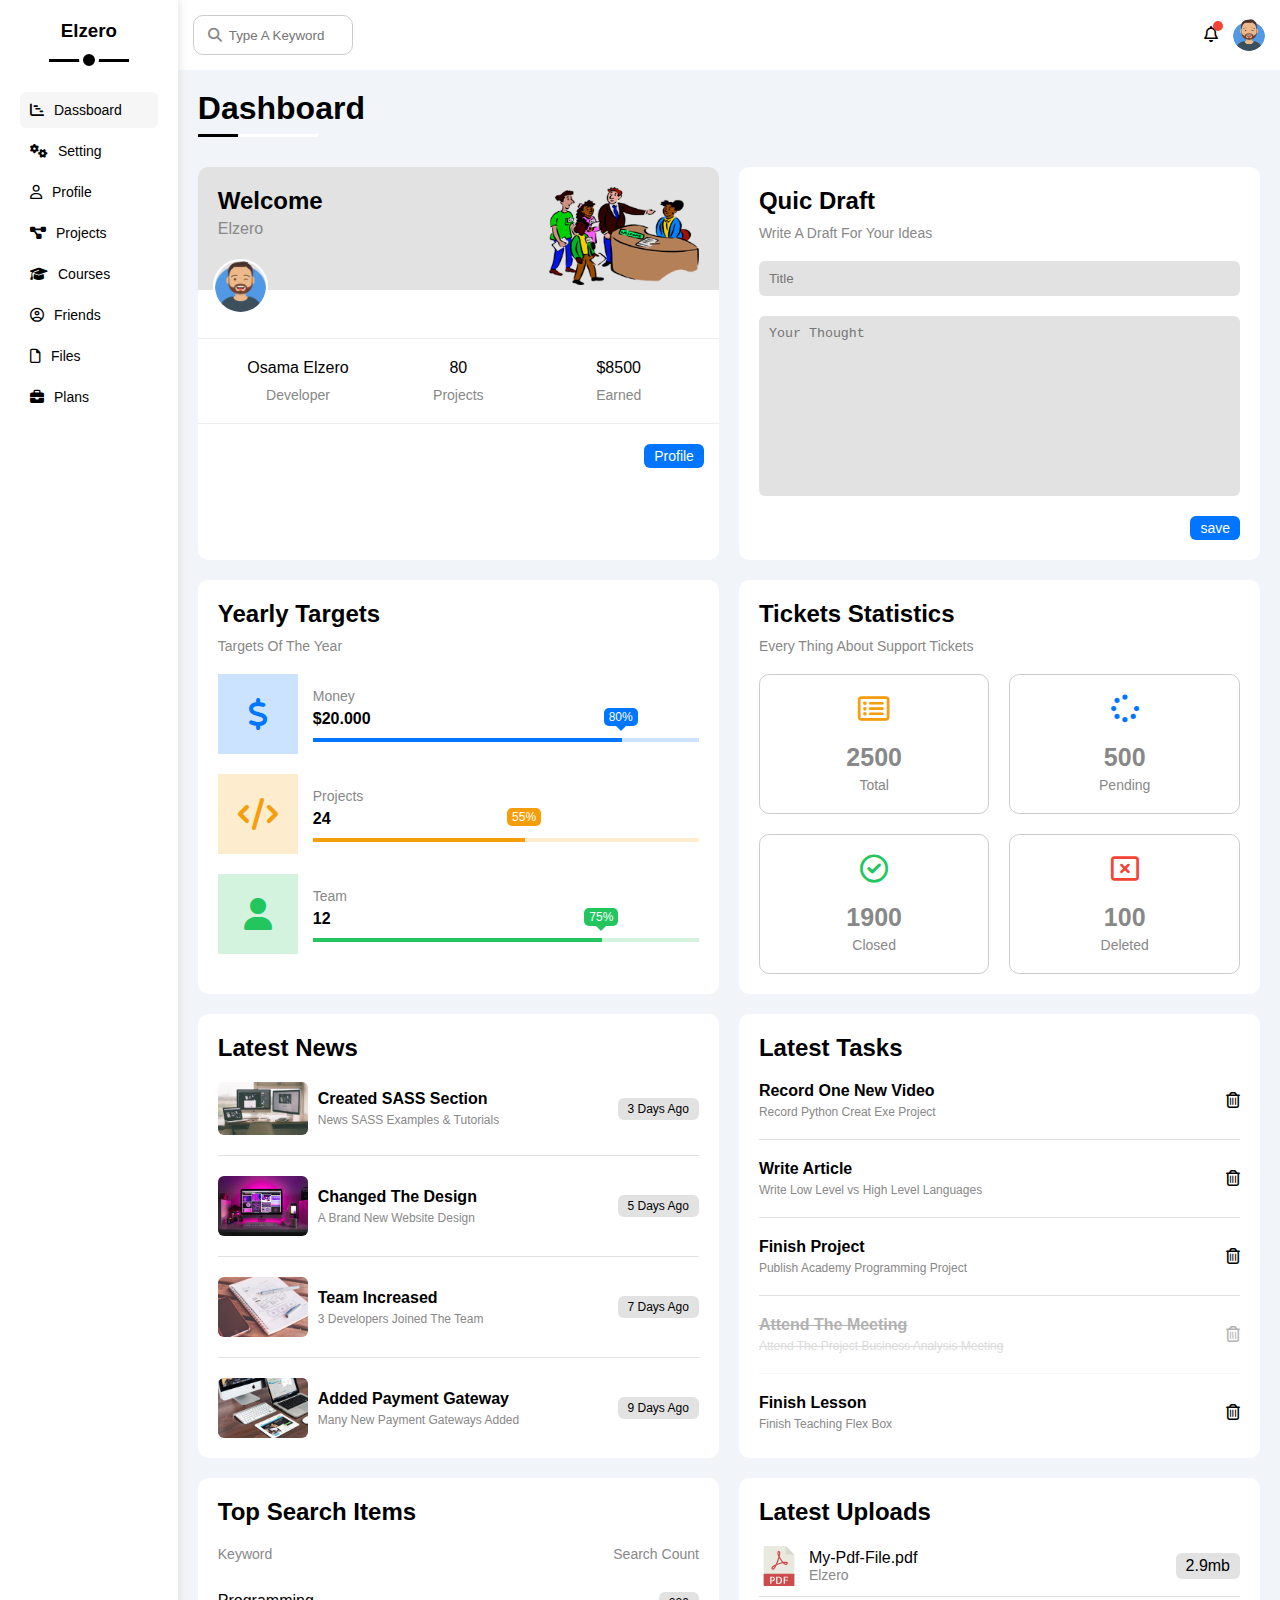
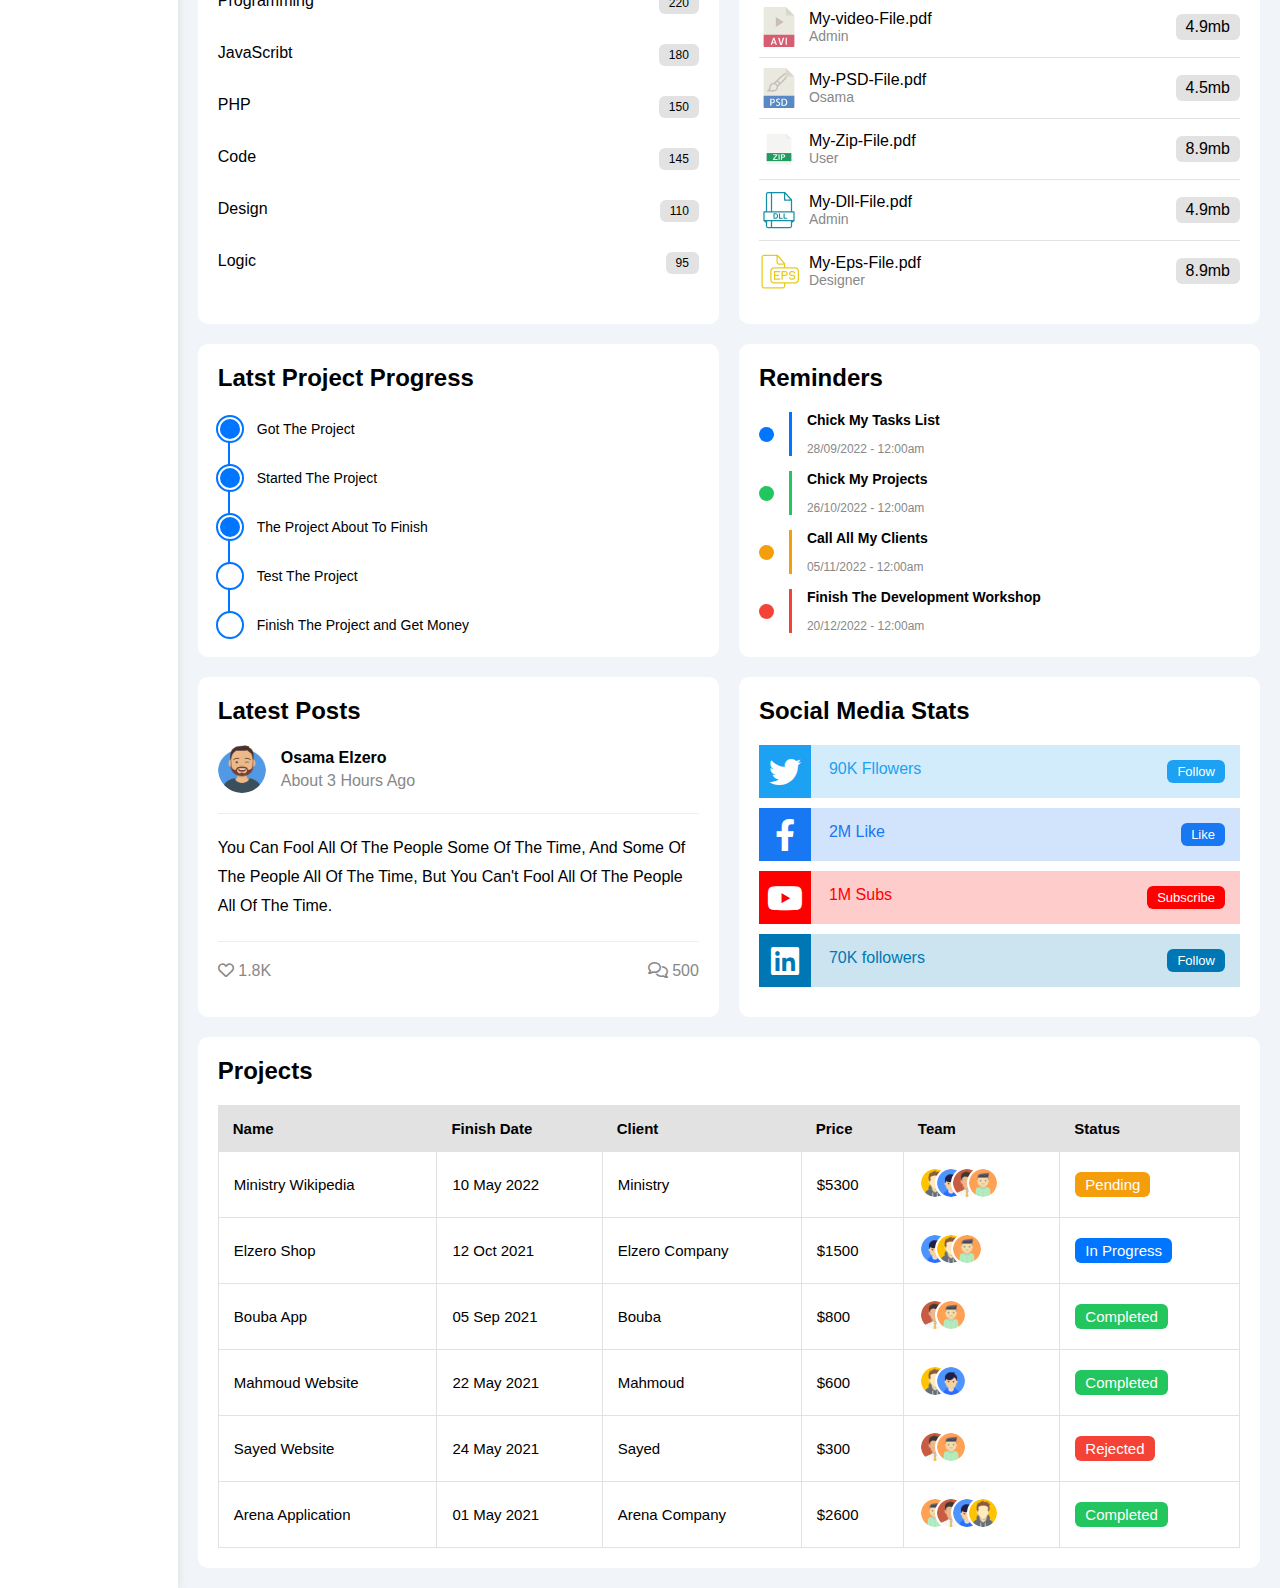
<file: index.html>
<!DOCTYPE html>
<html lang="en">
<head>
    <meta charset="UTF-8">
    <meta http-equiv="X-UA-Compatible" content="IE=edge">
    <meta name="viewport" content="width=device-width, initial-scale=1.0">
    <link rel="stylesheet" href="css/all.min.css">
    <link rel="stylesheet" href="css/framework.css">
    <link rel="stylesheet" href="css/master.css">
    <title>Dashboard</title>
    <link rel="preconnect" href="https://fonts.googleapis.com">
    <link rel="preconnect" href="https://fonts.gstatic.com" crossorigin>
    <link href="https://fonts.googleapis.com/css2?family=Open+Sans:ital,wght@0,500;1,300&display=swap" rel="stylesheet">
</head>
<body>
    <div class="page d-flex">
        <div class="sidebar w-200 box-shadow bg-white p-20 p-rel">
            <h3 class="p-rel txt-c mt-0 mb-50">Elzero</h3>
            <ul>
                <li>
                    <a class="active mb-5 d-flex align-center fs-14 c-black rad-6 p-10 trans" href="index.html">
                        <i class="fa-solid fa-chart-gantt"></i>
                        <span class="ml-10 fs-14">Dassboard</span>
                    </a>
                </li>
                <li>
                    <a class="mb-5 d-flex align-center fs-14 c-black rad-6 p-10 trans" href="setting.html">
                        <i class="fa-solid fa-gears"></i>
                        <span>Setting</span>
                    </a>
                </li>
                <li>
                    <a class="mb-5 d-flex align-center fs-14 c-black rad-6 p-10 trans" href="profile.html">
                        <i class="fa-regular fa-user"></i>
                        <span>Profile</span>
                    </a>
                </li>
                <li>
                    <a class="mb-5 d-flex align-center fs-14 c-black rad-6 p-10 trans" href="projects.html">
                        <i class="fa-solid fa-diagram-project"></i>
                        <span>Projects</span>
                    </a>
                </li>
                <li>
                    <a class="mb-5 d-flex align-center fs-14 c-black rad-6 p-10 trans" href="courses.html">
                        <i class="fa-solid fa-graduation-cap"></i>
                        <span>Courses</span>
                    </a>
                </li>
                <li>
                    <a class="mb-5 d-flex align-center fs-14 c-black rad-6 p-10 trans" href="friends.html">
                        <i class="fa-regular fa-circle-user"></i>
                        <span>Friends</span>
                    </a>
                </li>
                <li>
                    <a class="mb-5 d-flex align-center fs-14 c-black rad-6 p-10 trans" href="files.html">
                        <i class="fa-regular fa-file"></i>
                        <span>Files</span>
                    </a>
                </li>
                <li>
                    <a class="mb-5 d-flex align-center fs-14 c-black rad-6 p-10 trans" href="plans.html">
                        <i class="fa-solid fa-briefcase"></i>
                        <span>Plans</span>
                    </a>
                </li>
            </ul>
        </div>
        <div class="content w-full bg-all">
            <!-- Start Head  -->
            <div class="head bg-white p-15 d-flex between-flex">
                <div class="search p-rel">
                    <input class="p-10 border" type="search" placeholder="Type A Keyword">
                </div>
                <div class="icons d-flex align-center">
                    <span class="notification p-rel">
                        <i class="fa-regular fa-bell"></i>
                    </span>
                    <img src="imgs/Avatar.png" alt="">
                </div>
            </div>
            <!-- End Head  -->
            <h1 id="#dashboard" class="p-rel">Dashboard</h1>
            <div class="wrapper d-grid-450 gap-20 ml-20 mr-20 d-grid-mobile">
                <div class="welcome bg-white overflow-hid rad-10 block-mobile txt-c-mobile">
                    <div class="intro d-flex between-flex bg-gray p-20 txt-c-mobile block-mobile">
                        <div>
                            <h2 class="m-0 ">Welcome</h2>
                            <p class="c-gray mt-5">Elzero</p>
                        </div>
                        <img class="hide-mobile" src="imgs/welcome.png" alt="">
                    </div>
                    <img src="imgs/Avatar.png" alt="" class="avatar">
                    <div class="body d-flex between-flex mt-20 mb-20 txt-c p-20 block-mobile bt bb">
                        <div> Osama Elzero <span class="c-gray fs-14 d-block mt-10">Developer</span> </div>
                        <div> 80 <span class="c-gray fs-14 d-block mt-10">Projects</span> </div>
                        <div> $8500 <span class="c-gray fs-14 d-block mt-10">Earned</span> </div>
                    </div>
                    <a href="profile.html" class="visit trans hover-b d-block fs-14 bg-blue c-white w-fit btn-shape">Profile</a>
                </div>
                <div class="quic-draft bg-white p-20 rad-10">
                    <h2 class="mt-0 mb-10"> Quic Draft</h2>
                    <p class="mt-0 mb-20 fs-14 c-gray">Write A Draft For Your Ideas</p>
                    <form action="">
                        <input class="bg-gray rad-6 d-block no-border p-10 w-full mb-20" type="text" placeholder="Title" >
                        <textarea class="bg-gray rad-6 d-block no-border p-10 w-full mb-20" placeholder="Your Thought"></textarea>
                        <input class="save trans pointer ml-auto d-block no-border bg-blue c-white w-fit fs-14 btn-shape hover-b" type="submit" value="save">
                    </form>
                </div>
                <!-- Start Tagrets -->
                <div class="targets bg-white p-20 rad-10">
                    <h2 class="mt-0 mb-10" >Yearly Targets</h2>
                    <p class="mt-0 mb-20 fs-14 c-gray">Targets Of The Year</p>
                    <div class="target-row mb-20 money d-flex align-center">
                        <div class="icon center-flex">
                            <i class="fa-solid fa-dollar-sign fa-2x c-blue"></i>
                        </div>
                        <div class="details">
                            <span class="money fs-14 c-gray">Money</span>
                            <span class="d-block mt-5 mb-10 fw-bold" >$20.000</span>
                            <div class="progress money p-rel">
                                <span class="bg-blue money" style="width: 80%"><span class="bg-blue">80%</span></span>
                            </div>
                        </div>
                    </div>
                    <div class="target-row mb-20 projects d-flex align-center">
                        <div class="icon center-flex">
                            <i class="fa-solid fa-code fa-2x c-orange "></i>
                        </div>
                        <div class="details">
                            <span class="projects fs-14 c-gray">Projects</span>
                            <span class="d-block mt-5 mb-10 fw-bold" >24</span>
                            <div class="progress projects p-rel">
                                <span class="bg-orange projects" style="width: 55%"><span class="bg-orange">55%</span></span>
                            </div>
                        </div>
                    </div>
                    <div class="target-row mb-20 team d-flex align-center">
                        <div class="icon center-flex">
                            <i class="fa-solid fa-user fa-2x c-green"></i>
                        </div>
                        <div class="details">
                            <span class="team fs-14 c-gray">Team</span>
                            <span class="d-block mt-5 mb-10 fw-bold" >12</span>
                            <div class="progress team p-rel">
                                <span class="bg-green team" style="width: 75%"><span class="bg-green">75%</span></span>
                            </div>
                        </div>
                    </div>
                </div>
                <!-- End Tagrets -->
                <!-- Start Tickets Statistic -->
                <div class="tickets bg-white p-20 rad-10">
                    <h2 class="mt-0 mb-10" >Tickets Statistics</h2>
                    <p class="mt-0 mb-20 fs-14 c-gray">Every Thing About Support Tickets</p>
                    <div class="d-flex txt-c gap-20 wrap">
                        <div class="box p-20 rad-10 fs-14 c-gray">
                            <i class="fa-regular fa-rectangle-list fa-2x mb-20 c-orange"></i>
                            <span class="d-block mb-5 fw-bold fs-25">2500</span>
                            Total
                        </div>
                        <div class="box p-20 rad-10 fs-14 c-gray">
                            <i class="fa-solid fa-spinner fa-2x mb-20 c-blue"></i>
                            <span class="d-block mb-5 fw-bold fs-25">500</span>
                            Pending
                        </div>
                        <div class="box p-20 rad-10 fs-14 c-gray">
                            <i class="fa-regular fa-circle-check fa-2x mb-20 c-green"></i>
                            <span class="d-block mb-5 fw-bold fs-25">1900</span>
                            Closed
                        </div>
                        <div class="box p-20 rad-10 fs-14 c-gray">
                            <i class="fa-regular fa-rectangle-xmark fa-2x mb-20 c-red"></i>
                            <span class="d-block mb-5 fw-bold fs-25">100</span>
                            Deleted
                        </div>
                    </div>
                </div>
                <!-- End Tickets Statistic -->
                <!-- Start Latest News -->
                <div class="lastest-news p-20 bg-white rad-10">
                    <h2 class="mt-0 mb-20">Latest News</h2>
                    <div class="row d-flex align-center txt-c-mobile">
                        <img class="rad-6 mr-10" src="imgs/news1.jpg" alt="">
                        <div class="info flex-one align-center">
                            <h3 class="m-0 fs-16">Created SASS Section</h3>
                            <p class="mt-5 mb-0 c-gray fs-12">News SASS Examples & Tutorials</p>
                        </div>
                        <div class="label btn-shape fs-12 bg-gray">3 Days Ago</div>
                    </div>
                    <div class="row d-flex align-center txt-c-mobile">
                        <img class="rad-6 mr-10" src="imgs/news2.jpg" alt="">
                        <div class="info flex-one align-center">
                            <h3 class="m-0 fs-16">Changed The Design</h3>
                            <p class="mt-5 mb-0 c-gray fs-12">A Brand New Website Design</p>
                        </div>
                        <div class="label btn-shape fs-12 bg-gray">5 Days Ago</div>
                    </div>
                    <div class="row d-flex align-center txt-c-mobile">
                        <img class="rad-6 mr-10" src="imgs/news3.jpg" alt="">
                        <div class="info flex-one align-center">
                            <h3 class="m-0 fs-16">Team Increased</h3>
                            <p class="mt-5 mb-0 c-gray fs-12">3 Developers Joined The Team</p>
                        </div>
                        <div class="label btn-shape fs-12 bg-gray">7 Days Ago</div>
                    </div>
                    <div class="row d-flex align-center txt-c-mobile">
                        <img class="rad-6 mr-10" src="imgs/news4.jpg" alt="">
                        <div class="info flex-one align-center">
                            <h3 class="m-0 fs-16">Added Payment Gateway</h3>
                            <p class="mt-5 mb-0 c-gray fs-12">Many New Payment Gateways Added</p>
                        </div>
                        <div class="label btn-shape fs-12 bg-gray">9 Days Ago</div>
                    </div>
                </div>
                <!-- End Latest News -->
                <!-- Start Latest Tasks -->
                <div class="latest-tasks p-20 bg-white rad-10">
                    <h2 class="mt-0 mb-20">Latest Tasks</h2>
                    <div class="row d-flex align-center">
                        <div class="info align-center">
                            <h3 class="m-0 fs-16">Record One New Video</h3>
                            <p class="mt-5 mb-0 c-gray fs-12">Record Python Creat Exe Project</p>
                        </div>
                        <div class="icon">
                            <i class="fa-regular fa-trash-can"></i>
                        </div>
                    </div>
                    <div class="row d-flex align-center">
                        <div class="info align-center">
                            <h3 class="m-0 fs-16">Write Article</h3>
                            <p class="mt-5 mb-0 c-gray fs-12">Write Low Level vs High Level Languages</p>
                        </div>
                        <div class="icon">
                            <i class="fa-regular fa-trash-can"></i>
                        </div>
                    </div>
                    <div class="row d-flex align-center">
                        <div class="info align-center">
                            <h3 class="m-0 fs-16">Finish Project</h3>
                            <p class="mt-5 mb-0 c-gray fs-12">Publish Academy Programming Project</p>
                        </div>
                        <div class="icon">
                            <i class="fa-regular fa-trash-can"></i>
                        </div>
                    </div>
                    <div class="row d-flex align-center done">
                        <div class="info align-center">
                            <h3 class="m-0 fs-16">Attend The Meeting</h3>
                            <p class="mt-5 mb-0 c-gray fs-12">Attend The Project Business Analysis Meeting</p>
                        </div>
                        <div class="icon">
                            <i class="fa-regular fa-trash-can"></i>
                        </div>
                    </div>
                    <div class="row d-flex align-center">
                        <div class="info align-center">
                            <h3 class="m-0 fs-16">Finish Lesson</h3>
                            <p class="mt-5 mb-0 c-gray fs-12">Finish Teaching Flex Box</p>
                        </div>
                        <div class="icon">
                            <i class="fa-regular fa-trash-can"></i>
                        </div>
                    </div>
                </div>
                <!-- End Latest Tasks -->
                <!-- Start Top Search  -->
                <div class="top-search p-20 bg-white rad-10">
                    <h2 class="m-0 mb-20">Top Search Items</h2>
                    <div class="items-head mb-20 pad-b10 d-flex between-flex">
                        <span class="c-gray fs-14">Keyword</span>
                        <span class="c-gray fs-14">Search Count</span>
                    </div>
                    <div class="items mb-20 pad-b10 d-flex between-flex">
                        <span>Programming</span>
                        <span class="fs-12 btn-shape bg-gray">220</span>
                    </div>
                    <div class="items mb-20 pad-b10 d-flex between-flex">
                        <span>JavaScribt</span>
                        <span class="fs-12 btn-shape bg-gray">180</span>
                    </div>
                    <div class="items mb-20 pad-b10 d-flex between-flex">
                        <span>PHP</span>
                        <span class="fs-12 btn-shape bg-gray">150</span>
                    </div>
                    <div class="items mb-20 pad-b10 d-flex between-flex">
                        <span>Code</span>
                        <span class="fs-12 btn-shape bg-gray">145</span>
                    </div>
                    <div class="items mb-20 pad-b10 d-flex between-flex">
                        <span>Design</span>
                        <span class="fs-12 btn-shape bg-gray">110</span>
                    </div>
                    <div class="items mb-20 pad-b10 d-flex between-flex">
                        <span>Logic</span>
                        <span class="fs-12 btn-shape bg-gray">95</span>
                    </div>
                </div>
                <!-- End Top Search  -->
                <!-- Start Latest Upload -->
                <div class="latest-uploads p-20 bg-white rad-10">
                    <h2 class="m-0 mb-20">Latest Uploads</h2>
                    <div class="uploads d-flex pad-b10 align-center">
                        <img class="mr-10" src="imgs/pdf.svg" alt="pdf">
                        <div class="">
                            <span class="d-block fs-16">My-Pdf-File.pdf</span>
                            <span class="d-block fs-14 c-gray">Elzero</span>
                        </div>
                        <div class="size btn-shape bg-gray">2.9mb</div>
                    </div>
                    <div class="uploads d-flex pad-b10 align-center">
                        <img class="mr-10" src="imgs/avi.svg" alt="pdf">
                        <div class="">
                            <span class="d-block fs-16">My-video-File.pdf</span>
                            <span class="d-block fs-14 c-gray">Admin</span>
                        </div>
                        <div class="size btn-shape bg-gray">4.9mb</div>
                    </div>
                    <div class="uploads d-flex pad-b10 align-center">
                        <img class="mr-10" src="imgs/psd.svg" alt="pdf">
                        <div class="">
                            <span class="d-block fs-16">My-PSD-File.pdf</span>
                            <span class="d-block fs-14 c-gray">Osama</span>
                        </div>
                        <div class="size btn-shape bg-gray">4.5mb</div>
                    </div>
                    <div class="uploads d-flex pad-b10 align-center">
                        <img class="mr-10" src="imgs/zip.svg" alt="pdf">
                        <div class="">
                            <span class="d-block fs-16">My-Zip-File.pdf</span>
                            <span class="d-block fs-14 c-gray">User</span>
                        </div>
                        <div class="size btn-shape bg-gray">8.9mb</div>
                    </div>
                    <div class="uploads d-flex pad-b10 align-center">
                        <img class="mr-10" src="imgs/dll.svg" alt="pdf">
                        <div class="">
                            <span class="d-block fs-16">My-Dll-File.pdf</span>
                            <span class="d-block fs-14 c-gray">Admin</span>
                        </div>
                        <div class="size btn-shape bg-gray">4.9mb</div>
                    </div>
                    <div class="uploads d-flex pad-b10 align-center">
                        <img class="mr-10" src="imgs/eps.svg" alt="pdf">
                        <div class="">
                            <span class="d-block fs-16">My-Eps-File.pdf</span>
                            <span class="d-block fs-14 c-gray">Designer</span>
                        </div>
                        <div class="size btn-shape bg-gray">8.9mb</div>
                    </div>
                </div>
                <!-- End Latest Upload -->
                <!-- Start Latest Project Progress  -->
                <div class="last-project p-20 bg-white rad-10 p-rel">
                    <h2 class="m-0 mb-20">Latst Project Progress</h2>
                    <ul class="m-0 p-rel">
                        <li class="mt-25 d-flex align-center fs-14 done">Got The Project</li>
                        <li class="mt-25 d-flex align-center fs-14 done">Started The Project</li>
                        <li class="mt-25 d-flex align-center fs-14 done">The Project About To Finish</li>
                        <li class="mt-25 d-flex align-center fs-14 current">Test The Project</li>
                        <li class="mt-25 d-flex align-center fs-14">Finish The Project and Get Money</li>
                    </ul>
                </div>
                <!-- End Latest Project Progress  -->
                <!-- Start Reminders -->
                <div class="reminders p-20 bg-white rad-10 p-rel">
                    <h2 class="m-0 mb-20">Reminders</h2>
                    <ul class="m-0 p-rel">
                        <li class="d-flex align-center mt-15">
                            <span class="key bg-blue mr-15"></span>
                            <div class="pad-l15 blue">
                            <p class="fs-14 fw-bold mt-0 d-blcok">Chick My Tasks List</p>
                            <span class="c-gray fs-12 d-block">28/09/2022 - 12:00am</span>
                            </div>
                        </li>
                        <li class="d-flex align-center mt-15">
                            <span class="key bg-green mr-15"></span>
                            <div class="pad-l15 green">
                            <p class="fs-14 fw-bold mt-0 d-blcok">Chick My Projects</p>
                            <span class="c-gray fs-12 d-block">26/10/2022 - 12:00am</span>
                            </div>
                        </li>
                        <li class="d-flex align-center mt-15">
                            <span class="key bg-orange mr-15"></span>
                            <div class="pad-l15 orange">
                            <p class="fs-14 fw-bold mt-0 d-blcok">Call All My Clients</p>
                            <span class="c-gray fs-12 d-block">05/11/2022 - 12:00am</span>
                            </div>
                        </li>
                        <li class="d-flex align-center mt-15">
                            <span class="key bg-red mr-15"></span>
                            <div class="pad-l15 red">
                            <p class="fs-14 fw-bold mt-0 d-blcok">Finish The Development Workshop</p>
                            <span class="c-gray fs-12 d-block">20/12/2022 - 12:00am</span>
                            </div>
                        </li>

                    </ul>
                </div>
                <!-- End Reminders -->
                <!-- Start Latest Posts -->
                <div class="latest-posts p-20 bg-white rad-10">
                    <h2 class="m-0">Latest Posts</h2>
                    <div class="d-flex mt-20 align-center pad-b20 bb">
                        <img class="avatar w-48 mr-15" src="imgs/Avatar.png" alt="">
                        <div>
                            <span class="d-block mb-5 fw-bold">Osama Elzero</span>
                            <span class="c-gray">About 3 Hours Ago</span>
                        </div>
                    </div>
                    <div class="post-content pad-t20 pad-b20 txt-capitalize txt-18 bb mb-20 txt-c-mobile">
                        You can fool all of the people some of the time, and some of the people all of the time, but you can't fool all of the people all of the time.
                    </div>
                    <div class="post-stats d-flex between-flex c-gray">
                        <div>
                            <i class="fa-regular fa-heart"></i>
                            <span>1.8K</span>
                        </div>
                        <div>
                            <i class="fa-regular fa-comments"></i>
                            <span>500</span>
                        </div>
                    </div>
                </div>
                <!-- End Latest Posts -->
                <!-- Start Social Media Statistic -->
                <div class="social-media p-20 bg-white rad-10">
                    <h2 class="m-0 mb-20">Social Media Stats</h2>
                    <div class="box twitter pad-15 mb-10 d-flex between-flex p-rel">
                        <i class="fa-brands fa-twitter fa-2x c-white h-full center-flex"></i>
                        <span>90K Fllowers</span>
                        <a href="#" class="btn-shape c-white fs-13">Follow</a>
                    </div>
                    <div class="box facebook pad-15 mb-10 d-flex between-flex p-rel">
                        <i class="fa-brands fa-facebook-f fa-2x c-white h-full center-flex"></i>
                        <span>2M Like</span>
                        <a href="#" class="btn-shape c-white fs-13">Like</a>
                    </div>
                    <div class="box youtube pad-15 mb-10 d-flex between-flex p-rel">
                        <i class="fa-brands fa-youtube fa-2x c-white h-full center-flex"></i>
                        <span>1M Subs</span>
                        <a href="#" class="btn-shape c-white fs-13">Subscribe</a>
                    </div>
                    <div class="box linkedin pad-15 mb-10 d-flex between-flex p-rel">
                        <i class="fa-brands fa-linkedin fa-2x c-white h-full center-flex"></i>
                        <span>70K followers</span>
                        <a href="#" class="btn-shape c-white fs-13">Follow</a>
                    </div>
                </div>
                <!-- End Social Media Statistic -->
            </div>
            <!-- Start Project Table -->
            <div class="projects bg-white p-20 rad-10 m-20 m-mobile">
                <h2 class="m-0 mb-20">Projects</h2>
                <div class="table-responsive">
                    <table class="fs-15 w-full">
                        <thead>
                            <tr class="">
                                <td>Name</td>
                                <td>Finish Date</td>
                                <td>Client</td>
                                <td>Price</td>
                                <td>Team</td>
                                <td>Status</td>
                            </tr>
                        </thead>
                        <tbody>
                            <tr>
                                <td>Ministry Wikipedia</td>
                                <td>10 May 2022</td>
                                <td>Ministry</td>
                                <td>$5300</td>
                                <td>
                                    <img src="imgs/team1.png" alt="">
                                    <img src="imgs/team2.png" alt="">
                                    <img src="imgs/team3.png" alt="">
                                    <img src="imgs/team4.png" alt="">
                                </td>
                                <td>
                                    <span class="label c-white bg-orange btn-shape">Pending</span>
                                </td>
                            </tr>
                            <tr>
                                <td>Elzero Shop</td>
                                <td>12 Oct 2021</td>
                                <td>Elzero Company</td>
                                <td>$1500</td>
                                <td>
                                    <img src="imgs/team2.png" alt="">
                                    <img src="imgs/team1.png" alt="">
                                    <img src="imgs/team4.png" alt="">
                                </td>
                                <td>
                                    <span class="label c-white bg-blue btn-shape">In Progress</span>
                                </td>
                            </tr>
                            <tr>
                                <td>Bouba App</td>
                                <td>05 Sep 2021</td>
                                <td>Bouba</td>
                                <td>$800</td>
                                <td>
                                    <img src="imgs/team3.png" alt="">
                                    <img src="imgs/team4.png" alt="">
                                </td>
                                <td>
                                    <span class="label c-white bg-green btn-shape">Completed</span>
                                </td>
                            </tr>
                            <tr>
                                <td>Mahmoud Website</td>
                                <td>22 May 2021</td>
                                <td>Mahmoud</td>
                                <td>$600</td>
                                <td>
                                    <img src="imgs/team1.png" alt="">
                                    <img src="imgs/team2.png" alt="">
                                </td>
                                <td>
                                    <span class="label c-white bg-green btn-shape">Completed</span>
                                </td>
                            </tr>
                            <tr>
                                <td>Sayed Website</td>
                                <td>24 May 2021</td>
                                <td>Sayed</td>
                                <td>$300</td>
                                <td>
                                    <img src="imgs/team3.png" alt="">
                                    <img src="imgs/team4.png" alt="">
                                </td>
                                <td>
                                    <span class="label c-white bg-red btn-shape">Rejected</span>
                                </td>
                            </tr>
                            <tr>
                                <td>Arena Application</td>
                                <td>01 May 2021</td>
                                <td>Arena Company</td>
                                <td>$2600</td>
                                <td>
                                    <img src="imgs/team4.png" alt="">
                                    <img src="imgs/team3.png" alt="">
                                    <img src="imgs/team2.png" alt="">
                                    <img src="imgs/team1.png" alt="">
                                </td>
                                <td>
                                    <span class="label c-white bg-green btn-shape">Completed</span>
                                </td>
                            </tr>
                        </tbody>
                    </table>
                </div>
                </div>
                <!-- End Project Table -->
            </div>
        </div>
    </div>
</body>
</html>
</file>
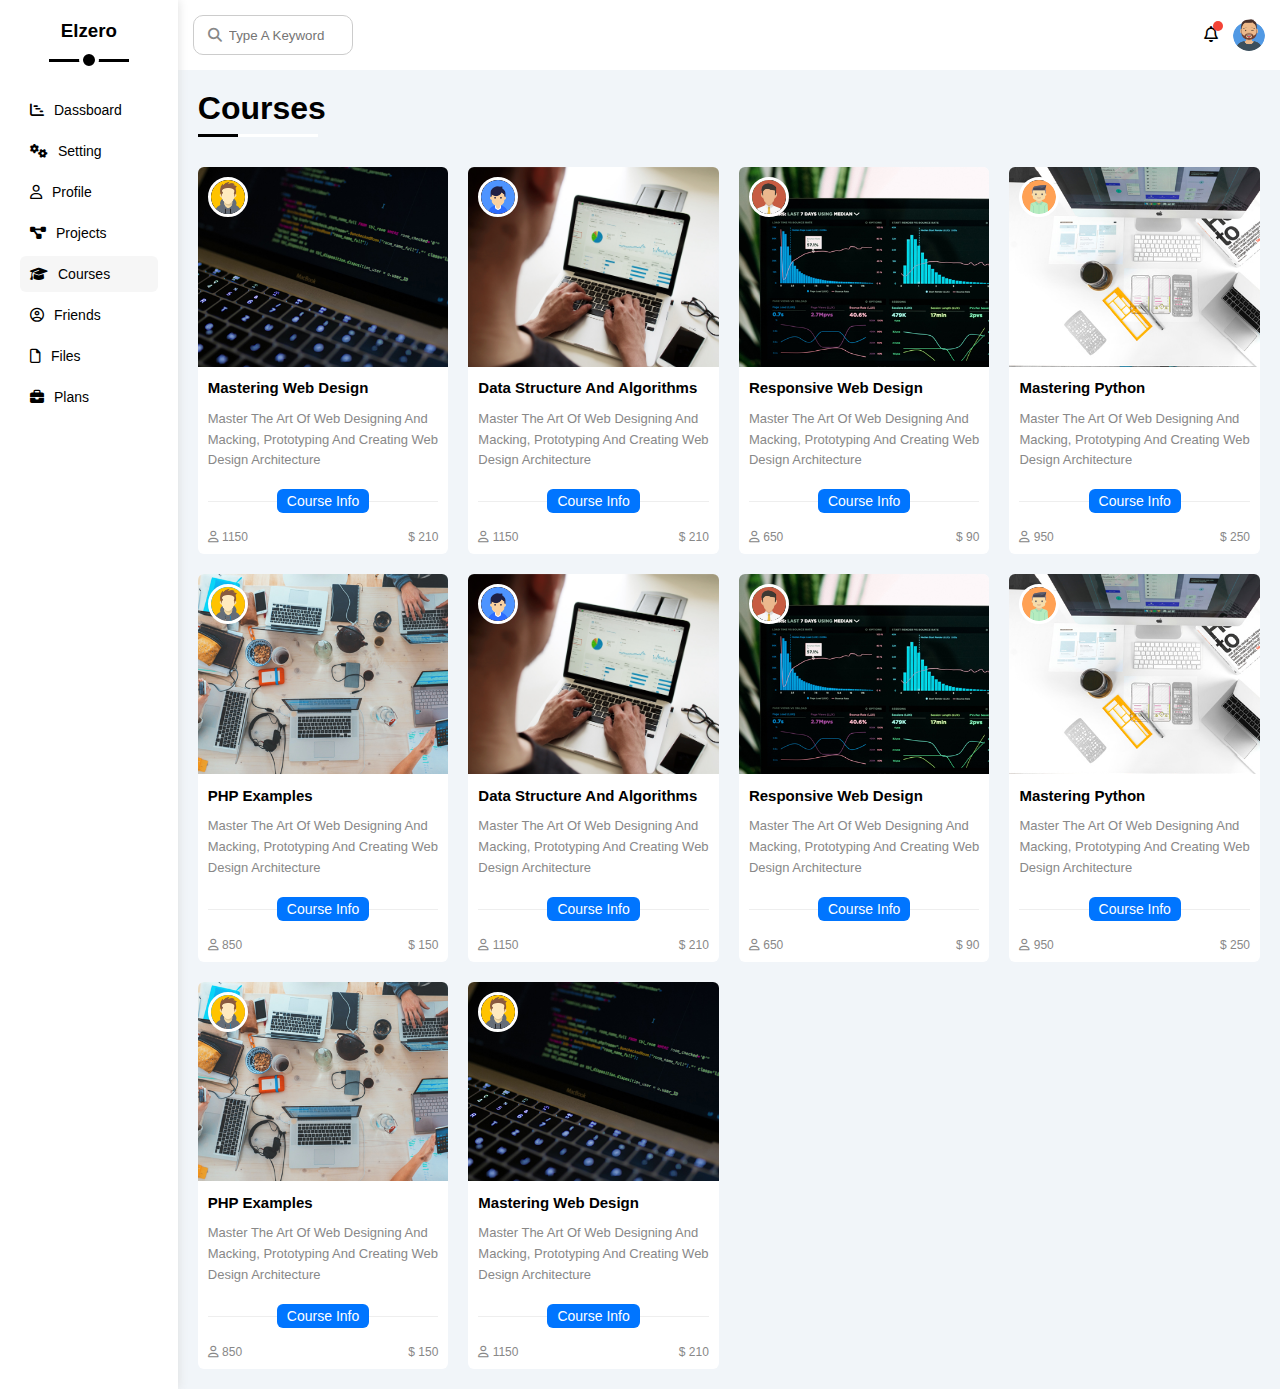
<file: courses.html>
<!DOCTYPE html>
<html lang="en">
<head>
    <meta charset="UTF-8">
    <meta http-equiv="X-UA-Compatible" content="IE=edge">
    <meta name="viewport" content="width=device-width, initial-scale=1.0">
    <link rel="stylesheet" href="css/all.min.css">
    <link rel="stylesheet" href="css/framework.css">
    <link rel="stylesheet" href="css/master.css">
    <title>Courses</title>
    <link rel="preconnect" href="https://fonts.googleapis.com">
    <link rel="preconnect" href="https://fonts.gstatic.com" crossorigin>
    <link href="https://fonts.googleapis.com/css2?family=Open+Sans:ital,wght@0,500;1,300&display=swap" rel="stylesheet">
</head>
<body>
    <div class="page d-flex">
        <div class="sidebar w-200 box-shadow bg-white p-20 p-rel">
            <h3 class="p-rel txt-c mt-0 mb-50">Elzero</h3>
            <ul>
                <li>
                    <a class="mb-5 d-flex align-center fs-14 c-black rad-6 p-10 trans" href="index.html">
                        <i class="fa-solid fa-chart-gantt"></i>
                        <span class="ml-10 fs-14">Dassboard</span>
                    </a>
                </li>
                <li>
                    <a class="mb-5 d-flex align-center fs-14 c-black rad-6 p-10 trans" href="setting.html">
                        <i class="fa-solid fa-gears"></i>
                        <span>Setting</span>
                    </a>
                </li>
                <li>
                    <a class="mb-5 d-flex align-center fs-14 c-black rad-6 p-10 trans" href="profile.html">
                        <i class="fa-regular fa-user"></i>
                        <span>Profile</span>
                    </a>
                </li>
                <li>
                    <a class="mb-5 d-flex align-center fs-14 c-black rad-6 p-10 trans" href="projects.html">
                        <i class="fa-solid fa-diagram-project"></i>
                        <span>Projects</span>
                    </a>
                </li>
                <li>
                    <a class="active mb-5 d-flex align-center fs-14 c-black rad-6 p-10 trans" href="courses.html">
                        <i class="fa-solid fa-graduation-cap"></i>
                        <span>Courses</span>
                    </a>
                </li>
                <li>
                    <a class="mb-5 d-flex align-center fs-14 c-black rad-6 p-10 trans" href="friends.html">
                        <i class="fa-regular fa-circle-user"></i>
                        <span>Friends</span>
                    </a>
                </li>
                <li>
                    <a class="mb-5 d-flex align-center fs-14 c-black rad-6 p-10 trans" href="files.html">
                        <i class="fa-regular fa-file"></i>
                        <span>Files</span>
                    </a>
                </li>
                <li>
                    <a class="mb-5 d-flex align-center fs-14 c-black rad-6 p-10 trans" href="plans.html">
                        <i class="fa-solid fa-briefcase"></i>
                        <span>Plans</span>
                    </a>
                </li>
            </ul>
        </div>
        <div class="content w-full bg-all">
            <!-- Start Head  -->
            <div class="head bg-white p-15 d-flex between-flex">
                <div class="search p-rel">
                    <input class="p-10 border" type="search" placeholder="Type A Keyword">
                </div>
                <div class="icons d-flex align-center">
                    <span class="notification p-rel">
                        <i class="fa-regular fa-bell"></i>
                    </span>
                    <img src="imgs/Avatar.png" alt="">
                </div>
            </div>
            <!-- End Head  -->
            <!-- Start Projects Page -->
            <h1 class="p-rel txt-capitalize">courses</h1>
            <div class="courses-page d-grid-250 gap-20 m-20 m-mobile">
                <div class="course bg-white rad-6 overflow-hid">
                    <div class="top p-rel h-200 overflow-hid">
                        <a href="#"><img class="w-300 hover" src="imgs/course-01.jpg" alt=""></a>
                        <a href="#"><img class="avatar w-40 hover border-white p-abs top-10 left-10" src="imgs/team1.png" alt=""></a>
                    </div>
                    <div class="ml-10 mr-10 pad-b30 bb">
                        <h2 class="txt-capitalize fs-15">Mastering web design</h2>
                        <p class="m-0 txt-capitalize txt-hight c-gray fs-13">master the art of web designing and macking, prototyping and creating web design architecture</p>
                    </div>
                    <div class="info ml-auto mr-auto w-fit">
                        <a href="#" class=""> <span class="trans btn-shape bg-blue c-white fs-14">Course Info</span></a>
                    </div>
                    <div class="footer c-gray fs-12 d-flex between-flex m-10">
                        <div class="">
                            <i class="fa-regular fa-user"></i>
                            1150
                        </div>
                        <div>
                            <span>$</span> <span>210</span>
                        </div>
                    </div>
                </div>
                <div class="course bg-white rad-6 overflow-hid">
                    <div class="top p-rel h-200 overflow-hid">
                        <a href="#"><img class="w-300 hover" src="imgs/course-02.jpg" alt=""></a>
                        <a href="#"><img class="avatar w-40 hover border-white p-abs top-10 left-10" src="imgs/team2.png" alt=""></a>
                    </div>
                    <div class="ml-10 mr-10 pad-b30 bb">
                        <h2 class="txt-capitalize fs-15">data structure and algorithms</h2>
                        <p class="m-0 txt-capitalize txt-hight c-gray fs-13"> master the art of web designing and macking, prototyping and creating web design architecture</p>
                    </div>
                    <div class="info ml-auto mr-auto w-fit">
                        <a href="#" class=""> <span class="trans btn-shape bg-blue c-white fs-14">Course Info</span></a>
                    </div>
                    <div class="footer c-gray fs-12 d-flex between-flex m-10">
                        <div class="">
                            <i class="fa-regular fa-user"></i>
                            1150
                        </div>
                        <div>
                            <span>$</span> <span>210</span>
                        </div>
                    </div>
                </div>
                <div class="course bg-white rad-6 overflow-hid">
                    <div class="top p-rel h-200 overflow-hid">
                        <a href="#"><img class="w-300 hover" src="imgs/course-03.jpg" alt=""></a>
                        <a href="#"><img class="avatar w-40 hover border-white p-abs top-10 left-10" src="imgs/team3.png" alt=""></a>
                    </div>
                    <div class="ml-10 mr-10 pad-b30 bb">
                        <h2 class="txt-capitalize fs-15">responsive web design</h2>
                        <p class="m-0 txt-capitalize txt-hight c-gray fs-13"> master the art of web designing and macking, prototyping and creating web design architecture</p>
                    </div>
                    <div class="info ml-auto mr-auto w-fit">
                        <a href="#" class=""> <span class="trans btn-shape bg-blue c-white fs-14">Course Info</span></a>
                    </div>
                    <div class="footer c-gray fs-12 d-flex between-flex m-10">
                        <div class="">
                            <i class="fa-regular fa-user"></i>
                            650
                        </div>
                        <div>
                            <span>$</span> <span>90</span>
                        </div>
                    </div>
                </div>
                <div class="course bg-white rad-6 overflow-hid">
                    <div class="top p-rel h-200 overflow-hid">
                        <a href="#"><img class="w-300 hover" src="imgs/course-04.jpg" alt=""></a>
                        <a href="#"><img class="avatar w-40 hover border-white p-abs top-10 left-10" src="imgs/team4.png" alt=""></a>
                    </div>
                    <div class="ml-10 mr-10 pad-b30 bb">
                        <h2 class="txt-capitalize fs-15">mastering python</h2>
                        <p class="m-0 txt-capitalize txt-hight c-gray fs-13"> master the art of web designing and macking, prototyping and creating web design architecture</p>
                    </div>
                    <div class="info ml-auto mr-auto w-fit">
                        <a href="#" class=""> <span class="trans btn-shape bg-blue c-white fs-14">Course Info</span></a>
                    </div>
                    <div class="footer c-gray fs-12 d-flex between-flex m-10">
                        <div class="">
                            <i class="fa-regular fa-user"></i>
                            950
                        </div>
                        <div>
                            <span>$</span> <span>250</span>
                        </div>
                    </div>
                </div>
                <div class="course bg-white rad-6 overflow-hid">
                    <div class="top p-rel h-200 overflow-hid">
                        <a href="#"><img class="w-300 hover" src="imgs/course-05.jpg" alt=""></a>
                        <a href="#"><img class="avatar w-40 hover border-white p-abs top-10 left-10" src="imgs/team1.png" alt=""></a>
                    </div>
                    <div class="ml-10 mr-10 pad-b30 bb">
                        <h2 class="txt-capitalize fs-15">PHP examples</h2>
                        <p class="m-0 txt-capitalize txt-hight c-gray fs-13">master the art of web designing and macking, prototyping and creating web design architecture</p>
                    </div>
                    <div class="info ml-auto mr-auto w-fit">
                        <a href="#" class=""> <span class="trans btn-shape bg-blue c-white fs-14">Course Info</span></a>
                    </div>
                    <div class="footer c-gray fs-12 d-flex between-flex m-10">
                        <div class="">
                            <i class="fa-regular fa-user"></i>
                            850
                        </div>
                        <div>
                            <span>$</span> <span>150</span>
                        </div>
                    </div>
                </div>
                <div class="course bg-white rad-6 overflow-hid">
                    <div class="top p-rel h-200 overflow-hid">
                        <a href="#"><img class="w-300 hover" src="imgs/course-02.jpg" alt=""></a>
                        <a href="#"><img class="avatar w-40 hover border-white p-abs top-10 left-10" src="imgs/team2.png" alt=""></a>
                    </div>
                    <div class="ml-10 mr-10 pad-b30 bb">
                        <h2 class="txt-capitalize fs-15">data structure and algorithms</h2>
                        <p class="m-0 txt-capitalize txt-hight c-gray fs-13"> master the art of web designing and macking, prototyping and creating web design architecture</p>
                    </div>
                    <div class="info ml-auto mr-auto w-fit">
                        <a href="#" class=""> <span class="trans btn-shape bg-blue c-white fs-14">Course Info</span></a>
                    </div>
                    <div class="footer c-gray fs-12 d-flex between-flex m-10">
                        <div class="">
                            <i class="fa-regular fa-user"></i>
                            1150
                        </div>
                        <div>
                            <span>$</span> <span>210</span>
                        </div>
                    </div>
                </div>
                <div class="course bg-white rad-6 overflow-hid">
                    <div class="top p-rel h-200 overflow-hid">
                        <a href="#"><img class="w-300 hover" src="imgs/course-03.jpg" alt=""></a>
                        <a href="#"><img class="avatar w-40 hover border-white p-abs top-10 left-10" src="imgs/team3.png" alt=""></a>
                    </div>
                    <div class="ml-10 mr-10 pad-b30 bb">
                        <h2 class="txt-capitalize fs-15">responsive web design</h2>
                        <p class="m-0 txt-capitalize txt-hight c-gray fs-13"> master the art of web designing and macking, prototyping and creating web design architecture</p>
                    </div>
                    <div class="info ml-auto mr-auto w-fit">
                        <a href="#" class=""> <span class="trans btn-shape bg-blue c-white fs-14">Course Info</span></a>
                    </div>
                    <div class="footer c-gray fs-12 d-flex between-flex m-10">
                        <div class="">
                            <i class="fa-regular fa-user"></i>
                            650
                        </div>
                        <div>
                            <span>$</span> <span>90</span>
                        </div>
                    </div>
                </div>
                <div class="course bg-white rad-6 overflow-hid">
                    <div class="top p-rel h-200 overflow-hid">
                        <a href="#"><img class="w-300 hover" src="imgs/course-04.jpg" alt=""></a>
                        <a href="#"><img class="avatar w-40 hover border-white p-abs top-10 left-10" src="imgs/team4.png" alt=""></a>
                    </div>
                    <div class="ml-10 mr-10 pad-b30 bb">
                        <h2 class="txt-capitalize fs-15">mastering python</h2>
                        <p class="m-0 txt-capitalize txt-hight c-gray fs-13"> master the art of web designing and macking, prototyping and creating web design architecture</p>
                    </div>
                    <div class="info ml-auto mr-auto w-fit">
                        <a href="#" class=""> <span class="trans btn-shape bg-blue c-white fs-14">Course Info</span></a>
                    </div>
                    <div class="footer c-gray fs-12 d-flex between-flex m-10">
                        <div class="">
                            <i class="fa-regular fa-user"></i>
                            950
                        </div>
                        <div>
                            <span>$</span> <span>250</span>
                        </div>
                    </div>
                </div>
                <div class="course bg-white rad-6 overflow-hid">
                    <div class="top p-rel h-200 overflow-hid">
                        <a href="#"><img class="w-300 hover" src="imgs/course-05.jpg" alt=""></a>
                        <a href="#"><img class="avatar w-40 hover border-white p-abs top-10 left-10" src="imgs/team1.png" alt=""></a>
                    </div>
                    <div class="ml-10 mr-10 pad-b30 bb">
                        <h2 class="txt-capitalize fs-15">PHP examples</h2>
                        <p class="m-0 txt-capitalize txt-hight c-gray fs-13">master the art of web designing and macking, prototyping and creating web design architecture</p>
                    </div>
                    <div class="info ml-auto mr-auto w-fit">
                        <a href="#" class=""> <span class="trans btn-shape bg-blue c-white fs-14">Course Info</span></a>
                    </div>
                    <div class="footer c-gray fs-12 d-flex between-flex m-10">
                        <div class="">
                            <i class="fa-regular fa-user"></i>
                            850
                        </div>
                        <div>
                            <span>$</span> <span>150</span>
                        </div>
                    </div>
                </div>
                <div class="course bg-white rad-6 overflow-hid">
                    <div class="top p-rel h-200 overflow-hid">
                        <a href="#"><img class="w-300 hover" src="imgs/course-01.jpg" alt=""></a>
                        <a href="#"><a class="" href="#"><img class="avatar hover w-40 border-white p-abs top-10 left-10" src="imgs/team1.png" alt=""></a></a>
                    </div>
                    <div class="ml-10 mr-10 pad-b30 bb">
                        <h2 class="txt-capitalize fs-15">Mastering web design</h2>
                        <p class="m-0 txt-capitalize txt-hight c-gray fs-13">master the art of web designing and macking, prototyping and creating web design architecture</p>
                    </div>
                    <div class="info ml-auto mr-auto w-fit">
                        <a href="#" class=""> <span class="trans btn-shape bg-blue c-white fs-14">Course Info</span></a>
                    </div>
                    <div class="footer c-gray fs-12 d-flex between-flex m-10">
                        <div class="">
                            <i class="fa-regular fa-user"></i>
                            1150
                        </div>
                        <div>
                            <span>$</span> <span>210</span>
                        </div>
                    </div>
                </div>
            </div>
</file>
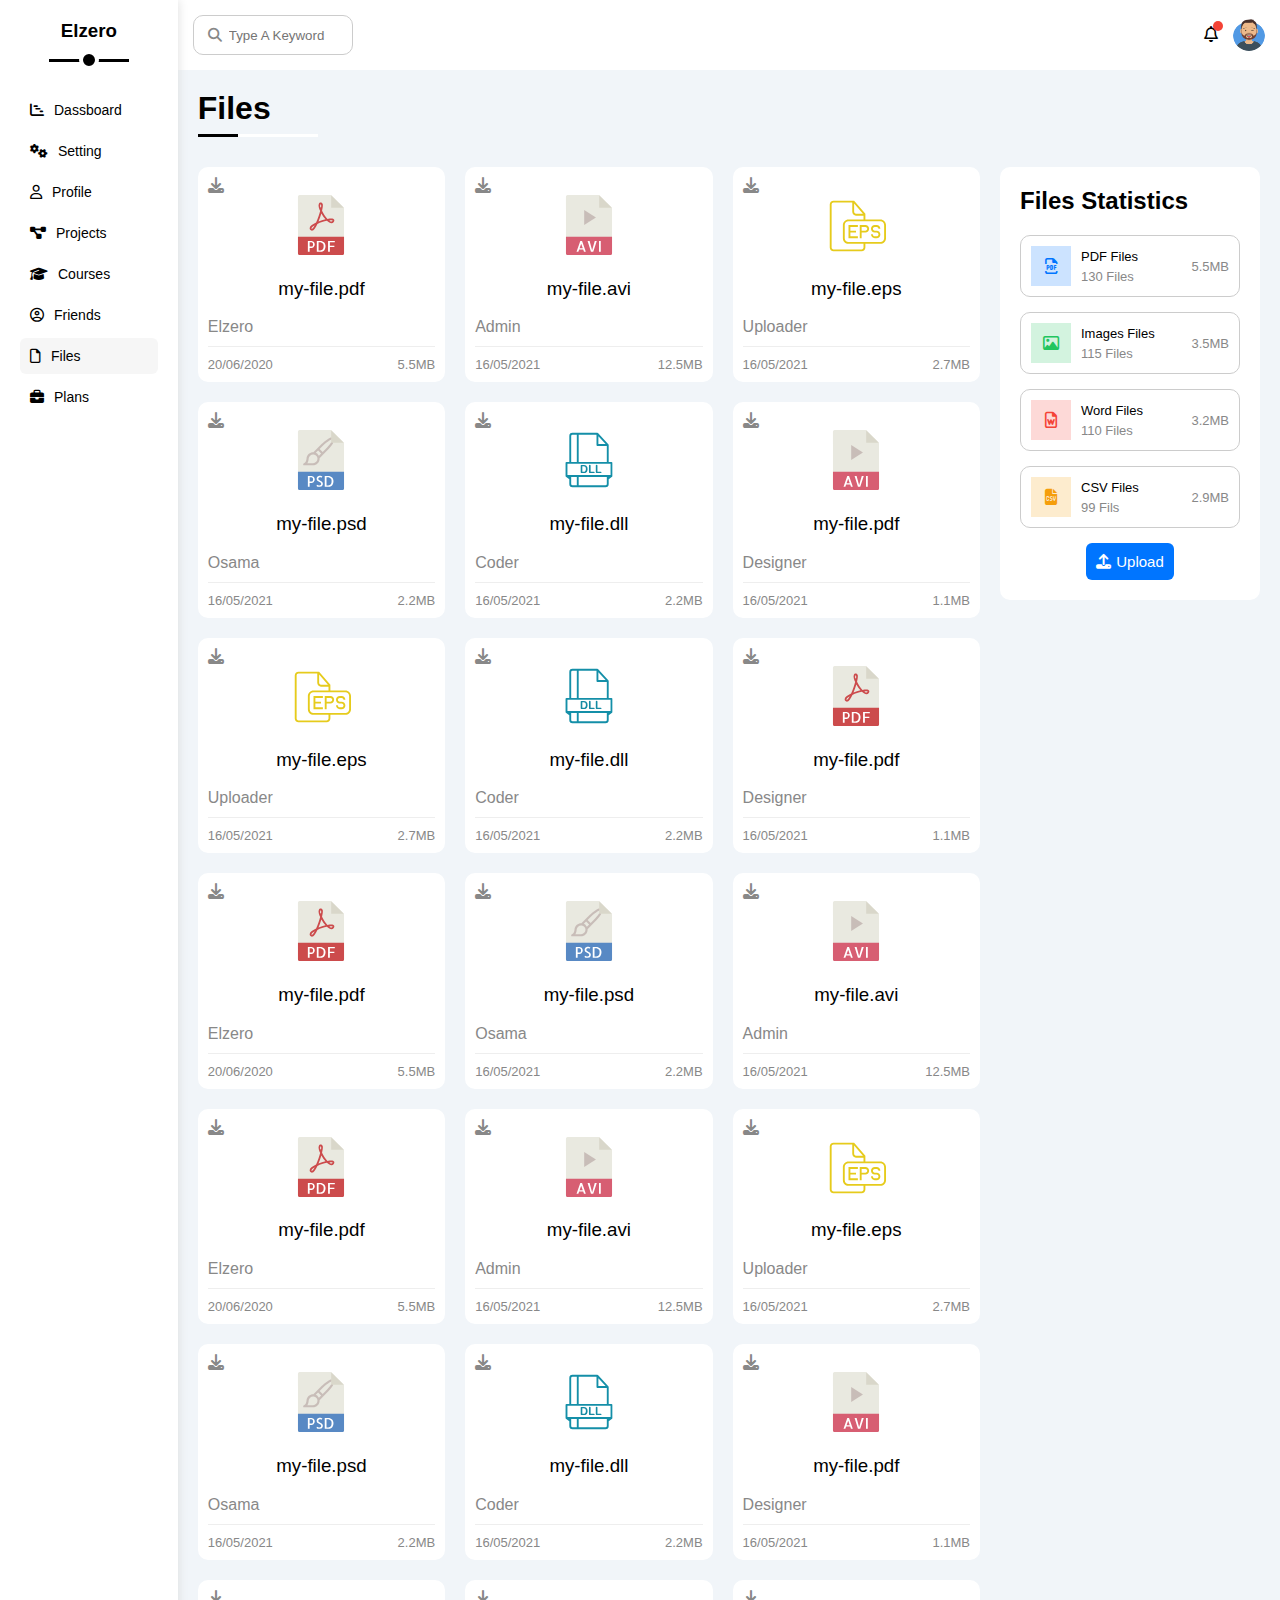
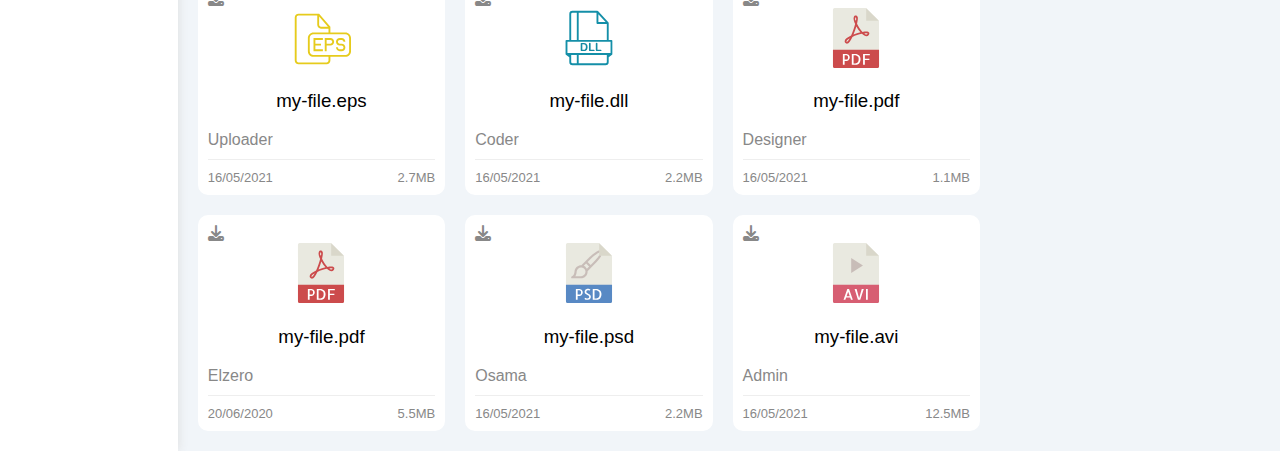
<file: files.html>
<!DOCTYPE html>
<html lang="en">
<head>
    <meta charset="UTF-8">
    <meta http-equiv="X-UA-Compatible" content="IE=edge">
    <meta name="viewport" content="width=device-width, initial-scale=1.0">
    <link rel="stylesheet" href="css/all.min.css">
    <link rel="stylesheet" href="css/framework.css">
    <link rel="stylesheet" href="css/master.css">
    <title>Files</title>
    <link rel="preconnect" href="https://fonts.googleapis.com">
    <link rel="preconnect" href="https://fonts.gstatic.com" crossorigin>
    <link href="https://fonts.googleapis.com/css2?family=Open+Sans:ital,wght@0,500;1,300&display=swap" rel="stylesheet">
</head>
<body>
    <div class="page d-flex">
        <div class="sidebar w-200 box-shadow bg-white p-20 p-rel">
            <h3 class="p-rel txt-c mt-0 mb-50">Elzero</h3>
            <ul>
                <li>
                    <a class="mb-5 d-flex align-center fs-14 c-black rad-6 p-10 trans" href="index.html">
                        <i class="fa-solid fa-chart-gantt"></i>
                        <span class="ml-10 fs-14">Dassboard</span>
                    </a>
                </li>
                <li>
                    <a class="mb-5 d-flex align-center fs-14 c-black rad-6 p-10 trans" href="setting.html">
                        <i class="fa-solid fa-gears"></i>
                        <span>Setting</span>
                    </a>
                </li>
                <li>
                    <a class="mb-5 d-flex align-center fs-14 c-black rad-6 p-10 trans" href="profile.html">
                        <i class="fa-regular fa-user"></i>
                        <span>Profile</span>
                    </a>
                </li>
                <li>
                    <a class="mb-5 d-flex align-center fs-14 c-black rad-6 p-10 trans" href="projects.html">
                        <i class="fa-solid fa-diagram-project"></i>
                        <span>Projects</span>
                    </a>
                </li>
                <li>
                    <a class="mb-5 d-flex align-center fs-14 c-black rad-6 p-10 trans" href="courses.html">
                        <i class="fa-solid fa-graduation-cap"></i>
                        <span>Courses</span>
                    </a>
                </li>
                <li>
                    <a class="mb-5 d-flex align-center fs-14 c-black rad-6 p-10 trans" href="friends.html">
                        <i class="fa-regular fa-circle-user"></i>
                        <span>Friends</span>
                    </a>
                </li>
                <li>
                    <a class="active mb-5 d-flex align-center fs-14 c-black rad-6 p-10 trans" href="files.html">
                        <i class="fa-regular fa-file"></i>
                        <span>Files</span>
                    </a>
                </li>
                <li>
                    <a class="mb-5 d-flex align-center fs-14 c-black rad-6 p-10 trans" href="plans.html">
                        <i class="fa-solid fa-briefcase"></i>
                        <span>Plans</span>
                    </a>
                </li>
            </ul>
        </div>
        <div class="content w-full bg-all">
            <!-- Start Head  -->
            <div class="head bg-white p-15 d-flex between-flex">
                <div class="search p-rel">
                    <input class="p-10 border" type="search" placeholder="Type A Keyword">
                </div>
                <div class="icons d-flex align-center">
                    <span class="notification p-rel">
                        <i class="fa-regular fa-bell"></i>
                    </span>
                    <img src="imgs/Avatar.png" alt="">
                </div>
            </div>
            <!-- End Head  -->
            <!-- Start Projects Page -->
            <h1 class="p-rel txt-capitalize">files</h1>
            <div class="files-page d-flex flex-dir align-start m-20 gap-20 gap-mobile m-mobile column-mobile txt-c-mobile">
                <div class="file-stat bg-white rad-10 p-20">
                    <h2 class="m-0 mb-20 txt-c-mobile">Files Statistics</h2>
                    <div class="p-10 border d-flex align-center mb-15 fs-13">
                        <div class="bg-o-blue w-icon40 mr-10 center-flex">
                            <i class="fa-regular fa-file-pdf fa-lg c-blue"></i>
                        </div>
                        <div class="">
                            <span class="m-0 mb-10">PDF Files</span>
                            <span class="c-gray d-block mt-5">130 Files</span>
                        </div>
                        <div class="size c-gray ml-auto">5.5MB</div>
                    </div>
                    <div class="p-10 border d-flex align-center mb-15 fs-13">
                        <div class="bg-o-green w-icon40 mr-10 center-flex">
                            <i class="fa-regular fa-image fa-lg c-green"></i>
                        </div>
                        <div class="">
                            <span class="m-0 mb-10">Images Files</span>
                            <span class="c-gray d-block mt-5">115 Files</span>
                        </div>
                        <div class="size c-gray ml-auto">3.5MB</div>
                    </div>
                    <div class="p-10 border d-flex align-center mb-15 fs-13">
                        <div class="bg-o-red w-icon40 mr-10 center-flex">
                            <i class="fa-regular fa-file-word fa-lg c-red"></i>
                        </div>
                        <div class="">
                            <span class="m-0 mb-10">Word Files</span>
                            <span class="c-gray d-block mt-5">110 Files</span>
                        </div>
                        <div class="size c-gray ml-auto">3.2MB</div>
                    </div>
                    <div class="p-10 border d-flex align-center mb-15 fs-13">
                        <div class="bg-o-orange w-icon40 mr-10 center-flex">
                            <i class="fa-solid fa-file-csv fa-lg c-orange"></i>
                        </div>
                        <div class="">
                            <span class="m-0 mb-10">CSV Files</span>
                            <span class="c-gray d-block mt-5">99 Fils</span>
                        </div>
                        <div class="size c-gray ml-auto">2.9MB</div>
                    </div>
                    <div class="center-flex">
                        <a class="hover-i" href="#">
                            <button class="no-border p-10 bg-blue c-white rad-6 fs-15 pointer"><i class="fa-solid fa-upload mr-5"></i>Upload</button>
                        </a>
                    </div>
                </div>
                <div class="files flex-grow d-grid-200 gap-20">
                    <div class="file bg-white p-10 rad-10">
                        <i class="fa-solid fa-download c-gray hover-down"></i>
                        <div class="txt-c">
                            <img class="w-60" src="imgs/pdf.svg" alt="">
                            <h3 class="no-bold">my-file.pdf</h3>
                        </div>
                        <p class="c-gray mb-10 txt-capitalize">elzero</p>
                        <div class="date-size d-flex between-flex c-gray pad-t10 bt fs-13">
                            <span>20/06/2020</span>
                            <span>5.5MB</span>
                        </div>
                    </div>
                    <div class="file bg-white p-10 rad-10">
                        <i class="fa-solid fa-download c-gray hover-down"></i>
                        <div class="txt-c">
                            <img class="w-60" src="imgs/avi.svg" alt="">
                            <h3 class="no-bold">my-file.avi</h3>
                        </div>
                        <p class="c-gray mb-10 txt-capitalize">admin</p>
                        <div class="date-size d-flex between-flex c-gray pad-t10 bt fs-13">
                            <span>16/05/2021</span>
                            <span>12.5MB</span>
                        </div>
                    </div>
                    <div class="file bg-white p-10 rad-10">
                        <i class="fa-solid fa-download c-gray hover-down"></i>
                        <div class="txt-c">
                            <img class="w-60" src="imgs/eps.svg" alt="">
                            <h3 class="no-bold">my-file.eps</h3>
                        </div>
                        <p class="c-gray mb-10 txt-capitalize">uploader</p>
                        <div class="date-size d-flex between-flex c-gray pad-t10 bt fs-13">
                            <span>16/05/2021</span>
                            <span>2.7MB</span>
                        </div>
                    </div>
                    <div class="file bg-white p-10 rad-10">
                        <i class="fa-solid fa-download c-gray hover-down"></i>
                        <div class="txt-c">
                            <img class="w-60" src="imgs/psd.svg" alt="">
                            <h3 class="no-bold">my-file.psd</h3>
                        </div>
                        <p class="c-gray mb-10 txt-capitalize">osama</p>
                        <div class="date-size d-flex between-flex c-gray pad-t10 bt fs-13">
                            <span>16/05/2021</span>
                            <span>2.2MB</span>
                        </div>
                    </div>
                    <div class="file bg-white p-10 rad-10">
                        <i class="fa-solid fa-download c-gray hover-down"></i>
                        <div class="txt-c">
                            <img class="w-60" src="imgs/dll.svg" alt="">
                            <h3 class="no-bold">my-file.dll</h3>
                        </div>
                        <p class="c-gray mb-10 txt-capitalize">coder</p>
                        <div class="date-size d-flex between-flex c-gray pad-t10 bt fs-13">
                            <span>16/05/2021</span>
                            <span>2.2MB</span>
                        </div>
                    </div>
                    <div class="file bg-white p-10 rad-10">
                        <i class="fa-solid fa-download c-gray hover-down"></i>
                        <div class="txt-c">
                            <img class="w-60" src="imgs/avi.svg" alt="">
                            <h3 class="no-bold">my-file.pdf</h3>
                        </div>
                        <p class="c-gray mb-10 txt-capitalize">designer</p>
                        <div class="date-size d-flex between-flex c-gray pad-t10 bt fs-13">
                            <span>16/05/2021</span>
                            <span>1.1MB</span>
                        </div>
                    </div>
                    <div class="file bg-white p-10 rad-10">
                        <i class="fa-solid fa-download c-gray hover-down"></i>
                        <div class="txt-c">
                            <img class="w-60" src="imgs/eps.svg" alt="">
                            <h3 class="no-bold">my-file.eps</h3>
                        </div>
                        <p class="c-gray mb-10 txt-capitalize">uploader</p>
                        <div class="date-size d-flex between-flex c-gray pad-t10 bt fs-13">
                            <span>16/05/2021</span>
                            <span>2.7MB</span>
                        </div>
                    </div>
                    <div class="file bg-white p-10 rad-10">
                        <i class="fa-solid fa-download c-gray hover-down"></i>
                        <div class="txt-c">
                            <img class="w-60" src="imgs/dll.svg" alt="">
                            <h3 class="no-bold">my-file.dll</h3>
                        </div>
                        <p class="c-gray mb-10 txt-capitalize">coder</p>
                        <div class="date-size d-flex between-flex c-gray pad-t10 bt fs-13">
                            <span>16/05/2021</span>
                            <span>2.2MB</span>
                        </div>
                    </div>
                    <div class="file bg-white p-10 rad-10">
                        <i class="fa-solid fa-download c-gray hover-down"></i>
                        <div class="txt-c">
                            <img class="w-60" src="imgs/pdf.svg" alt="">
                            <h3 class="no-bold">my-file.pdf</h3>
                        </div>
                        <p class="c-gray mb-10 txt-capitalize">designer</p>
                        <div class="date-size d-flex between-flex c-gray pad-t10 bt fs-13">
                            <span>16/05/2021</span>
                            <span>1.1MB</span>
                        </div>
                    </div>
                    <div class="file bg-white p-10 rad-10">
                        <i class="fa-solid fa-download c-gray hover-down"></i>
                        <div class="txt-c">
                            <img class="w-60" src="imgs/pdf.svg" alt="">
                            <h3 class="no-bold">my-file.pdf</h3>
                        </div>
                        <p class="c-gray mb-10 txt-capitalize">elzero</p>
                        <div class="date-size d-flex between-flex c-gray pad-t10 bt fs-13">
                            <span>20/06/2020</span>
                            <span>5.5MB</span>
                        </div>
                    </div>
                    <div class="file bg-white p-10 rad-10">
                        <i class="fa-solid fa-download c-gray hover-down"></i>
                        <div class="txt-c">
                            <img class="w-60" src="imgs/psd.svg" alt="">
                            <h3 class="no-bold">my-file.psd</h3>
                        </div>
                        <p class="c-gray mb-10 txt-capitalize">osama</p>
                        <div class="date-size d-flex between-flex c-gray pad-t10 bt fs-13">
                            <span>16/05/2021</span>
                            <span>2.2MB</span>
                        </div>
                    </div>
                    <div class="file bg-white p-10 rad-10">
                        <i class="fa-solid fa-download c-gray hover-down"></i>
                        <div class="txt-c">
                            <img class="w-60" src="imgs/avi.svg" alt="">
                            <h3 class="no-bold">my-file.avi</h3>
                        </div>
                        <p class="c-gray mb-10 txt-capitalize">admin</p>
                        <div class="date-size d-flex between-flex c-gray pad-t10 bt fs-13">
                            <span>16/05/2021</span>
                            <span>12.5MB</span>
                        </div>
                    </div>
                    <div class="file bg-white p-10 rad-10">
                        <i class="fa-solid fa-download c-gray hover-down"></i>
                        <div class="txt-c">
                            <img class="w-60" src="imgs/pdf.svg" alt="">
                            <h3 class="no-bold">my-file.pdf</h3>
                        </div>
                        <p class="c-gray mb-10 txt-capitalize">elzero</p>
                        <div class="date-size d-flex between-flex c-gray pad-t10 bt fs-13">
                            <span>20/06/2020</span>
                            <span>5.5MB</span>
                        </div>
                    </div>
                    <div class="file bg-white p-10 rad-10">
                        <i class="fa-solid fa-download c-gray hover-down"></i>
                        <div class="txt-c">
                            <img class="w-60" src="imgs/avi.svg" alt="">
                            <h3 class="no-bold">my-file.avi</h3>
                        </div>
                        <p class="c-gray mb-10 txt-capitalize">admin</p>
                        <div class="date-size d-flex between-flex c-gray pad-t10 bt fs-13">
                            <span>16/05/2021</span>
                            <span>12.5MB</span>
                        </div>
                    </div>
                    <div class="file bg-white p-10 rad-10">
                        <i class="fa-solid fa-download c-gray hover-down"></i>
                        <div class="txt-c">
                            <img class="w-60" src="imgs/eps.svg" alt="">
                            <h3 class="no-bold">my-file.eps</h3>
                        </div>
                        <p class="c-gray mb-10 txt-capitalize">uploader</p>
                        <div class="date-size d-flex between-flex c-gray pad-t10 bt fs-13">
                            <span>16/05/2021</span>
                            <span>2.7MB</span>
                        </div>
                    </div>
                    <div class="file bg-white p-10 rad-10">
                        <i class="fa-solid fa-download c-gray hover-down"></i>
                        <div class="txt-c">
                            <img class="w-60" src="imgs/psd.svg" alt="">
                            <h3 class="no-bold">my-file.psd</h3>
                        </div>
                        <p class="c-gray mb-10 txt-capitalize">osama</p>
                        <div class="date-size d-flex between-flex c-gray pad-t10 bt fs-13">
                            <span>16/05/2021</span>
                            <span>2.2MB</span>
                        </div>
                    </div>
                    <div class="file bg-white p-10 rad-10">
                        <i class="fa-solid fa-download c-gray hover-down"></i>
                        <div class="txt-c">
                            <img class="w-60" src="imgs/dll.svg" alt="">
                            <h3 class="no-bold">my-file.dll</h3>
                        </div>
                        <p class="c-gray mb-10 txt-capitalize">coder</p>
                        <div class="date-size d-flex between-flex c-gray pad-t10 bt fs-13">
                            <span>16/05/2021</span>
                            <span>2.2MB</span>
                        </div>
                    </div>
                    <div class="file bg-white p-10 rad-10">
                        <i class="fa-solid fa-download c-gray hover-down"></i>
                        <div class="txt-c">
                            <img class="w-60" src="imgs/avi.svg" alt="">
                            <h3 class="no-bold">my-file.pdf</h3>
                        </div>
                        <p class="c-gray mb-10 txt-capitalize">designer</p>
                        <div class="date-size d-flex between-flex c-gray pad-t10 bt fs-13">
                            <span>16/05/2021</span>
                            <span>1.1MB</span>
                        </div>
                    </div>
                    <div class="file bg-white p-10 rad-10">
                        <i class="fa-solid fa-download c-gray hover-down"></i>
                        <div class="txt-c">
                            <img class="w-60" src="imgs/eps.svg" alt="">
                            <h3 class="no-bold">my-file.eps</h3>
                        </div>
                        <p class="c-gray mb-10 txt-capitalize">uploader</p>
                        <div class="date-size d-flex between-flex c-gray pad-t10 bt fs-13">
                            <span>16/05/2021</span>
                            <span>2.7MB</span>
                        </div>
                    </div>
                    <div class="file bg-white p-10 rad-10">
                        <i class="fa-solid fa-download c-gray hover-down"></i>
                        <div class="txt-c">
                            <img class="w-60" src="imgs/dll.svg" alt="">
                            <h3 class="no-bold">my-file.dll</h3>
                        </div>
                        <p class="c-gray mb-10 txt-capitalize">coder</p>
                        <div class="date-size d-flex between-flex c-gray pad-t10 bt fs-13">
                            <span>16/05/2021</span>
                            <span>2.2MB</span>
                        </div>
                    </div>
                    <div class="file bg-white p-10 rad-10">
                        <i class="fa-solid fa-download c-gray hover-down"></i>
                        <div class="txt-c">
                            <img class="w-60" src="imgs/pdf.svg" alt="">
                            <h3 class="no-bold">my-file.pdf</h3>
                        </div>
                        <p class="c-gray mb-10 txt-capitalize">designer</p>
                        <div class="date-size d-flex between-flex c-gray pad-t10 bt fs-13">
                            <span>16/05/2021</span>
                            <span>1.1MB</span>
                        </div>
                    </div>
                    <div class="file bg-white p-10 rad-10">
                        <i class="fa-solid fa-download c-gray hover-down"></i>
                        <div class="txt-c">
                            <img class="w-60" src="imgs/pdf.svg" alt="">
                            <h3 class="no-bold">my-file.pdf</h3>
                        </div>
                        <p class="c-gray mb-10 txt-capitalize">elzero</p>
                        <div class="date-size d-flex between-flex c-gray pad-t10 bt fs-13">
                            <span>20/06/2020</span>
                            <span>5.5MB</span>
                        </div>
                    </div>
                    <div class="file bg-white p-10 rad-10">
                        <i class="fa-solid fa-download c-gray hover-down"></i>
                        <div class="txt-c">
                            <img class="w-60" src="imgs/psd.svg" alt="">
                            <h3 class="no-bold">my-file.psd</h3>
                        </div>
                        <p class="c-gray mb-10 txt-capitalize">osama</p>
                        <div class="date-size d-flex between-flex c-gray pad-t10 bt fs-13">
                            <span>16/05/2021</span>
                            <span>2.2MB</span>
                        </div>
                    </div>
                    <div class="file bg-white p-10 rad-10">
                        <i class="fa-solid fa-download c-gray hover-down"></i>
                        <div class="txt-c">
                            <img class="w-60" src="imgs/avi.svg" alt="">
                            <h3 class="no-bold">my-file.avi</h3>
                        </div>
                        <p class="c-gray mb-10 txt-capitalize">admin</p>
                        <div class="date-size d-flex between-flex c-gray pad-t10 bt fs-13">
                            <span>16/05/2021</span>
                            <span>12.5MB</span>
                        </div>
                    </div>
                </div>
            </div>
</file>
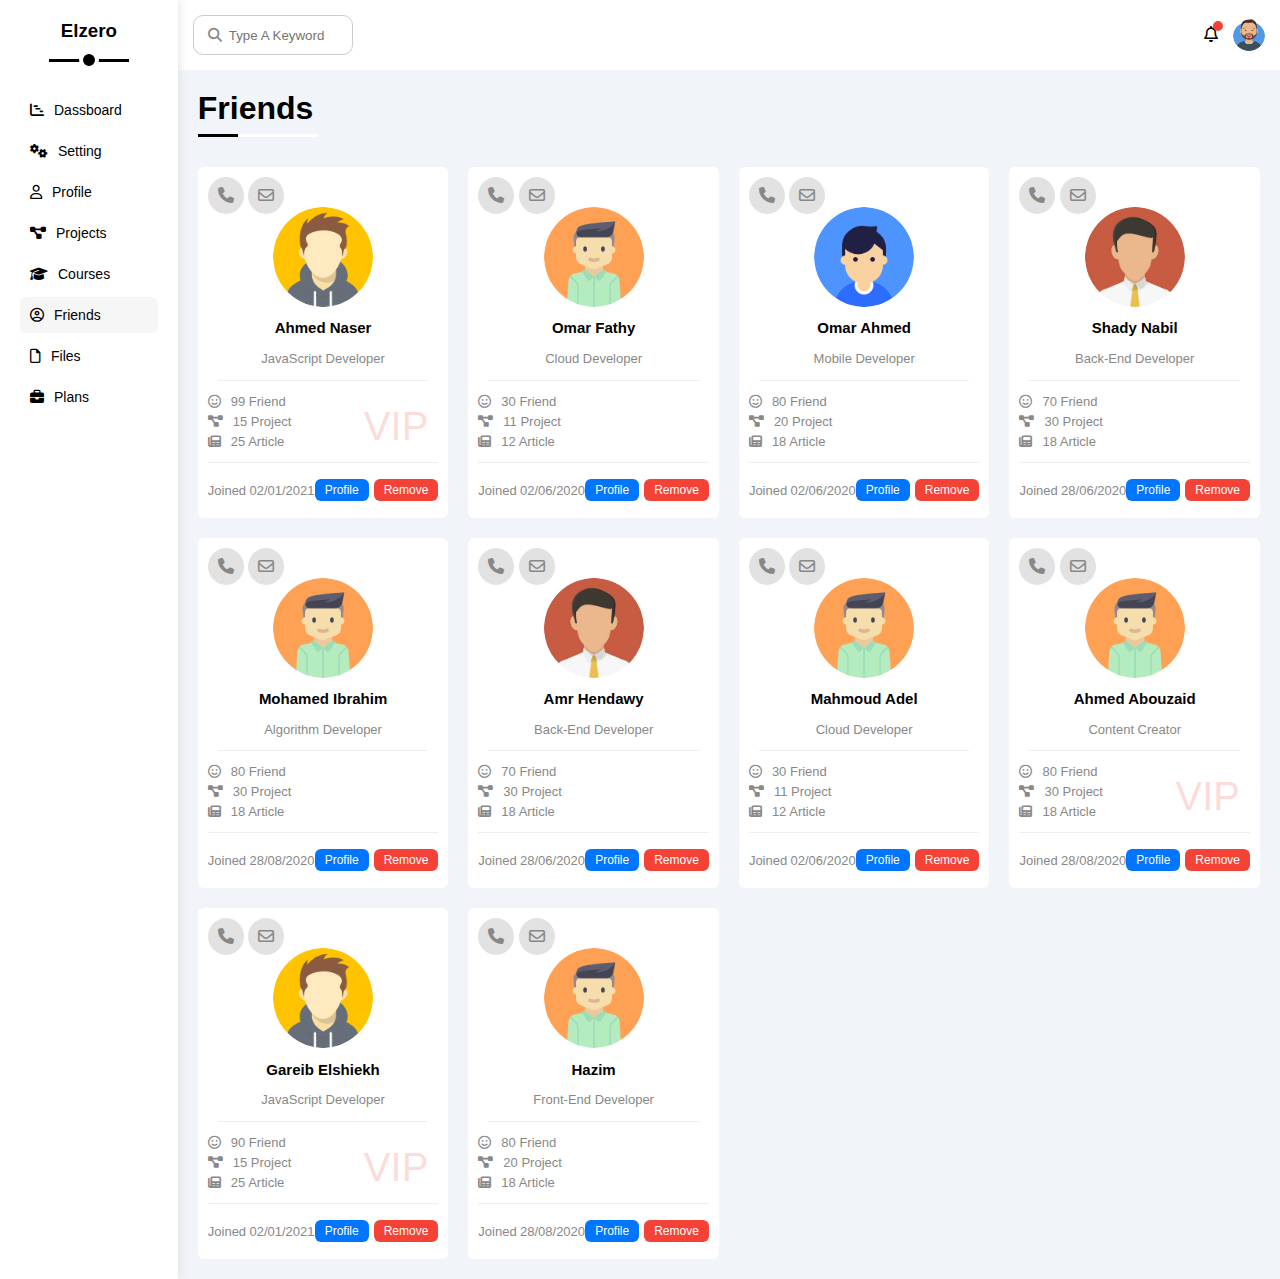
<file: friends.html>
<!DOCTYPE html>
<html lang="en">
<head>
    <meta charset="UTF-8">
    <meta http-equiv="X-UA-Compatible" content="IE=edge">
    <meta name="viewport" content="width=device-width, initial-scale=1.0">
    <link rel="stylesheet" href="css/all.min.css">
    <link rel="stylesheet" href="css/framework.css">
    <link rel="stylesheet" href="css/master.css">
    <title>Friends</title>
    <link rel="preconnect" href="https://fonts.googleapis.com">
    <link rel="preconnect" href="https://fonts.gstatic.com" crossorigin>
    <link href="https://fonts.googleapis.com/css2?family=Open+Sans:ital,wght@0,500;1,300&display=swap" rel="stylesheet">
</head>
<body>
    <div class="page d-flex">
        <div class="sidebar w-200 box-shadow bg-white p-20 p-rel">
            <h3 class="p-rel txt-c mt-0 mb-50">Elzero</h3>
            <ul>
                <li>
                    <a class="mb-5 d-flex align-center fs-14 c-black rad-6 p-10 trans" href="index.html">
                        <i class="fa-solid fa-chart-gantt"></i>
                        <span class="ml-10 fs-14">Dassboard</span>
                    </a>
                </li>
                <li>
                    <a class="mb-5 d-flex align-center fs-14 c-black rad-6 p-10 trans" href="setting.html">
                        <i class="fa-solid fa-gears"></i>
                        <span>Setting</span>
                    </a>
                </li>
                <li>
                    <a class="mb-5 d-flex align-center fs-14 c-black rad-6 p-10 trans" href="profile.html">
                        <i class="fa-regular fa-user"></i>
                        <span>Profile</span>
                    </a>
                </li>
                <li>
                    <a class="mb-5 d-flex align-center fs-14 c-black rad-6 p-10 trans" href="projects.html">
                        <i class="fa-solid fa-diagram-project"></i>
                        <span>Projects</span>
                    </a>
                </li>
                <li>
                    <a class="mb-5 d-flex align-center fs-14 c-black rad-6 p-10 trans" href="courses.html">
                        <i class="fa-solid fa-graduation-cap"></i>
                        <span>Courses</span>
                    </a>
                </li>
                <li>
                    <a class="active mb-5 d-flex align-center fs-14 c-black rad-6 p-10 trans" href="friends.html">
                        <i class="fa-regular fa-circle-user"></i>
                        <span>Friends</span>
                    </a>
                </li>
                <li>
                    <a class="mb-5 d-flex align-center fs-14 c-black rad-6 p-10 trans" href="files.html">
                        <i class="fa-regular fa-file"></i>
                        <span>Files</span>
                    </a>
                </li>
                <li>
                    <a class="mb-5 d-flex align-center fs-14 c-black rad-6 p-10 trans" href="plans.html">
                        <i class="fa-solid fa-briefcase"></i>
                        <span>Plans</span>
                    </a>
                </li>
            </ul>
        </div>
        <div class="content w-full bg-all">
            <!-- Start Head  -->
            <div class="head bg-white p-15 d-flex between-flex">
                <div class="search p-rel">
                    <input class="p-10 border" type="search" placeholder="Type A Keyword">
                </div>
                <div class="icons d-flex align-center">
                    <span class="notification p-rel">
                        <i class="fa-regular fa-bell"></i>
                    </span>
                    <img src="imgs/Avatar.png" alt="">
                </div>
            </div>
            <!-- End Head  -->
            <!-- Start Projects Page -->
            <h1 class="p-rel txt-capitalize">friends</h1>
            <div class="friends-page d-grid-250 gap-20 m-20 m-mobile">
                <div class="friend bg-white p-rel rad-6 p-10">
                    <div class="p-abs top-20">
                        <a class="bg-gray c-gray p-10 rad-half trans hover-icon" href="#"><span class=""><i class="fa-solid fa-phone"></i></span></a>
                        <a class="bg-gray c-gray p-10 rad-half trans hover-icon" href="#"><span class=""><i class="fa-regular fa-envelope"></i></span></a>
                    </div>
                    <a class="center-flex mt-30" href="#"><img class="w-100 hover" src="imgs/team1.png" alt=""></a>
                    <div class="m-10 pad-b10 bb txt-c">
                        <h2 class="txt-capitalize fs-15">ahmed naser</h2>
                        <p class="m-0 txt-capitalize txt-hight c-gray fs-13">javaScript developer</p>
                    </div>
                    <div class="list p-rel bb mb-20">
                        <ul class="c-gray fs-13 txt-capitalize">
                            <li class="mb-5"><span class="mr-10"><i class="fa-regular fa-face-smile"></span></i><span class="">99 friend</span></li>
                            <li class="mb-5"><span class="mr-10"><i class="fa-solid fa-diagram-project"></i></span><span class="">15 project</span></li>
                            <li class="mb-5"><span class="mr-10"><i class="fa-solid fa-newspaper"></i></span><span class="">25 article</span></li>
                        </ul>
                        <div class="p-abs right-10 fs-40 vip top-10">
                            VIP
                        </div>
                    </div>
                    <div class="footer c-gray fs-12 d-flex between-flex mb-10">
                        <div class="">
                            <span class="txt-capitalize c-gray fs-13">joined</span>
                            <span class="txt-capitalize c-gray fs-13">02/01/2021</span>
                        </div>
                        <div class="d-flex">
                            <div class="mr-5">
                                <a class="btn-shape txt-capitalize bg-blue hover-b c-white" href="#">Profile</a>
                            </div>
                            <div>
                                <a class="btn-shape txt-capitalize bg-red hover-br c-white" href="#">remove</a>
                            </div>
                        </div>
                    </div>
                </div>
                <div class="friend bg-white p-rel rad-6 p-10">
                    <div class="p-abs top-20">
                        <a class="bg-gray c-gray p-10 rad-half trans hover-icon" href="#"><span class=""><i class="fa-solid fa-phone"></i></span></a>
                        <a class="bg-gray c-gray p-10 rad-half trans hover-icon" href="#"><span class=""><i class="fa-regular fa-envelope"></i></span></a>
                    </div>
                    <a class="center-flex mt-30" href="#"><img class="w-100 hover" src="imgs/team4.png" alt=""></a>
                    <div class="m-10 pad-b10 bb txt-c">
                        <h2 class="txt-capitalize fs-15">omar fathy</h2>
                        <p class="m-0 txt-capitalize txt-hight c-gray fs-13">cloud developer</p>
                    </div>
                    <div class="list p-rel bb mb-20">
                        <ul class="c-gray fs-13 txt-capitalize">
                            <li class="mb-5"><span class="mr-10"><i class="fa-regular fa-face-smile"></span></i><span class="">30 friend</span></li>
                            <li class="mb-5"><span class="mr-10"><i class="fa-solid fa-diagram-project"></i></span><span class="">11 project</span></li>
                            <li class="mb-5"><span class="mr-10"><i class="fa-solid fa-newspaper"></i></span><span class="">12 article</span></li>
                        </ul>
                    </div>
                    <div class="footer c-gray fs-12 d-flex between-flex mb-10">
                        <div class="">
                            <span class="txt-capitalize c-gray fs-13">joined</span>
                            <span class="txt-capitalize c-gray fs-13">02/06/2020</span>
                        </div>
                        <div class="d-flex">
                            <div class="mr-5">
                                <a class="btn-shape txt-capitalize bg-blue hover-b c-white" href="#">Profile</a>
                            </div>
                            <div>
                                <a class="btn-shape txt-capitalize bg-red hover-br c-white" href="#">remove</a>
                            </div>
                        </div>
                    </div>
                </div>
                <div class="friend bg-white p-rel rad-6 p-10">
                    <div class="p-abs top-20">
                        <a class="bg-gray c-gray p-10 rad-half trans hover-icon" href="#"><span class=""><i class="fa-solid fa-phone"></i></span></a>
                        <a class="bg-gray c-gray p-10 rad-half trans hover-icon" href="#"><span class=""><i class="fa-regular fa-envelope"></i></span></a>
                    </div>
                    <a class="center-flex mt-30" href="#"><img class="w-100 hover" src="imgs/team2.png" alt=""></a>
                    <div class="m-10 pad-b10 bb txt-c">
                        <h2 class="txt-capitalize fs-15">omar ahmed</h2>
                        <p class="m-0 txt-capitalize txt-hight c-gray fs-13">mobile developer</p>
                    </div>
                    <div class="list p-rel bb mb-20">
                        <ul class="c-gray fs-13 txt-capitalize">
                            <li class="mb-5"><span class="mr-10"><i class="fa-regular fa-face-smile"></span></i><span class="">80 friend</span></li>
                            <li class="mb-5"><span class="mr-10"><i class="fa-solid fa-diagram-project"></i></span><span class="">20 project</span></li>
                            <li class="mb-5"><span class="mr-10"><i class="fa-solid fa-newspaper"></i></span><span class="">18 article</span></li>
                        </ul>
                    </div>
                    <div class="footer c-gray fs-12 d-flex between-flex mb-10">
                        <div class="">
                            <span class="txt-capitalize c-gray fs-13">joined</span>
                            <span class="txt-capitalize c-gray fs-13">02/06/2020</span>
                        </div>
                        <div class="d-flex">
                            <div class="mr-5">
                                <a class="btn-shape txt-capitalize bg-blue hover-b c-white" href="#">Profile</a>
                            </div>
                            <div>
                                <a class="btn-shape txt-capitalize bg-red hover-br c-white" href="#">remove</a>
                            </div>
                        </div>
                    </div>
                </div>
                <div class="friend bg-white p-rel rad-6 p-10">
                    <div class="p-abs top-20">
                        <a class="bg-gray c-gray p-10 rad-half trans hover-icon" href="#"><span class=""><i class="fa-solid fa-phone"></i></span></a>
                        <a class="bg-gray c-gray p-10 rad-half trans hover-icon" href="#"><span class=""><i class="fa-regular fa-envelope"></i></span></a>
                    </div>
                    <a class="center-flex mt-30" href="#"><img class="w-100 hover" src="imgs/team3.png" alt=""></a>
                    <div class="m-10 pad-b10 bb txt-c">
                        <h2 class="txt-capitalize fs-15">shady nabil</h2>
                        <p class="m-0 txt-capitalize txt-hight c-gray fs-13">back-end developer</p>
                    </div>
                    <div class="list p-rel bb mb-20">
                        <ul class="c-gray fs-13 txt-capitalize">
                            <li class="mb-5"><span class="mr-10"><i class="fa-regular fa-face-smile"></span></i><span class="">70 friend</span></li>
                            <li class="mb-5"><span class="mr-10"><i class="fa-solid fa-diagram-project"></i></span><span class="">30 project</span></li>
                            <li class="mb-5"><span class="mr-10"><i class="fa-solid fa-newspaper"></i></span><span class="">18 article</span></li>
                        </ul>
                    </div>
                    <div class="footer c-gray fs-12 d-flex between-flex mb-10">
                        <div class="">
                            <span class="txt-capitalize c-gray fs-13">joined</span>
                            <span class="txt-capitalize c-gray fs-13">28/06/2020</span>
                        </div>
                        <div class="d-flex">
                            <div class="mr-5">
                                <a class="btn-shape txt-capitalize bg-blue hover-b c-white" href="#">Profile</a>
                            </div>
                            <div>
                                <a class="btn-shape txt-capitalize bg-red hover-br c-white" href="#">remove</a>
                            </div>
                        </div>
                    </div>
                </div>
                <div class="friend bg-white p-rel rad-6 p-10">
                    <div class="p-abs top-20">
                        <a class="bg-gray c-gray p-10 rad-half trans hover-icon" href="#"><span class=""><i class="fa-solid fa-phone"></i></span></a>
                        <a class="bg-gray c-gray p-10 rad-half trans hover-icon" href="#"><span class=""><i class="fa-regular fa-envelope"></i></span></a>
                    </div>
                    <a class="center-flex mt-30" href="#"><img class="w-100 hover" src="imgs/team4.png" alt=""></a>
                    <div class="m-10 pad-b10 bb txt-c">
                        <h2 class="txt-capitalize fs-15">mohamed ibrahim</h2>
                        <p class="m-0 txt-capitalize txt-hight c-gray fs-13">algorithm developer</p>
                    </div>
                    <div class="list p-rel bb mb-20">
                        <ul class="c-gray fs-13 txt-capitalize">
                            <li class="mb-5"><span class="mr-10"><i class="fa-regular fa-face-smile"></span></i><span >80 friend</span></li>
                            <li class="mb-5"><span class="mr-10"><i class="fa-solid fa-diagram-project"></i></span><span>30 project</span></li>
                            <li class="mb-5"><span class="mr-10"><i class="fa-solid fa-newspaper"></i></span><span>18 article</span></li>
                        </ul>
                    </div>
                    <div class="footer c-gray fs-12 d-flex between-flex mb-10">
                        <div class="">
                            <span class="txt-capitalize c-gray fs-13">joined</span>
                            <span class="txt-capitalize c-gray fs-13">28/08/2020</span>
                        </div>
                        <div class="d-flex">
                            <div class="mr-5">
                                <a class="btn-shape txt-capitalize bg-blue hover-b c-white" href="#">Profile</a>
                            </div>
                            <div>
                                <a class="btn-shape txt-capitalize bg-red hover-br c-white" href="#">remove</a>
                            </div>
                        </div>
                    </div>
                </div>
                <div class="friend bg-white p-rel rad-6 p-10">
                    <div class="p-abs top-20">
                        <a class="bg-gray c-gray p-10 rad-half trans hover-icon" href="#"><span class=""><i class="fa-solid fa-phone"></i></span></a>
                        <a class="bg-gray c-gray p-10 rad-half trans hover-icon" href="#"><span class=""><i class="fa-regular fa-envelope"></i></span></a>
                    </div>
                    <a class="center-flex mt-30" href="#"><img class="w-100 hover" src="imgs/team3.png" alt=""></a>
                    <div class="m-10 pad-b10 bb txt-c">
                        <h2 class="txt-capitalize fs-15">amr hendawy</h2>
                        <p class="m-0 txt-capitalize txt-hight c-gray fs-13">back-end developer</p>
                    </div>
                    <div class="list p-rel bb mb-20">
                        <ul class="c-gray fs-13 txt-capitalize">
                            <li class="mb-5"><span class="mr-10"><i class="fa-regular fa-face-smile"></span></i><span class="">70 friend</span></li>
                            <li class="mb-5"><span class="mr-10"><i class="fa-solid fa-diagram-project"></i></span><span class="">30 project</span></li>
                            <li class="mb-5"><span class="mr-10"><i class="fa-solid fa-newspaper"></i></span><span class="">18 article</span></li>
                        </ul>
                    </div>
                    <div class="footer c-gray fs-12 d-flex between-flex mb-10">
                        <div class="">
                            <span class="txt-capitalize c-gray fs-13">joined</span>
                            <span class="txt-capitalize c-gray fs-13">28/06/2020</span>
                        </div>
                        <div class="d-flex">
                            <div class="mr-5">
                                <a class="btn-shape txt-capitalize bg-blue hover-b c-white" href="#">Profile</a>
                            </div>
                            <div>
                                <a class="btn-shape txt-capitalize bg-red hover-br c-white" href="#">remove</a>
                            </div>
                        </div>
                    </div>
                </div>
                <div class="friend bg-white p-rel rad-6 p-10">
                    <div class="p-abs top-20">
                        <a class="bg-gray c-gray p-10 rad-half trans hover-icon" href="#"><span class=""><i class="fa-solid fa-phone"></i></span></a>
                        <a class="bg-gray c-gray p-10 rad-half trans hover-icon" href="#"><span class=""><i class="fa-regular fa-envelope"></i></span></a>
                    </div>
                    <a class="center-flex mt-30" href="#"><img class="w-100 hover" src="imgs/team4.png" alt=""></a>
                    <div class="m-10 pad-b10 bb txt-c">
                        <h2 class="txt-capitalize fs-15">mahmoud adel</h2>
                        <p class="m-0 txt-capitalize txt-hight c-gray fs-13">cloud developer</p>
                    </div>
                    <div class="list p-rel bb mb-20">
                        <ul class="c-gray fs-13 txt-capitalize">
                            <li class="mb-5"><span class="mr-10"><i class="fa-regular fa-face-smile"></span></i><span class="">30 friend</span></li>
                            <li class="mb-5"><span class="mr-10"><i class="fa-solid fa-diagram-project"></i></span><span class="">11 project</span></li>
                            <li class="mb-5"><span class="mr-10"><i class="fa-solid fa-newspaper"></i></span><span class="">12 article</span></li>
                        </ul>
                    </div>
                    <div class="footer c-gray fs-12 d-flex between-flex mb-10">
                        <div class="">
                            <span class="txt-capitalize c-gray fs-13">joined</span>
                            <span class="txt-capitalize c-gray fs-13">02/06/2020</span>
                        </div>
                        <div class="d-flex">
                            <div class="mr-5">
                                <a class="btn-shape txt-capitalize bg-blue hover-b c-white" href="#">Profile</a>
                            </div>
                            <div>
                                <a class="btn-shape txt-capitalize bg-red hover-br c-white" href="#">remove</a>
                            </div>
                        </div>
                    </div>
                </div>
                <div class="friend bg-white p-rel rad-6 p-10">
                    <div class="p-abs top-20">
                        <a class="bg-gray c-gray p-10 rad-half trans hover-icon" href="#"><span class=""><i class="fa-solid fa-phone"></i></span></a>
                        <a class="bg-gray c-gray p-10 rad-half trans hover-icon" href="#"><span class=""><i class="fa-regular fa-envelope"></i></span></a>
                    </div>
                    <a class="center-flex mt-30" href="#"><img class="w-100 hover" src="imgs/team4.png" alt=""></a>
                    <div class="m-10 pad-b10 bb txt-c">
                        <h2 class="txt-capitalize fs-15">ahmed abouzaid</h2>
                        <p class="m-0 txt-capitalize txt-hight c-gray fs-13">content creator</p>
                    </div>
                    <div class="list p-rel bb mb-20">
                        <ul class="c-gray fs-13 txt-capitalize">
                            <li class="mb-5"><span class="mr-10"><i class="fa-regular fa-face-smile"></span></i><span >80 friend</span></li>
                            <li class="mb-5"><span class="mr-10"><i class="fa-solid fa-diagram-project"></i></span><span>30 project</span></li>
                            <li class="mb-5"><span class="mr-10"><i class="fa-solid fa-newspaper"></i></span><span>18 article</span></li>
                        </ul>
                        <div class="p-abs right-10 fs-40 vip top-10">
                            VIP
                        </div>
                    </div>
                    <div class="footer c-gray fs-12 d-flex between-flex mb-10">
                        <div class="">
                            <span class="txt-capitalize c-gray fs-13">joined</span>
                            <span class="txt-capitalize c-gray fs-13">28/08/2020</span>
                        </div>
                        <div class="d-flex">
                            <div class="mr-5">
                                <a class="btn-shape txt-capitalize bg-blue hover-b c-white" href="#">Profile</a>
                            </div>
                            <div>
                                <a class="btn-shape txt-capitalize bg-red hover-br c-white" href="#">remove</a>
                            </div>
                        </div>
                    </div>
                </div>
                <div class="friend bg-white p-rel rad-6 p-10">
                    <div class="p-abs top-20">
                        <a class="bg-gray c-gray p-10 rad-half trans hover-icon" href="#"><span class=""><i class="fa-solid fa-phone"></i></span></a>
                        <a class="bg-gray c-gray p-10 rad-half trans hover-icon" href="#"><span class=""><i class="fa-regular fa-envelope"></i></span></a>
                    </div>
                    <a class="center-flex mt-30" href="#"><img class="w-100 hover" src="imgs/team1.png" alt=""></a>
                    <div class="m-10 pad-b10 bb txt-c">
                        <h2 class="txt-capitalize fs-15">gareib elshiekh</h2>
                        <p class="m-0 txt-capitalize txt-hight c-gray fs-13">javaScript developer</p>
                    </div>
                    <div class="list p-rel bb mb-20">
                        <ul class="c-gray fs-13 txt-capitalize">
                            <li class="mb-5"><span class="mr-10"><i class="fa-regular fa-face-smile"></span></i><span class="">90 friend</span></li>
                            <li class="mb-5"><span class="mr-10"><i class="fa-solid fa-diagram-project"></i></span><span class="">15 project</span></li>
                            <li class="mb-5"><span class="mr-10"><i class="fa-solid fa-newspaper"></i></span><span class="">25 article</span></li>
                        </ul>
                        <div class="p-abs right-10 fs-40 vip top-10">
                            VIP
                        </div>
                    </div>
                    <div class="footer c-gray fs-12 d-flex between-flex mb-10">
                        <div class="">
                            <span class="txt-capitalize c-gray fs-13">joined</span>
                            <span class="txt-capitalize c-gray fs-13">02/01/2021</span>
                        </div>
                        <div class="d-flex">
                            <div class="mr-5">
                                <a class="btn-shape txt-capitalize bg-blue hover-b c-white" href="#">Profile</a>
                            </div>
                            <div>
                                <a class="btn-shape txt-capitalize bg-red hover-br c-white" href="#">remove</a>
                            </div>
                        </div>
                    </div>
                </div>
                <div class="friend bg-white p-rel rad-6 p-10">
                    <div class="p-abs top-20">
                        <a class="bg-gray c-gray p-10 rad-half trans hover-icon" href="#"><span class=""><i class="fa-solid fa-phone"></i></span></a>
                        <a class="bg-gray c-gray p-10 rad-half trans hover-icon" href="#"><span class=""><i class="fa-regular fa-envelope"></i></span></a>
                    </div>
                    <a class="center-flex mt-30" href="#"><img class="w-100 hover" src="imgs/team4.png" alt=""></a>
                    <div class="m-10 pad-b10 bb txt-c">
                        <h2 class="txt-capitalize fs-15">hazim</h2>
                        <p class="m-0 txt-capitalize txt-hight c-gray fs-13">front-End developer</p>
                    </div>
                    <div class="list p-rel bb mb-20">
                        <ul class="c-gray fs-13 txt-capitalize">
                            <li class="mb-5"><span class="mr-10"><i class="fa-regular fa-face-smile"></span></i><span >80 friend</span></li>
                            <li class="mb-5"><span class="mr-10"><i class="fa-solid fa-diagram-project"></i></span><span>20 project</span></li>
                            <li class="mb-5"><span class="mr-10"><i class="fa-solid fa-newspaper"></i></span><span>18 article</span></li>
                        </ul>
                    </div>
                    <div class="footer c-gray fs-12 d-flex between-flex mb-10">
                        <div class="">
                            <span class="txt-capitalize c-gray fs-13">joined</span>
                            <span class="txt-capitalize c-gray fs-13">28/08/2020</span>
                        </div>
                        <div class="d-flex">
                            <div class="mr-5">
                                <a class="btn-shape txt-capitalize bg-blue hover-b c-white" href="#">Profile</a>
                            </div>
                            <div>
                                <a class="btn-shape txt-capitalize bg-red hover-br c-white" href="#">remove</a>
                            </div>
                        </div>
                    </div>
                </div>
            </div>
</file>
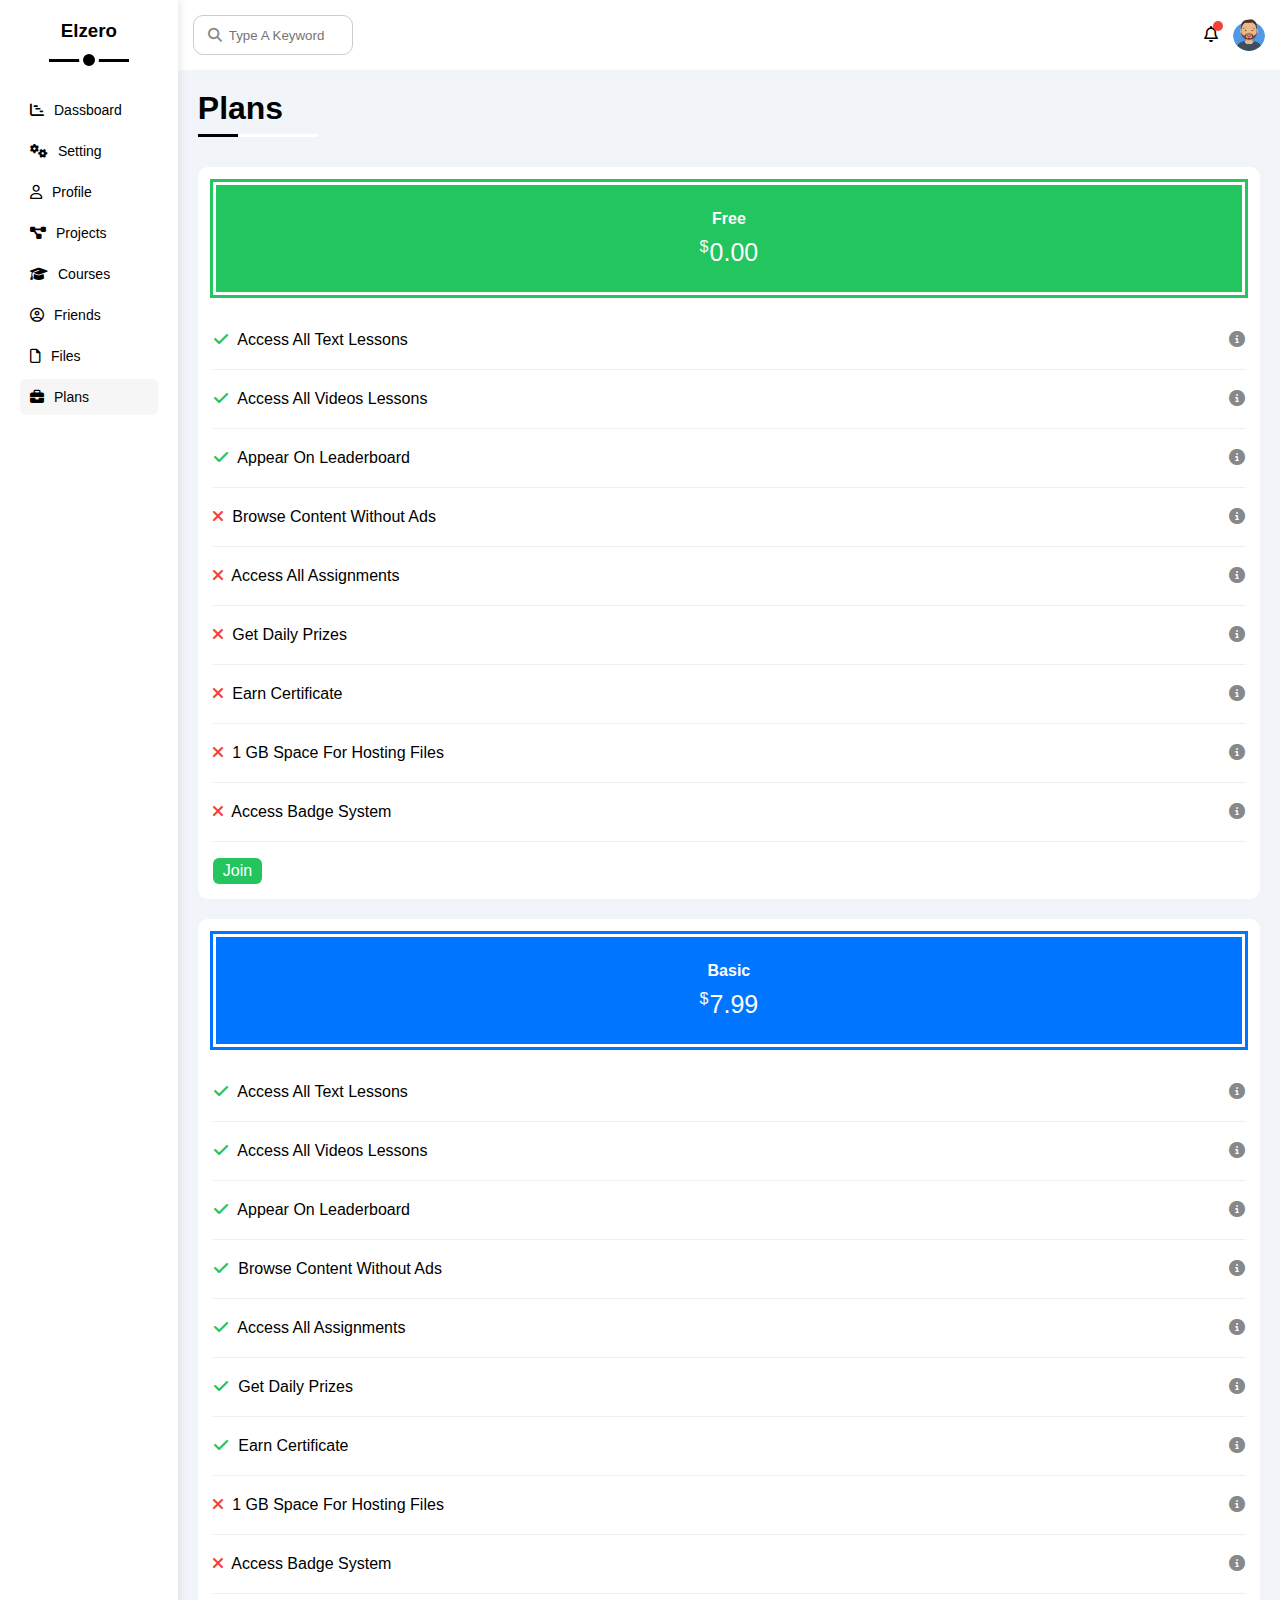
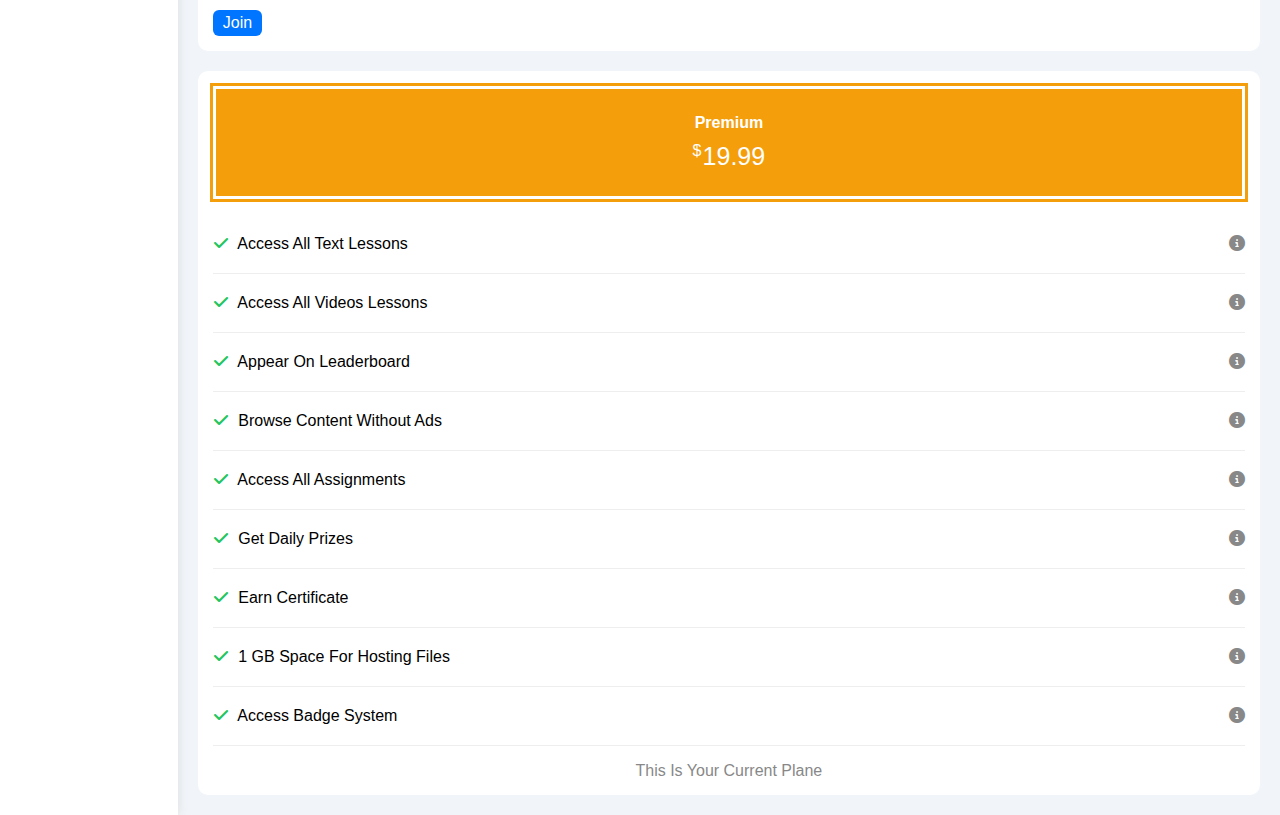
<file: plans.html>
<!DOCTYPE html>
<html lang="en">
<head>
    <meta charset="UTF-8">
    <meta http-equiv="X-UA-Compatible" content="IE=edge">
    <meta name="viewport" content="width=device-width, initial-scale=1.0">
    <link rel="stylesheet" href="css/all.min.css">
    <link rel="stylesheet" href="css/framework.css">
    <link rel="stylesheet" href="css/master.css">
    <title>Plans</title>
    <link rel="preconnect" href="https://fonts.googleapis.com">
    <link rel="preconnect" href="https://fonts.gstatic.com" crossorigin>
    <link href="https://fonts.googleapis.com/css2?family=Open+Sans:ital,wght@0,500;1,300&display=swap" rel="stylesheet">
</head>
<body>
    <div class="page d-flex">
        <div class="sidebar w-200 box-shadow bg-white p-20 p-rel">
            <h3 class="p-rel txt-c mt-0 mb-50">Elzero</h3>
            <ul>
                <li>
                    <a class="mb-5 d-flex align-center fs-14 c-black rad-6 p-10 trans" href="index.html">
                        <i class="fa-solid fa-chart-gantt"></i>
                        <span class="ml-10 fs-14">Dassboard</span>
                    </a>
                </li>
                <li>
                    <a class="mb-5 d-flex align-center fs-14 c-black rad-6 p-10 trans" href="setting.html">
                        <i class="fa-solid fa-gears"></i>
                        <span>Setting</span>
                    </a>
                </li>
                <li>
                    <a class="mb-5 d-flex align-center fs-14 c-black rad-6 p-10 trans" href="profile.html">
                        <i class="fa-regular fa-user"></i>
                        <span>Profile</span>
                    </a>
                </li>
                <li>
                    <a class="mb-5 d-flex align-center fs-14 c-black rad-6 p-10 trans" href="projects.html">
                        <i class="fa-solid fa-diagram-project"></i>
                        <span>Projects</span>
                    </a>
                </li>
                <li>
                    <a class="mb-5 d-flex align-center fs-14 c-black rad-6 p-10 trans" href="courses.html">
                        <i class="fa-solid fa-graduation-cap"></i>
                        <span>Courses</span>
                    </a>
                </li>
                <li>
                    <a class="mb-5 d-flex align-center fs-14 c-black rad-6 p-10 trans" href="friends.html">
                        <i class="fa-regular fa-circle-user"></i>
                        <span>Friends</span>
                    </a>
                </li>
                <li>
                    <a class="mb-5 d-flex align-center fs-14 c-black rad-6 p-10 trans" href="files.html">
                        <i class="fa-regular fa-file"></i>
                        <span>Files</span>
                    </a>
                </li>
                <li>
                    <a class="active mb-5 d-flex align-center fs-14 c-black rad-6 p-10 trans" href="plans.html">
                        <i class="fa-solid fa-briefcase"></i>
                        <span>Plans</span>
                    </a>
                </li>
            </ul>
        </div>
        <div class="content w-full bg-all">
            <!-- Start Head  -->
            <div class="head bg-white p-15 d-flex between-flex">
                <div class="search p-rel">
                    <input class="p-10 border" type="search" placeholder="Type A Keyword">
                </div>
                <div class="icons d-flex align-center">
                    <span class="notification p-rel">
                        <i class="fa-regular fa-bell"></i>
                    </span>
                    <img src="imgs/Avatar.png" alt="">
                </div>
            </div>
            <!-- End Head  -->
            <!-- Start Projects Page -->
            <h1 class="p-rel txt-capitalize">Plans</h1>
            <div class="plans-page m-20 d-grid-550 d-grid-mobile m-mobile gap-20">
                <div class="plan bg-white p-15 rad-10 txt-capitalize">
                    <div class="head bg-green p-25 p-mobile c-white txt-c border-white outline-g">
                        <h2 class="m-0 mb-10 fs-16">free</h2>
                        <div class="p-rel">
                            <span class="p-abs fs-16 top-0">$</span>
                            <span class="fs-25 ml-10">0.00</span>
                        </div>
                    </div>
                    <div class="info mt-10">
                        <ul>
                            <li class="pad-t20 pad-b20 bb p-rel">
                                <i class="fa-solid fa-check mr-5 c-green"></i>
                                <span>access all text lessons</span>
                                <i class="fa-solid fa-circle-info p-abs right-0 c-gray hover-info"></i>
                            </li>
                            <li class="pad-t20 pad-b20 bb p-rel">
                                <i class="fa-solid fa-check mr-5 c-green"></i>
                                <span>access all videos lessons</span>
                                <i class="fa-solid fa-circle-info p-abs right-0 c-gray hover-info"></i>
                            </li>
                            <li class="pad-t20 pad-b20 bb p-rel">
                                <i class="fa-solid fa-check mr-5 c-green"></i>
                                <span>appear on leaderboard</span>
                                <i class="fa-solid fa-circle-info p-abs right-0 c-gray hover-info"></i>
                            </li>
                            <li class="pad-t20 pad-b20 bb p-rel">
                                <i class="fa-solid fa-xmark mr-5 c-red"></i>
                                <span>browse content without ads</span>
                                <i class="fa-solid fa-circle-info p-abs right-0 c-gray hover-info"></i>
                            </li>
                            <li class="pad-t20 pad-b20 bb p-rel">
                                <i class="fa-solid fa-xmark mr-5 c-red"></i>
                                <span>access all assignments</span>
                                <i class="fa-solid fa-circle-info p-abs right-0 c-gray hover-info"></i>
                            </li>
                            <li class="pad-t20 pad-b20 bb p-rel">
                                <i class="fa-solid fa-xmark mr-5 c-red"></i>
                                <span>get daily prizes</span>
                                <i class="fa-solid fa-circle-info p-abs right-0 c-gray hover-info"></i>
                            </li>
                            <li class="pad-t20 pad-b20 bb p-rel">
                                <i class="fa-solid fa-xmark mr-5 c-red"></i>
                                <span>earn certificate</span>
                                <i class="fa-solid fa-circle-info p-abs right-0 c-gray hover-info"></i>
                            </li>
                            <li class="pad-t20 pad-b20 bb p-rel">
                                <i class="fa-solid fa-xmark mr-5 c-red"></i>
                                <span>1 GB space for hosting files</span>
                                <i class="fa-solid fa-circle-info p-abs right-0 c-gray hover-info"></i>
                            </li>
                            <li class="pad-t20 pad-b20 bb p-rel">
                                <i class="fa-solid fa-xmark mr-5 c-red"></i>
                                <span>access badge system</span>
                                <i class="fa-solid fa-circle-info p-abs right-0 c-gray hover-info"></i>
                            </li>
                        </ul>
                        <div class="join btn-shape bg-green w-fit trans hover-bg">
                            <a class="c-white" href="#">join</a>
                        </div>
                    </div>
                </div>
                <div class="plan bg-white p-15 rad-10 txt-capitalize">
                    <div class="head bg-blue p-25 c-white txt-c border-white outline-b">
                        <h2 class="m-0 mb-10 fs-16">basic</h2>
                        <div class="p-rel">
                            <span class="p-abs fs-16 top-0">$</span>
                            <span class="fs-25 ml-10">7.99</span>
                        </div>
                    </div>
                    <div class="info mt-10">
                        <ul>
                            <li class="pad-t20 pad-b20 bb p-rel">
                                <i class="fa-solid fa-check mr-5 c-green"></i>
                                <span>access all text lessons</span>
                                <i class="fa-solid fa-circle-info p-abs right-0 c-gray hover-info"></i>
                            </li>
                            <li class="pad-t20 pad-b20 bb p-rel">
                                <i class="fa-solid fa-check mr-5 c-green"></i>
                                <span>access all videos lessons</span>
                                <i class="fa-solid fa-circle-info p-abs right-0 c-gray hover-info"></i>
                            </li>
                            <li class="pad-t20 pad-b20 bb p-rel">
                                <i class="fa-solid fa-check mr-5 c-green"></i>
                                <span>appear on leaderboard</span>
                                <i class="fa-solid fa-circle-info p-abs right-0 c-gray hover-info"></i>
                            </li>
                            <li class="pad-t20 pad-b20 bb p-rel">
                                <i class="fa-solid fa-check mr-5 c-green"></i>
                                <span>browse content without ads</span>
                                <i class="fa-solid fa-circle-info p-abs right-0 c-gray hover-info"></i>
                            </li>
                            <li class="pad-t20 pad-b20 bb p-rel">
                                <i class="fa-solid fa-check mr-5 c-green"></i>
                                <span>access all assignments</span>
                                <i class="fa-solid fa-circle-info p-abs right-0 c-gray hover-info"></i>
                            </li>
                            <li class="pad-t20 pad-b20 bb p-rel">
                                <i class="fa-solid fa-check mr-5 c-green"></i>
                                <span>get daily prizes</span>
                                <i class="fa-solid fa-circle-info p-abs right-0 c-gray hover-info"></i>
                            </li>
                            <li class="pad-t20 pad-b20 bb p-rel">
                                <i class="fa-solid fa-check mr-5 c-green"></i>
                                <span>earn certificate</span>
                                <i class="fa-solid fa-circle-info p-abs right-0 c-gray hover-info"></i>
                            </li>
                            <li class="pad-t20 pad-b20 bb p-rel">
                                <i class="fa-solid fa-xmark mr-5 c-red"></i>
                                <span>1 GB space for hosting files</span>
                                <i class="fa-solid fa-circle-info p-abs right-0 c-gray hover-info"></i>
                            </li>
                            <li class="pad-t20 pad-b20 bb p-rel">
                                <i class="fa-solid fa-xmark mr-5 c-red"></i>
                                <span>access badge system</span>
                                <i class="fa-solid fa-circle-info p-abs right-0 c-gray hover-info"></i>
                            </li>
                        </ul>
                        <div class="join btn-shape bg-blue w-fit trans hover-b">
                            <a class="c-white" href="#">join</a>
                        </div>
                    </div>
                </div>
                <div class="plan bg-white p-15 rad-10 txt-capitalize">
                    <div class="head bg-orange p-25 c-white txt-c border-white outline-o">
                        <h2 class="m-0 mb-10 fs-16">premium</h2>
                        <div class="p-rel">
                            <span class="p-abs fs-16 top-0">$</span>
                            <span class="fs-25 ml-10">19.99</span>
                        </div>
                    </div>
                    <div class="info mt-10">
                        <ul>
                            <li class="pad-t20 pad-b20 bb p-rel">
                                <i class="fa-solid fa-check mr-5 c-green"></i>
                                <span>access all text lessons</span>
                                <i class="fa-solid fa-circle-info p-abs right-0 c-gray hover-info"></i>
                            </li>
                            <li class="pad-t20 pad-b20 bb p-rel">
                                <i class="fa-solid fa-check mr-5 c-green"></i>
                                <span>access all videos lessons</span>
                                <i class="fa-solid fa-circle-info p-abs right-0 c-gray hover-info"></i>
                            </li>
                            <li class="pad-t20 pad-b20 bb p-rel">
                                <i class="fa-solid fa-check mr-5 c-green"></i>
                                <span>appear on leaderboard</span>
                                <i class="fa-solid fa-circle-info p-abs right-0 c-gray hover-info"></i>
                            </li>
                            <li class="pad-t20 pad-b20 bb p-rel">
                                <i class="fa-solid fa-check mr-5 c-green"></i>
                                <span>browse content without ads</span>
                                <i class="fa-solid fa-circle-info p-abs right-0 c-gray hover-info"></i>
                            </li>
                            <li class="pad-t20 pad-b20 bb p-rel">
                                <i class="fa-solid fa-check mr-5 c-green"></i>
                                <span>access all assignments</span>
                                <i class="fa-solid fa-circle-info p-abs right-0 c-gray hover-info"></i>
                            </li>
                            <li class="pad-t20 pad-b20 bb p-rel">
                                <i class="fa-solid fa-check mr-5 c-green"></i>
                                <span>get daily prizes</span>
                                <i class="fa-solid fa-circle-info p-abs right-0 c-gray hover-info"></i>
                            </li>
                            <li class="pad-t20 pad-b20 bb p-rel">
                                <i class="fa-solid fa-check mr-5 c-green"></i>
                                <span>earn certificate</span>
                                <i class="fa-solid fa-circle-info p-abs right-0 c-gray hover-info"></i>
                            </li>
                            <li class="pad-t20 pad-b20 bb p-rel">
                                <i class="fa-solid fa-check mr-5 c-green"></i>
                                <span>1 GB space for hosting files</span>
                                <i class="fa-solid fa-circle-info p-abs right-0 c-gray hover-info"></i>
                            </li>
                            <li class="pad-t20 pad-b20 bb p-rel">
                                <i class="fa-solid fa-check mr-5 c-green"></i>
                                <span>access badge system</span>
                                <i class="fa-solid fa-circle-info p-abs right-0 c-gray hover-info"></i>
                            </li>
                        </ul>
                        <div class="join c-gray txt-c">
                            this is your current plane
                        </div>
                    </div>
                </div>
            </div>
</file>
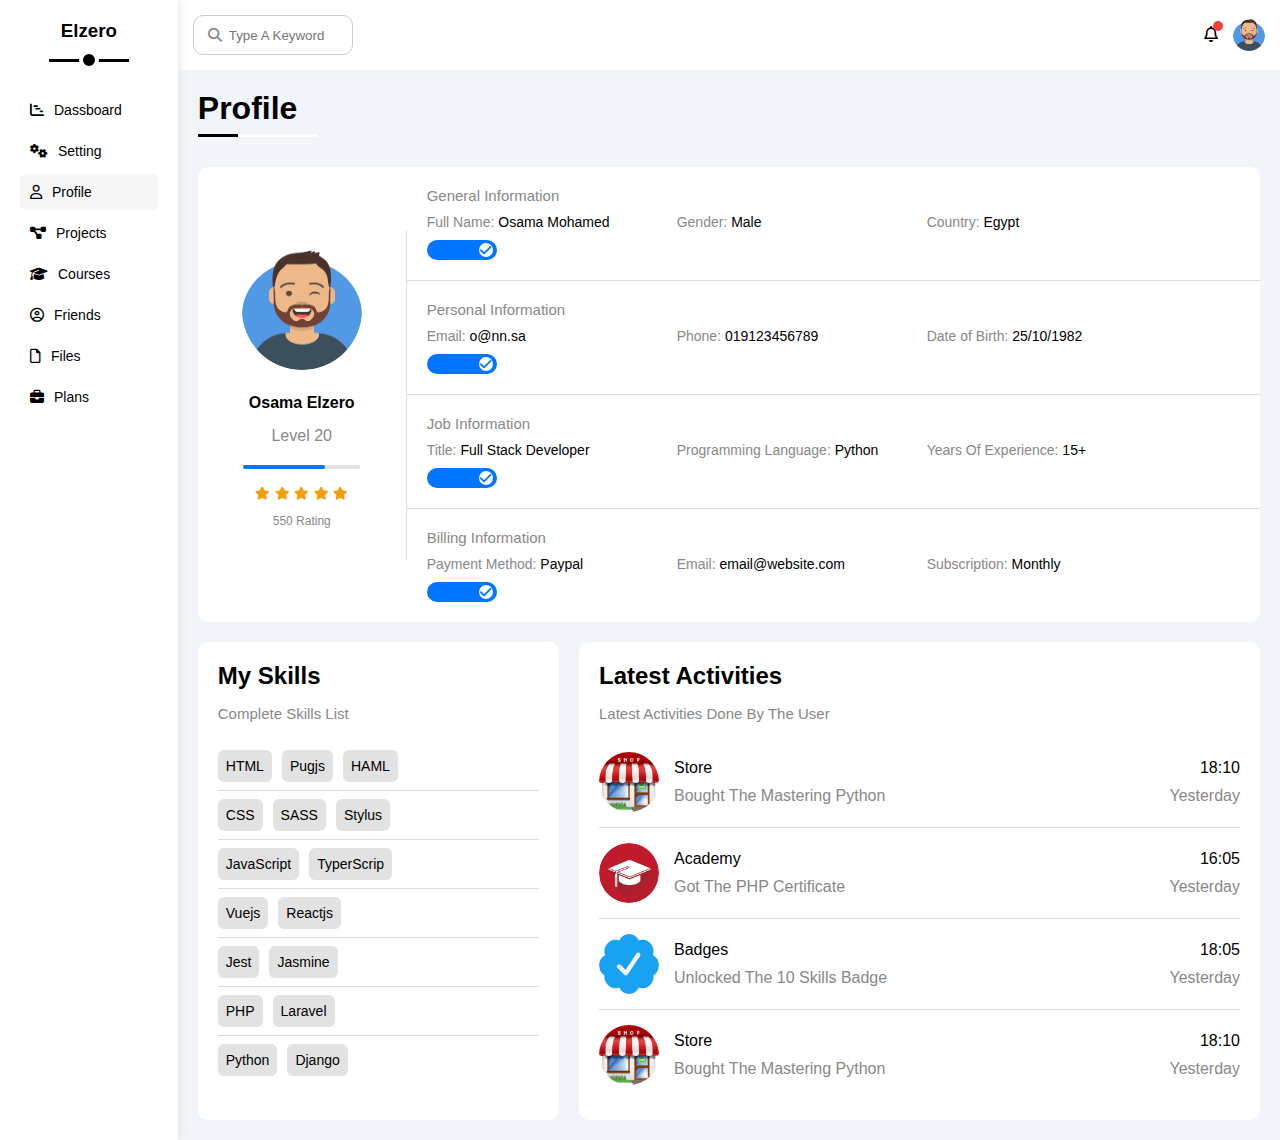
<file: profile.html>
<!DOCTYPE html>
<html lang="en">
<head>
    <meta charset="UTF-8">
    <meta http-equiv="X-UA-Compatible" content="IE=edge">
    <meta name="viewport" content="width=device-width, initial-scale=1.0">
    <link rel="stylesheet" href="css/all.min.css">
    <link rel="stylesheet" href="css/framework.css">
    <link rel="stylesheet" href="css/master.css">
    <title>Profile</title>
    <link rel="preconnect" href="https://fonts.googleapis.com">
    <link rel="preconnect" href="https://fonts.gstatic.com" crossorigin>
    <link href="https://fonts.googleapis.com/css2?family=Open+Sans:ital,wght@0,500;1,300&display=swap" rel="stylesheet">
</head>
<body>
    <div class="page d-flex">
        <div class="sidebar w-200 box-shadow bg-white p-20 p-rel">
            <h3 class="p-rel txt-c mt-0 mb-50">Elzero</h3>
            <ul>
                <li>
                    <a class="mb-5 d-flex align-center fs-14 c-black rad-6 p-10 trans" href="index.html">
                        <i class="fa-solid fa-chart-gantt"></i>
                        <span class="ml-10 fs-14">Dassboard</span>
                    </a>
                </li>
                <li>
                    <a class="mb-5 d-flex align-center fs-14 c-black rad-6 p-10 trans" href="setting.html">
                        <i class="fa-solid fa-gears"></i>
                        <span>Setting</span>
                    </a>
                </li>
                <li>
                    <a class="active mb-5 d-flex align-center fs-14 c-black rad-6 p-10 trans" href="profile.html">
                        <i class="fa-regular fa-user"></i>
                        <span>Profile</span>
                    </a>
                </li>
                <li>
                    <a class="mb-5 d-flex align-center fs-14 c-black rad-6 p-10 trans" href="projects.html">
                        <i class="fa-solid fa-diagram-project"></i>
                        <span>Projects</span>
                    </a>
                </li>
                <li>
                    <a class="mb-5 d-flex align-center fs-14 c-black rad-6 p-10 trans" href="courses.html">
                        <i class="fa-solid fa-graduation-cap"></i>
                        <span>Courses</span>
                    </a>
                </li>
                <li>
                    <a class="mb-5 d-flex align-center fs-14 c-black rad-6 p-10 trans" href="friends.html">
                        <i class="fa-regular fa-circle-user"></i>
                        <span>Friends</span>
                    </a>
                </li>
                <li>
                    <a class="mb-5 d-flex align-center fs-14 c-black rad-6 p-10 trans" href="files.html">
                        <i class="fa-regular fa-file"></i>
                        <span>Files</span>
                    </a>
                </li>
                <li>
                    <a class="mb-5 d-flex align-center fs-14 c-black rad-6 p-10 trans" href="plans.html">
                        <i class="fa-solid fa-briefcase"></i>
                        <span>Plans</span>
                    </a>
                </li>
            </ul>
        </div>
        <div class="content w-full bg-all">
            <!-- Start Head  -->
            <div class="head bg-white p-15 d-flex between-flex">
                <div class="search p-rel">
                    <input class="p-10 border" type="search" placeholder="Type A Keyword">
                </div>
                <div class="icons d-flex align-center">
                    <span class="notification p-rel">
                        <i class="fa-regular fa-bell"></i>
                    </span>
                    <img src="imgs/Avatar.png" alt="">
                </div>
            </div>
            <!-- End Head  -->
            <!-- Start Profile Page -->
            <h1 class="p-rel">Profile</h1>
            <!-- Start User Information -->
            <div class="profile m-20 m-mobile">
                <div class="main-information bg-white rad-10 d-flex align-center mb-20">
                    <div class="user-info txt-c p-20">
                            <img src="imgs/Avatar.png" alt="">
                            <h3 class="fs-16 m-0">Osama Elzero</h3>
                            <p class="mt-15 mb-20 c-gray">Level 20</p>
                            <div class="level bg-gray">
                                <span style="width: 70%"></span>
                            </div>
                            <div class="rating">
                                <i class="fa-solid fa-star c-orange fs-13"></i>
                                <i class="fa-solid fa-star c-orange fs-13"></i>
                                <i class="fa-solid fa-star c-orange fs-13"></i>
                                <i class="fa-solid fa-star c-orange fs-13"></i>
                                <i class="fa-solid fa-star c-orange fs-13"></i>
                            </div>
                            <p class="c-gray fs-12">550 Rating</p>
                    </div>
                    <div class="user-details w-full txt-c-mobile">
                        <div class="row d-flex align-center">
                            <h4 class="c-gray fs-15 fw-n w-full m-0">General Information</h4>
                            <div class="fs-14">
                                <span class="c-gray">Full Name: </span>
                                <span>Osama Mohamed</span>
                            </div>
                            <div class="fs-14">
                                <span class="c-gray">Gender: </span>
                                <span>Male</span>
                            </div>
                            <div class="fs-14">
                                <span class="c-gray">Country: </span>
                                <span>Egypt</span>
                            </div>
                            <div>
                                <label>
                                    <input class="toggle-checkbox toggle-small" type="checkbox" checked>
                                    <div class="toggle-switch switch-small"></div>
                                </label>
                            </div>
                        </div>
                        <div class="row d-flex align-center">
                            <h4 class="c-gray fs-15 fw-n w-full m-0">Personal Information</h4>
                            <div class="fs-14">
                                <span class="c-gray">Email: </span>
                                <span>o@nn.sa</span>
                            </div>
                            <div class="fs-14">
                                <span class="c-gray">Phone: </span>
                                <span>019123456789</span>
                            </div>
                            <div class="fs-14">
                                <span class="c-gray">Date of Birth: </span>
                                <span>25/10/1982</span>
                            </div>
                            <div>
                                <label>
                                    <input class="toggle-checkbox toggle-small" type="checkbox" checked>
                                    <div class="toggle-switch switch-small"></div>
                                </label>
                            </div>
                        </div>
                        <div class="row d-flex align-center">
                            <h4 class="c-gray fs-15 fw-n w-full m-0">Job Information</h4>
                            <div class="fs-14">
                                <span class="c-gray">Title: </span>
                                <span>Full Stack Developer</span>
                            </div>
                            <div class="fs-14">
                                <span class="c-gray">Programming Language: </span>
                                <span>Python</span>
                            </div>
                            <div class="fs-14">
                                <span class="c-gray">Years Of Experience: </span>
                                <span>15+</span>
                            </div>
                            <div>
                                <label>
                                    <input class="toggle-checkbox toggle-small" type="checkbox" checked>
                                    <div class="toggle-switch switch-small"></div>
                                </label>
                            </div>
                        </div>
                        <div class="row d-flex align-center">
                            <h4 class="c-gray fs-15 fw-n w-full m-0">Billing Information</h4>
                            <div class="fs-14">
                                <span class="c-gray">Payment Method: </span>
                                <span>Paypal</span>
                            </div>
                            <div class="fs-14">
                                <span class="c-gray">Email: </span>
                                <span>email@website.com</span>
                            </div>
                            <div class="fs-14">
                                <span class="c-gray">Subscription: </span>
                                <span>Monthly</span>
                            </div>
                            <div>
                                <label>
                                    <input class="toggle-checkbox toggle-small" type="checkbox" checked>
                                    <div class="toggle-switch switch-small"></div>
                                </label>
                            </div>
                        </div>
                    </div>
                </div>
                <!-- End User Information -->
                <!-- Start Other Data -->
                <div class="other-data d-flex gap-20">
                    <div class="skills bg-white rad-10 p-20 txt-c-mobile">
                        <h2 class="m-0 mb-15">My Skills</h2>
                        <p class="c-gray mb-20 fs-15">Complete Skills List</p>
                        <ul class="m-0 txt-c-mobile">
                            <li><span>HTML</span><span>Pugjs</span><span>HAML</span></li>
                            <li><span>CSS</span><span>SASS</span><span>Stylus</span></li>
                            <li><span>JavaScript</span><span>TyperScrip</span></li>
                            <li><span>Vuejs</span><span>Reactjs</span></li>
                            <li><span>Jest</span><span>Jasmine</span></li>
                            <li><span>PHP</span><span>Laravel</span></li>
                            <li><span>Python</span><span>Django</span></li>
                        </ul>
                    </div>
                    <div class="activities bg-white rad-10 p-20 txt-c-mobile">
                        <h2 class="m-0 mb-15 txt-capitalize">Latest Activities</h2>
                        <p class="c-gray fs-15 txt-capitalize">Latest Activities Done By The User</p>
                        <div class="activity d-flex txt-c-mobile align-center">
                            <img src="imgs/activity-01.png" alt="">
                            <div class="info m-0">
                                <span class="d-block mb-10 txt-capitalize">Store</span>
                                <span class="c-gray txt-capitalize">Bought The Mastering Python</span>
                            </div>
                            <div class="date">
                                <span class="d-block mb-10">18:10</span>
                                <span class="c-gray">Yesterday</span>
                            </div>
                        </div>
                        <div class="activity d-flex txt-c-mobile align-center">
                            <img src="imgs/activity-02.png" alt="">
                            <div class="info">
                                <span class="d-block mb-10 txt-capitalize">academy</span>
                                <span class="c-gray txt-capitalize">got the PHP Certificate</span>
                            </div>
                            <div class="date">
                                <span class="d-block mb-10">16:05</span>
                                <span class="c-gray txt-capitalize">Yesterday</span>
                            </div>
                        </div>
                        <div class="activity d-flex txt-c-mobile align-center">
                            <img src="imgs/activity-03.png" alt="">
                            <div class="info">
                                <span class="d-block mb-10 txt-capitalize">Badges</span>
                                <span class="c-gray txt-capitalize">unlocked the 10 skills badge</span>
                            </div>
                            <div class="date">
                                <span class="d-block mb-10">18:05</span>
                                <span class="c-gray txt-capitalize">Yesterday</span>
                            </div>
                        </div>
                        <div class="activity d-flex txt-c-mobile align-center">
                            <img src="imgs/activity-01.png" alt="">
                            <div class="info">
                                <span class="d-block mb-10 txt-capitalize">Store</span>
                                <span class="c-gray txt-capitalize">Bought The Mastering Python</span>
                            </div>
                            <div class="date">
                                <span class="d-block mb-10">18:10</span>
                                <span class="c-gray">Yesterday</span>
                            </div>
                        </div>
                    </div>
                </div>
                <!-- End Other Data -->
            </div>
            <!-- End Profile Page -->
        </div>
    </div>
</body>
</html>
</file>
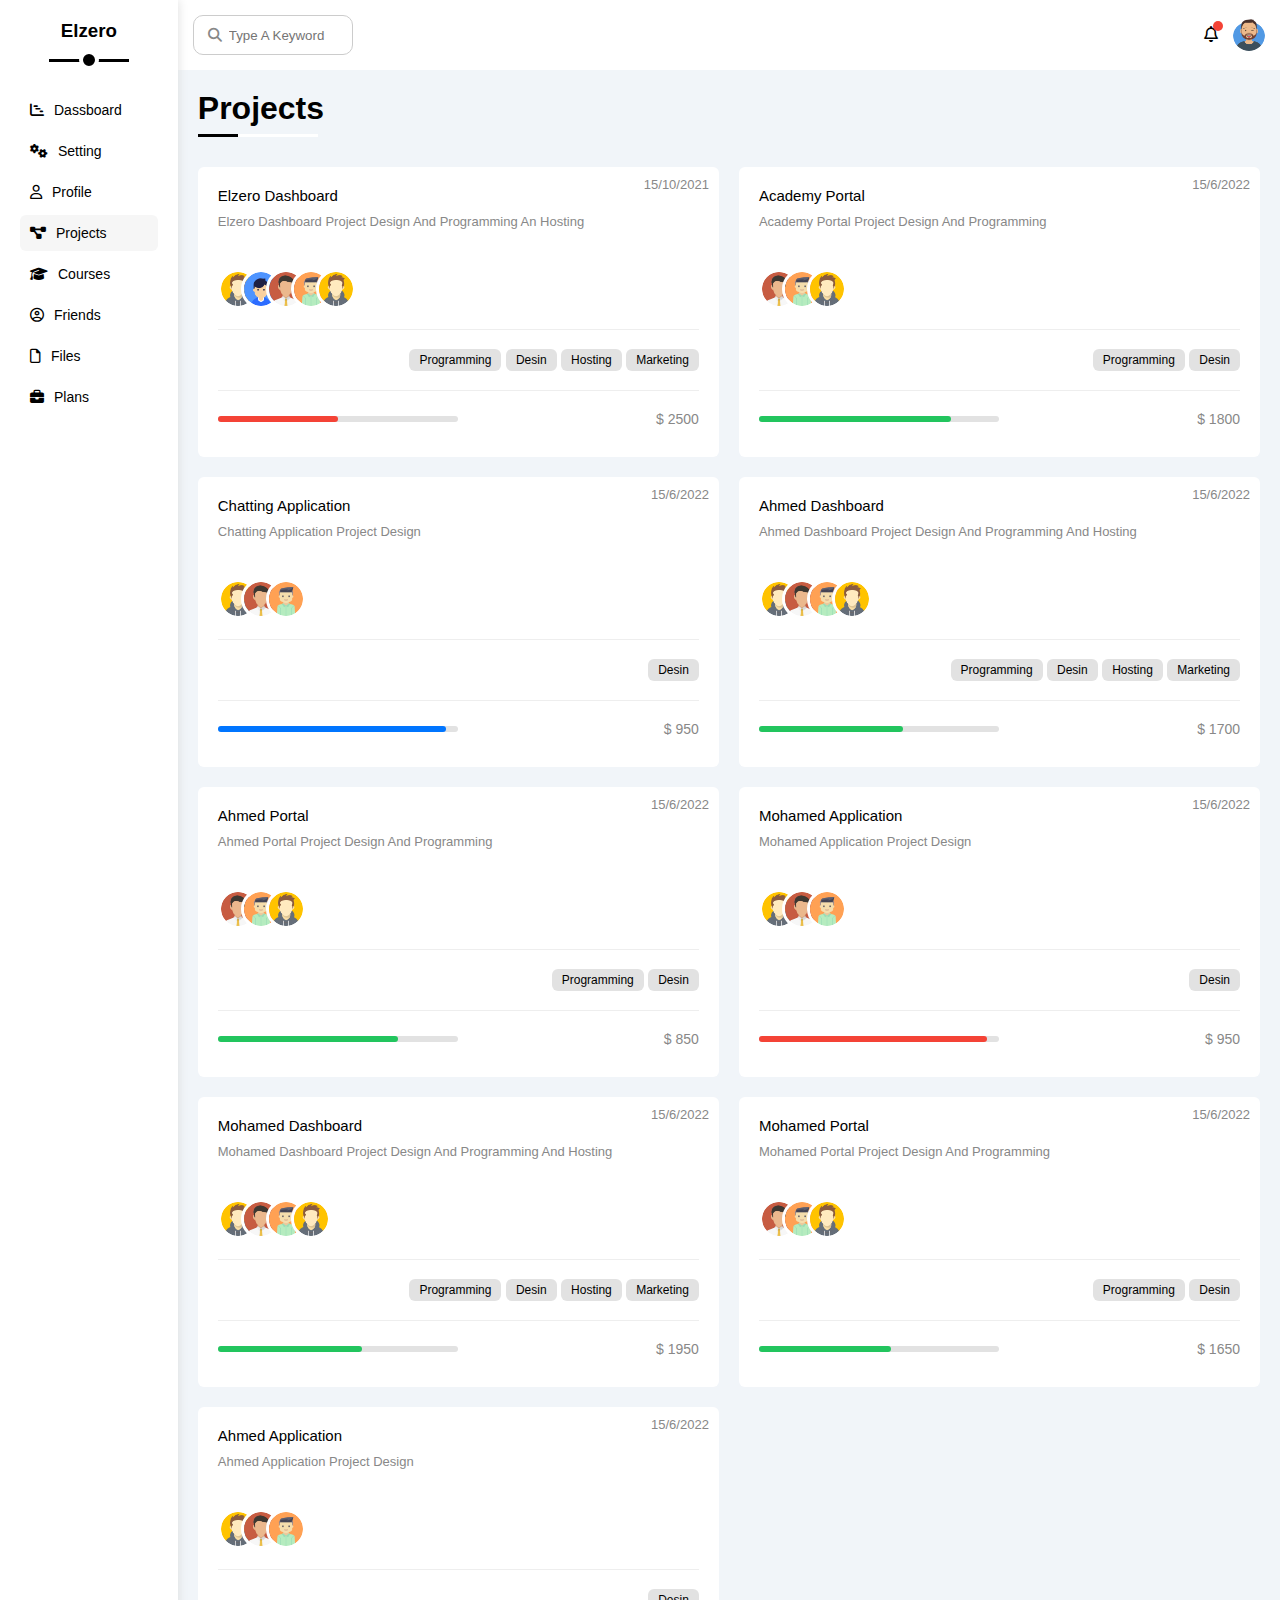
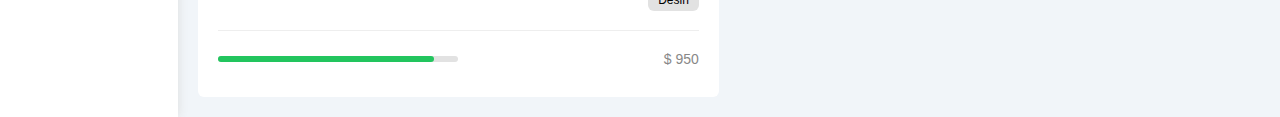
<file: projects.html>
<!DOCTYPE html>
<html lang="en">
<head>
    <meta charset="UTF-8">
    <meta http-equiv="X-UA-Compatible" content="IE=edge">
    <meta name="viewport" content="width=device-width, initial-scale=1.0">
    <link rel="stylesheet" href="css/all.min.css">
    <link rel="stylesheet" href="css/framework.css">
    <link rel="stylesheet" href="css/master.css">
    <title>Projects</title>
    <link rel="preconnect" href="https://fonts.googleapis.com">
    <link rel="preconnect" href="https://fonts.gstatic.com" crossorigin>
    <link href="https://fonts.googleapis.com/css2?family=Open+Sans:ital,wght@0,500;1,300&display=swap" rel="stylesheet">
</head>
<body>
    <div class="page d-flex">
        <div class="sidebar w-200 box-shadow bg-white p-20 p-rel">
            <h3 class="p-rel txt-c mt-0 mb-50">Elzero</h3>
            <ul>
                <li>
                    <a class="mb-5 d-flex align-center fs-14 c-black rad-6 p-10 trans" href="index.html">
                        <i class="fa-solid fa-chart-gantt"></i>
                        <span class="ml-10 fs-14">Dassboard</span>
                    </a>
                </li>
                <li>
                    <a class="mb-5 d-flex align-center fs-14 c-black rad-6 p-10 trans" href="setting.html">
                        <i class="fa-solid fa-gears"></i>
                        <span>Setting</span>
                    </a>
                </li>
                <li>
                    <a class="mb-5 d-flex align-center fs-14 c-black rad-6 p-10 trans" href="profile.html">
                        <i class="fa-regular fa-user"></i>
                        <span>Profile</span>
                    </a>
                </li>
                <li>
                    <a class="active mb-5 d-flex align-center fs-14 c-black rad-6 p-10 trans" href="projects.html">
                        <i class="fa-solid fa-diagram-project"></i>
                        <span>Projects</span>
                    </a>
                </li>
                <li>
                    <a class="mb-5 d-flex align-center fs-14 c-black rad-6 p-10 trans" href="courses.html">
                        <i class="fa-solid fa-graduation-cap"></i>
                        <span>Courses</span>
                    </a>
                </li>
                <li>
                    <a class="mb-5 d-flex align-center fs-14 c-black rad-6 p-10 trans" href="friends.html">
                        <i class="fa-regular fa-circle-user"></i>
                        <span>Friends</span>
                    </a>
                </li>
                <li>
                    <a class="mb-5 d-flex align-center fs-14 c-black rad-6 p-10 trans" href="files.html">
                        <i class="fa-regular fa-file"></i>
                        <span>Files</span>
                    </a>
                </li>
                <li>
                    <a class="mb-5 d-flex align-center fs-14 c-black rad-6 p-10 trans" href="plans.html">
                        <i class="fa-solid fa-briefcase"></i>
                        <span>Plans</span>
                    </a>
                </li>
            </ul>
        </div>
        <div class="content w-full bg-all">
            <!-- Start Head  -->
            <div class="head bg-white p-15 d-flex between-flex">
                <div class="search p-rel">
                    <input class="p-10 border" type="search" placeholder="Type A Keyword">
                </div>
                <div class="icons d-flex align-center">
                    <span class="notification p-rel">
                        <i class="fa-regular fa-bell"></i>
                    </span>
                    <img src="imgs/Avatar.png" alt="">
                </div>
            </div>
            <!-- End Head  -->
            <!-- Start Projects Page -->
            <h1 class="p-rel">Projects</h1>
            <div class="projects-page d-grid-450 gap-20 d-grid-mobile m-20 m-mobile">
                <div class="project bg-white p-20 rad-6 p-rel">
                    <span class="date c-gray fs-13 mr-auto p-abs top-10 right-10">15/10/2021</span>
                    <h2 class="m-0 mb-10 fs-15 no-bold">Elzero Dashboard</h2>
                    <p class="c-gray fs-13 txt-capitalize m-0">elzero dashboard Project Design And Programming An Hosting</p>
                    <div class="team p-rel">
                        <a class="p-abs trans" href="#"><img class="w-40 hover border-white" src="imgs/team1.png" alt=""></a>
                        <a class="p-abs trans" href="#"><img class="w-40 hover border-white" src="imgs/team2.png" alt=""></a>
                        <a class="p-abs trans" href="#"><img class="w-40 hover border-white" src="imgs/team3.png" alt=""></a>
                        <a class="p-abs trans" href="#"><img class="w-40 hover border-white" src="imgs/team4.png" alt=""></a>
                        <a class="p-abs trans" href="#"><img class="w-40 hover border-white" src="imgs/team1.png" alt=""></a>
                    </div>
                    <div class="info mt-20 p-20 p-rel bt">
                        <div class="p-abs right-0">
                            <span class="btn-shape txt-capitalize fs-12 bg-gray">programming</span>
                            <span class="btn-shape txt-capitalize fs-12 bg-gray">Desin</span>
                            <span class="btn-shape txt-capitalize fs-12 bg-gray">hosting</span>
                            <span class="btn-shape txt-capitalize fs-12 bg-gray">marketing</span>
                        </div>
                    </div>
                    <div class="progress d-flex between-flex align-center mt-20 pad-t20 pad-b10 bt">
                        <div class="bg-gray rad-6 hight-6 d-inline-flex" style="width:50%">
                            <span class="bg-red rad-6 hight-6" style="width:50%"></span>
                        </div>
                        <div class="fs-14 c-gray"> <span>$</span>
                            <span>2500</span>
                        </div>
                    </div>
                </div>
                <div class="project bg-white p-20 rad-6 p-rel">
                    <span class="date c-gray fs-13 mr-auto p-abs top-10 right-10">15/6/2022</span>
                    <h2 class="m-0 mb-10 fs-15 no-bold txt-capitalize">academy portal</h2>
                    <p class="c-gray fs-13 txt-capitalize m-0">academy portal project design and programming</p>
                    <div class="team p-rel">
                        <a class="p-abs trans" href="#"><img class="w-40 hover border-white" src="imgs/team3.png" alt=""></a>
                        <a class="p-abs trans" href="#"><img class="w-40 hover border-white" src="imgs/team4.png" alt=""></a>
                        <a class="p-abs trans" href="#"><img class="w-40 hover border-white" src="imgs/team1.png" alt=""></a>
                    </div>
                    <div class="info mt-20 p-20 p-rel bt">
                        <div class="p-abs right-0">
                            <span class="btn-shape txt-capitalize fs-12 bg-gray">programming</span>
                            <span class="btn-shape txt-capitalize fs-12 bg-gray">Desin</span>
                        </div>
                    </div>
                    <div class="progress d-flex between-flex align-center mt-20 pad-t20 pad-b10 bt">
                        <div class="bg-gray rad-6 hight-6 d-inline-flex" style="width:50%">
                            <span class="bg-green rad-6 hight-6" style="width:80%"></span>
                        </div>
                        <div class="fs-14 c-gray"> <span>$</span>
                            <span>1800</span>
                        </div>
                    </div>
                </div>
                <div class="project bg-white p-20 rad-6 p-rel">
                    <span class="date c-gray fs-13 mr-auto p-abs top-10 right-10">15/6/2022</span>
                    <h2 class="m-0 mb-10 fs-15 no-bold txt-capitalize">chatting application</h2>
                    <p class="c-gray fs-13 txt-capitalize m-0">chatting application project design</p>
                    <div class="team p-rel">
                        <a class="p-abs trans" href="#"><img class="w-40 hover border-white" src="imgs/team1.png" alt=""></a>
                        <a class="p-abs trans" href="#"><img class="w-40 hover border-white" src="imgs/team3.png" alt=""></a>
                        <a class="p-abs trans" href="#"><img class="w-40 hover border-white" src="imgs/team4.png" alt=""></a>
                    </div>
                    <div class="info mt-20 p-20 p-rel bt">
                        <div class="p-abs right-0">
                            <span class="btn-shape txt-capitalize fs-12 bg-gray">Desin</span>
                        </div>
                    </div>
                    <div class="progress d-flex between-flex align-center mt-20 pad-t20 pad-b10 bt">
                        <div class="bg-gray rad-6 hight-6 d-inline-flex" style="width:50%">
                            <span class="bg-blue rad-6 hight-6" style="width:95%"></span>
                        </div>
                        <div class="fs-14 c-gray"> <span>$</span>
                            <span>950</span>
                        </div>
                    </div>
                </div>
                <div class="project bg-white p-20 rad-6 p-rel">
                    <span class="date c-gray fs-13 mr-auto p-abs top-10 right-10">15/6/2022</span>
                    <h2 class="m-0 mb-10 fs-15 no-bold txt-capitalize">ahmed dashboard</h2>
                    <p class="c-gray fs-13 txt-capitalize m-0">ahmed dashboard project design and programming and hosting</p>
                    <div class="team p-rel">
                        <a class="p-abs trans" href="#"><img class="w-40 hover border-white" src="imgs/team1.png" alt=""></a>
                        <a class="p-abs trans" href="#"><img class="w-40 hover border-white" src="imgs/team3.png" alt=""></a>
                        <a class="p-abs trans" href="#"><img class="w-40 hover border-white" src="imgs/team4.png" alt=""></a>
                        <a class="p-abs trans" href="#"><img class="w-40 hover border-white" src="imgs/team1.png" alt=""></a>
                    </div>
                    <div class="info mt-20 p-20 p-rel bt">
                        <div class="p-abs right-0">
                            <span class="btn-shape txt-capitalize fs-12 bg-gray">programming</span>
                            <span class="btn-shape txt-capitalize fs-12 bg-gray">Desin</span>
                            <span class="btn-shape txt-capitalize fs-12 bg-gray">hosting</span>
                            <span class="btn-shape txt-capitalize fs-12 bg-gray">marketing</span>
                        </div>
                    </div>
                    <div class="progress d-flex between-flex align-center mt-20 pad-t20 pad-b10 bt">
                        <div class="bg-gray rad-6 hight-6 d-inline-flex" style="width:50%">
                            <span class="bg-green rad-6 hight-6" style="width:60%"></span>
                        </div>
                        <div class="fs-14 c-gray"> <span>$</span>
                            <span>1700</span>
                        </div>
                    </div>
                </div>
                <div class="project bg-white p-20 rad-6 p-rel">
                    <span class="date c-gray fs-13 mr-auto p-abs top-10 right-10">15/6/2022</span>
                    <h2 class="m-0 mb-10 fs-15 no-bold txt-capitalize">ahmed portal</h2>
                    <p class="c-gray fs-13 txt-capitalize m-0">ahmed portal project design and programming</p>
                    <div class="team p-rel">
                        <a class="p-abs trans" href="#"><img class="w-40 hover border-white" src="imgs/team3.png" alt=""></a>
                        <a class="p-abs trans" href="#"><img class="w-40 hover border-white" src="imgs/team4.png" alt=""></a>
                        <a class="p-abs trans" href="#"><img class="w-40 hover border-white" src="imgs/team1.png" alt=""></a>
                    </div>
                    <div class="info mt-20 p-20 p-rel bt">
                        <div class="p-abs right-0">
                            <span class="btn-shape txt-capitalize fs-12 bg-gray">programming</span>
                            <span class="btn-shape txt-capitalize fs-12 bg-gray">Desin</span>
                        </div>
                    </div>
                    <div class="progress d-flex between-flex align-center mt-20 pad-t20 pad-b10 bt">
                        <div class="bg-gray rad-6 hight-6 d-inline-flex" style="width:50%">
                            <span class="bg-green rad-6 hight-6" style="width:75%"></span>
                        </div>
                        <div class="fs-14 c-gray"> <span>$</span>
                            <span>850</span>
                        </div>
                    </div>
                </div>
                <div class="project bg-white p-20 rad-6 p-rel">
                    <span class="date c-gray fs-13 mr-auto p-abs top-10 right-10">15/6/2022</span>
                    <h2 class="m-0 mb-10 fs-15 no-bold txt-capitalize">mohamed application</h2>
                    <p class="c-gray fs-13 txt-capitalize m-0">mohamed application project design</p>
                    <div class="team p-rel">
                        <a class="p-abs" href="#"><img class="w-40 hover border-white" src="imgs/team1.png" alt=""></a>
                        <a class="p-abs" href="#"><img class="w-40 hover border-white" src="imgs/team3.png" alt=""></a>
                        <a class="p-abs" href="#"><img class="w-40 hover border-white" src="imgs/team4.png" alt=""></a>
                    </div>
                    <div class="info mt-20 p-20 p-rel bt">
                        <div class="p-abs right-0">
                            <span class="btn-shape txt-capitalize fs-12 bg-gray">Desin</span>
                        </div>
                    </div>
                    <div class="progress d-flex between-flex align-center mt-20 pad-t20 pad-b10 bt">
                        <div class="bg-gray rad-6 hight-6 d-inline-flex" style="width:50%">
                            <span class="bg-red rad-6 hight-6" style="width:95%"></span>
                        </div>
                        <div class="fs-14 c-gray"> <span>$</span>
                            <span>950</span>
                        </div>
                    </div>
                </div>
                <div class="project bg-white p-20 rad-6 p-rel">
                    <span class="date c-gray fs-13 mr-auto p-abs top-10 right-10">15/6/2022</span>
                    <h2 class="m-0 mb-10 fs-15 no-bold txt-capitalize">mohamed dashboard</h2>
                    <p class="c-gray fs-13 txt-capitalize m-0">mohamed dashboard project design and programming and hosting</p>
                    <div class="team p-rel">
                        <a class="p-abs trans" href="#"><img class="w-40 hover border-white" src="imgs/team1.png" alt=""></a>
                        <a class="p-abs trans" href="#"><img class="w-40 hover border-white" src="imgs/team3.png" alt=""></a>
                        <a class="p-abs trans" href="#"><img class="w-40 hover border-white" src="imgs/team4.png" alt=""></a>
                        <a class="p-abs trans" href="#"><img class="w-40 hover border-white" src="imgs/team1.png" alt=""></a>
                    </div>
                    <div class="info mt-20 p-20 p-rel bt">
                        <div class="p-abs right-0">
                            <span class="btn-shape txt-capitalize fs-12 bg-gray">programming</span>
                            <span class="btn-shape txt-capitalize fs-12 bg-gray">Desin</span>
                            <span class="btn-shape txt-capitalize fs-12 bg-gray">hosting</span>
                            <span class="btn-shape txt-capitalize fs-12 bg-gray">marketing</span>
                        </div>
                    </div>
                    <div class="progress d-flex between-flex align-center mt-20 pad-t20 pad-b10 bt">
                        <div class="bg-gray rad-6 hight-6 d-inline-flex" style="width:50%">
                            <span class="bg-green rad-6 hight-6" style="width:60%"></span>
                        </div>
                        <div class="fs-14 c-gray"> <span>$</span>
                            <span>1950</span>
                        </div>
                    </div>
                </div>
                <div class="project bg-white p-20 rad-6 p-rel">
                    <span class="date c-gray fs-13 mr-auto p-abs top-10 right-10">15/6/2022</span>
                    <h2 class="m-0 mb-10 fs-15 no-bold txt-capitalize">mohamed portal</h2>
                    <p class="c-gray fs-13 txt-capitalize m-0">mohamed portal project design and programming</p>
                    <div class="team p-rel">
                        <a class="p-abs trans" href="#"><img class="w-40 hover border-white" src="imgs/team3.png" alt=""></a>
                        <a class="p-abs trans" href="#"><img class="w-40 hover border-white" src="imgs/team4.png" alt=""></a>
                        <a class="p-abs trans" href="#"><img class="w-40 hover border-white" src="imgs/team1.png" alt=""></a>
                    </div>
                    <div class="info mt-20 p-20 p-rel bt">
                        <div class="p-abs right-0">
                            <span class="btn-shape txt-capitalize fs-12 bg-gray">programming</span>
                            <span class="btn-shape txt-capitalize fs-12 bg-gray">Desin</span>
                        </div>
                    </div>
                    <div class="progress d-flex between-flex align-center mt-20 pad-t20 pad-b10 bt">
                        <div class="bg-gray rad-6 hight-6 d-inline-flex" style="width:50%">
                            <span class="bg-green rad-6 hight-6" style="width:55%"></span>
                        </div>
                        <div class="fs-14 c-gray"> <span>$</span>
                            <span>1650</span>
                        </div>
                    </div>
                </div>
                <div class="project bg-white p-20 rad-6 p-rel">
                    <span class="date c-gray fs-13 mr-auto p-abs top-10 right-10">15/6/2022</span>
                    <h2 class="m-0 mb-10 fs-15 no-bold txt-capitalize">ahmed application</h2>
                    <p class="c-gray fs-13 txt-capitalize m-0">ahmed application project design</p>
                    <div class="team p-rel">
                        <a class="p-abs" href="#"><img class="w-40 hover border-white" src="imgs/team1.png" alt=""></a>
                        <a class="p-abs" href="#"><img class="w-40 hover border-white" src="imgs/team3.png" alt=""></a>
                        <a class="p-abs" href="#"><img class="w-40 hover border-white" src="imgs/team4.png" alt=""></a>
                    </div>
                    <div class="info mt-20 p-20 p-rel bt">
                        <div class="p-abs right-0">
                            <span class="btn-shape txt-capitalize fs-12 bg-gray">Desin</span>
                        </div>
                    </div>
                    <div class="progress d-flex between-flex align-center mt-20 pad-t20 pad-b10 bt">
                        <div class="bg-gray rad-6 hight-6 d-inline-flex" style="width:50%">
                            <span class="bg-green rad-6 hight-6" style="width:90%"></span>
                        </div>
                        <div class="fs-14 c-gray"> <span>$</span>
                            <span>950</span>
                        </div>
                    </div>
                </div>
            </div>
            <!-- End Projects Page -->
        </div>
    </div>
</body>
</html>
</file>
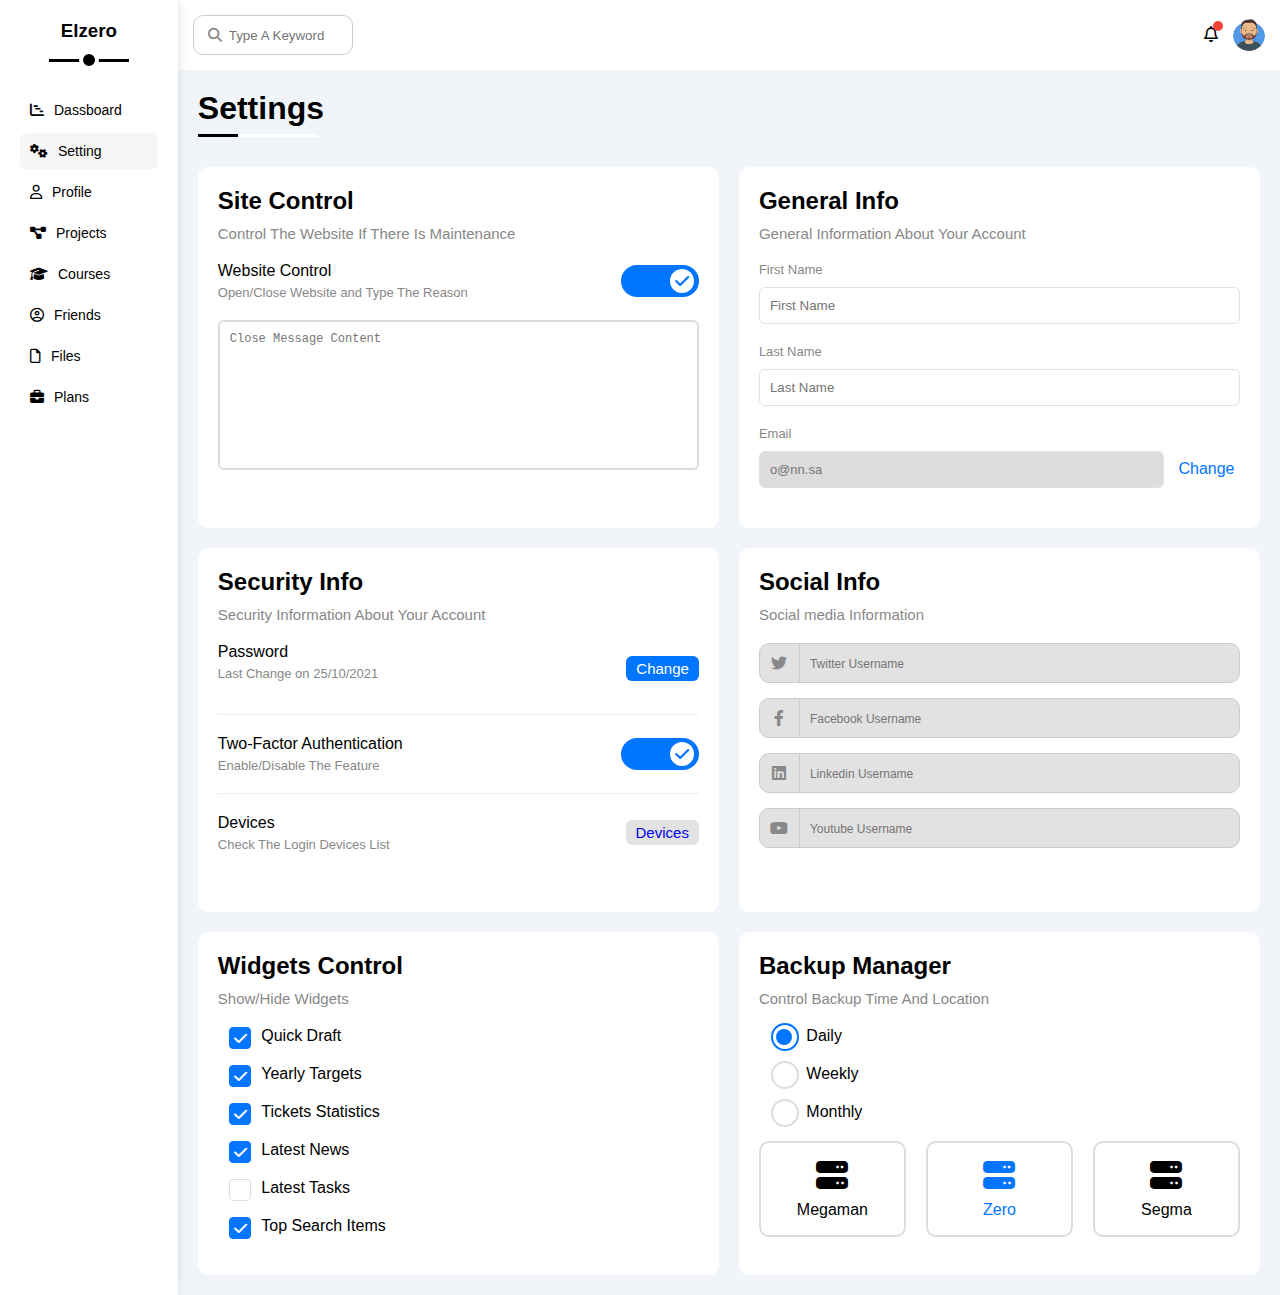
<file: setting.html>
<!DOCTYPE html>
<html lang="en">
<head>
    <meta charset="UTF-8">
    <meta http-equiv="X-UA-Compatible" content="IE=edge">
    <meta name="viewport" content="width=device-width, initial-scale=1.0">
    <link rel="stylesheet" href="css/all.min.css">
    <link rel="stylesheet" href="css/framework.css">
    <link rel="stylesheet" href="css/master.css">
    <title>Settings</title>
    <link rel="preconnect" href="https://fonts.googleapis.com">
    <link rel="preconnect" href="https://fonts.gstatic.com" crossorigin>
    <link href="https://fonts.googleapis.com/css2?family=Open+Sans:ital,wght@0,500;1,300&display=swap" rel="stylesheet">
</head>
<body>
    <div class="page d-flex">
        <div class="sidebar w-200 box-shadow bg-white p-20 p-rel">
            <h3 class="p-rel txt-c mt-0 mb-50">Elzero</h3>
            <ul>
                <li>
                    <a class="mb-5 d-flex align-center fs-14 c-black rad-6 p-10 trans" href="index.html">
                        <i class="fa-solid fa-chart-gantt"></i>
                        <span class="ml-10 fs-14">Dassboard</span>
                    </a>
                </li>
                <li>
                    <a class="active mb-5 d-flex align-center fs-14 c-black rad-6 p-10 trans" href="setting.html">
                        <i class="fa-solid fa-gears"></i>
                        <span>Setting</span>
                    </a>
                </li>
                <li>
                    <a class="mb-5 d-flex align-center fs-14 c-black rad-6 p-10 trans" href="profile.html">
                        <i class="fa-regular fa-user"></i>
                        <span>Profile</span>
                    </a>
                </li>
                <li>
                    <a class="mb-5 d-flex align-center fs-14 c-black rad-6 p-10 trans" href="projects.html">
                        <i class="fa-solid fa-diagram-project"></i>
                        <span>Projects</span>
                    </a>
                </li>
                <li>
                    <a class="mb-5 d-flex align-center fs-14 c-black rad-6 p-10 trans" href="courses.html">
                        <i class="fa-solid fa-graduation-cap"></i>
                        <span>Courses</span>
                    </a>
                </li>
                <li>
                    <a class="mb-5 d-flex align-center fs-14 c-black rad-6 p-10 trans" href="friends.html">
                        <i class="fa-regular fa-circle-user"></i>
                        <span>Friends</span>
                    </a>
                </li>
                <li>
                    <a class="mb-5 d-flex align-center fs-14 c-black rad-6 p-10 trans" href="files.html">
                        <i class="fa-regular fa-file"></i>
                        <span>Files</span>
                    </a>
                </li>
                <li>
                    <a class="mb-5 d-flex align-center fs-14 c-black rad-6 p-10 trans" href="plans.html">
                        <i class="fa-solid fa-briefcase"></i>
                        <span>Plans</span>
                    </a>
                </li>
            </ul>
        </div>
        <div class="content w-full bg-all">
            <!-- Start Head  -->
            <div class="head bg-white p-15 d-flex between-flex">
                <div class="search p-rel">
                    <input class="p-10 border" type="search" placeholder="Type A Keyword">
                </div>
                <div class="icons d-flex align-center">
                    <span class="notification p-rel">
                        <i class="fa-regular fa-bell"></i>
                    </span>
                    <img src="imgs/Avatar.png" alt="">
                </div>
            </div>
            <!-- End Head  -->
            <h1 class="p-rel">Settings</h1>
            <div class="settings-page m-20 d-grid-450 ml-20 mr-20 gap-20 d-grid-mobile">
                <!-- Start settings box -->
                <div class="site-control box p-20 bg-white rad-10">
                    <h2 class="mt-0 mb-10">Site Control</h2>
                    <p class="mt-0 mb-20 c-gray fs-15">Control The Website If There Is Maintenance</p>
                    <div class="d-flex between-flex align-center mb-20">
                        <div>
                            <span>Website Control</span>
                            <p class="mt-5 mb-0 fs-13 c-gray">Open/Close Website and Type The Reason</p>
                        </div>
                        <div>
                            <label>
                                <input class="toggle-checkbox" type="checkbox" checked>
                                <div class="toggle-switch"></div>
                            </label>
                        </div>
                    </div>
                    <textarea class="message-close p-10 rad-6 w-full c-gray fs-12" placeholder="Close Message Content"></textarea>
                </div>
                <!-- Start General Info -->
                <div class="general-info box p-20 bg-white rad-10">
                    <h2 class="mt-0 mb-10">General Info</h2>
                    <p class="mt-0 mb-20 c-gray fs-15">General Information About Your Account</p>
                    <div class="mb-20">
                        <form action="">
                            <label class="d-block c-gray fs-13 mb-10" for="first">First Name</label>
                            <input id="first" class="w-full rad-6 mb-20 c-gray p-10" type="text" placeholder="First Name">
                            <label class="d-block c-gray fs-13 mb-10" for="last">Last Name</label>
                            <input id="last" class="w-full rad-6 mb-20 c-gray p-10" type="text" placeholder="Last Name">
                            <label class="d-block c-gray fs-13 mb-10" for="email">Email</label>
                            <input id="email" class="email c-gray fs-13 rad-6 p-10" type="email" placeholder="o@nn.sa" disabled>
                            <a class="trans pointer" href="#"><span class="change c-blue ">Change</span></a>
                        </form>
                    </div>
                </div>
                <!-- End General Info -->
                <!-- Start Security Info -->
                <div class="security-info box p-20 bg-white rad-10">
                    <h2 class="mt-0 mb-10">Security Info</h2>
                    <p class="mt-0 mb-20 c-gray fs-15">Security Information About Your Account</p>
                    <div class="row mb-20 pad-b20 bb d-flex between-flex align-center">
                        <div>
                            <span class="mb-0">Password</span>
                            <p class="mt-5 c-gray fs-13">Last Change on 25/10/2021</p>
                        </div>
                        <div>
                            <a href="#" class="btn-shape fs-15 no-border c-white bg-blue">Change</a>
                        </div>
                    </div>
                    <div class="row mb-20 pad-b20 bb d-flex between-flex align-center">
                        <div>
                            <span>Two-Factor Authentication</span>
                            <p class="mt-5 mb-0 fs-13 c-gray">Enable/Disable The Feature</p>
                        </div>
                        <div>
                            <label>
                                <input class="toggle-checkbox" type="checkbox" checked>
                                <div class="toggle-switch"></div>
                            </label>
                        </div>
                    </div>
                    <div class="row mb-20 pad-b20 d-flex between-flex align-center">
                        <div>
                            <span>Devices</span>
                            <p class="mt-5 mb-0 fs-13 c-gray">Check The Login Devices List</p>
                        </div>
                        <div>
                            <a href="#" class="btn-shape fs-15 no-border bg-gray trans">Devices</a>
                        </div>
                    </div>
                </div>
                <!-- End Security Info -->
                <!-- Start Social Info -->
                <div class="social-info box p-20 bg-white rad-10">
                    <h2 class="mt-0 mb-10">Social Info</h2>
                    <p class="mt-0 mb-20 c-gray fs-15">Social media Information</p>
                    <div class="row twitter mb-15 p-10 rad-6 bg-gray p-rel border">
                        <i class="fa-brands fa-twitter c-gray"></i>
                        <input class="w-full c-gray bg-gray pad-l40 fs-12 no-border" type="text" placeholder="Twitter Username" />
                    </div>
                    <div class="row facebook mb-15 p-10 rad-6 bg-gray p-rel border">
                        <i class="fa-brands fa-facebook-f mr-10 c-gray"></i>
                        <input class="w-full c-gray bg-gray pad-l40 fs-12 no-border" type="text" placeholder="Facebook Username" />
                    </div>
                    <div class="row linkedin mb-15 p-10 rad-6 bg-gray p-rel border">
                        <i class="fa-brands fa-linkedin mr-10 c-gray"></i>
                        <input class="w-full c-gray bg-gray pad-l40 fs-12 no-border" type="text" placeholder="Linkedin Username" />
                    </div>
                    <div class="row youtube p-10 rad-6 bg-gray p-rel border">
                        <i class="fa-brands fa-youtube mr-10 c-gray"></i>
                        <input class="w-full c-gray bg-gray pad-l40 fs-12 no-border" type="text" placeholder="Youtube Username" />
                    </div>
                </div>
                <!-- End Social Info -->
                <!-- Start Social Info -->
                <div class="widgets-control box p-20 bg-white rad-10">
                    <h2 class="mt-0 mb-10">Widgets Control</h2>
                    <p class="mt-0 mb-20 c-gray fs-15">Show/Hide Widgets</p>
                    <div class="controls mb-20 ml-20">
                        <input type="checkbox" id="one" checked>
                        <label for="one">Quick Draft</label>
                    </div>
                    <div class="controls mb-20 ml-20">
                        <input type="checkbox" id="two" checked>
                        <label for="two">Yearly Targets</label>
                    </div>
                    <div class="controls mb-20 ml-20">
                        <input type="checkbox" id="three" checked>
                        <label for="three">Tickets Statistics</label>
                    </div>
                    <div class="controls mb-20 ml-20">
                        <input type="checkbox" id="four" checked>
                        <label for="four">Latest News</label>
                    </div>
                    <div class="controls mb-20 ml-20">
                        <input type="checkbox" id="five">
                        <label for="five">Latest Tasks</label>
                    </div>
                    <div class="controls mb-20 ml-20">
                        <input type="checkbox" id="six" checked>
                        <label for="six">Top Search Items</label>
                    </div>
                </div>
                <!-- Start Backup Manager -->
                <div class="backup p-20 bg-white rad-10">
                    <h2 class="mt-0 mb-10">Backup Manager</h2>
                    <p class="mt-0 mb-20 c-gray fs-15">Control Backup Time And Location</p>
                    <div class="controls mb-20">
                        <input type="radio" name="time" id="daily" checked>
                        <label for="daily">Daily</label>
                    </div>
                    <div class="controls mb-20">
                        <input type="radio" name="time"id="weekly">
                        <label for="weekly">Weekly</label>
                    </div>
                    <div class="controls mb-20">
                        <input type="radio" name="time" id="monthly">
                        <label for="monthly">Monthly</label>
                    </div>
                    <div class="backup-loaction d-flex between-flex gap-20">
                        <input type="radio" name="server" id="megaman">
                        <div class="location txt-c">
                            <label for="megaman"><i class="fa-solid fa-server fa-2x mb-10 d-block"></i> Megaman</label>
                        </div>
                        <input type="radio" name="server" id="zero" checked>
                        <div class="location txt-c">
                            <label for="zero"> <i class="fa-solid fa-server fa-2x mb-10 d-block"></i> Zero</label>
                        </div>
                        <input type="radio" name="server" id="segma">
                        <div class="location txt-c">
                            <label for="segma"> <i class="fa-solid fa-server fa-2x mb-10 d-block"></i>Segma</label>
                        </div>
                    </div>
                </div>
                <!-- End Backup Manager -->
                <!-- End settings box -->
                
            </div>
        </div>
    </div>
</body>
</html>
</file>
<file: css/framework.css>
:root {
    --blue-c: #0075FF;
    --blue-c-alt: #0d69d5;
    --orange-c: #F59E0B;
    --green-c: #22C55E;
    --red-c: #F44336;
    --gray-c: #888888;   
    --bg-gray: #e2e2e2;
    --separate: #DDDDDD;
    --bg-all: #F1F5F9;
}
/* Hide Element In Mobile */
.bg-all {
    background-color: var(--bg-all);
}
.box-shadow {
    box-shadow: 0 0 10px #ddd;
}
.c-blue {
    color: var(--blue-c);
}
.c-blue-alt {
    color: var(--blue-c-alt)
}
.c-orange {
    color: var(--orange-c);
}
.c-red {
    color: var(--red-c);
}
.c-green {
    color: var(--green-c);
}
.c-gray {
    color: var(--gray-c);
}
.c-white {
    color: white;
}
.c-black {
    color: black;
}
.line-c {
    color: var(--separate);
}
/* Start padding + margin */
.p-20 {
    padding: 20px;
}
.p-25 {
    padding: 25px;
}
.p-10 {
    padding: 10px;
}
.p-15 {
    padding: 15px;
}
.m-0 {
    margin: 0;
}
.m-10 {
    margin: 10px;
}
.m-20 {
    margin: 20px;
}
.mt-0 {
    margin-top: 0;
}
.mt-5 {
    margin-top: 5px;
}
.mt-10 {
    margin-top: 10px;
}
.mt-15 {
    margin-top: 15px;
}
.mt-20 {
    margin-top: 20px;
}
.mt-25 {
    margin-top: 25px;
}
.mt-30 {
    margin-top: 30px;
}
.mr-auto {
    margin-right: auto;
}
.mr-0 {
    margin-right: 0;
}
.mr-5 {
    margin-right: 5px;
}
.mr-10 {
    margin-right: 10px;
}
.mr-15 {
    margin-right: 15px;
}
.mr-20 {
    margin-right: 20px;
}
.ml-auto {
    margin-left: auto;
}
.ml-10 {
    margin-left: 10px;
}
.ml-20 {
    margin-left: 20px;
}
.ml-40 {
    margin-left: 40px;
}
.ml-15 {
    margin-left: 15px;
}
.mb-0 {
    margin-bottom: 0;
}
.mb-5 {
    margin-bottom: 5px;
}
.mb-10 {
    margin-bottom: 10px;
}
.mb-15 {
    margin-bottom: 15px;
}
.mb-20 {
    margin-bottom: 20px;
}
.mb-40 {
    margin-bottom: 40px;
}
.mb-50 {
    margin-bottom: 50px;
}
/* Start layaout */
.d-flex {
    display: flex;
}
.d-inline-flex {
    display: inline-flex;
}
.flex-end {
    justify-items: flex-end;
}
.flex-dir {
    flex-direction: row-reverse;
}
.flex-one {
    flex-grow: 1;
}
.flex-two {
    flex: 2;
}
.flex-grow {
    flex-grow: 2;
}
.wrap {
    flex-wrap: wrap;
}
.d-grid {
    display: grid;
}
.gap-10 {
    gap: 10px;
}
.gap-20 {
    gap: 20px;
}
.d-grid-450 {
    display: grid;
    grid-template-columns: repeat(auto-fill, minmax(450px, 1fr));
}
.d-grid-550 {
    display: grid;
    grid-template-columns: repeat(auto-fill, minmax(550px, 1fr));
}
.d-grid-200 {
    display: grid;
    grid-template-columns: repeat(auto-fill, minmax(200px, 1fr));
}
.d-grid-250 {
    display: grid;
    grid-template-columns: repeat(auto-fill, minmax(250px, 1fr));
}
.d-grid-300 {
    display: grid;
    grid-template-columns: repeat(auto-fill, minmax(300px, 1fr));
}
@media (max-width: 767px) {
    .d-grid-mobile {
        grid-template-columns: minmax(200px, 1fr);
        margin-left: 10px;
        margin-right: 10px;
        gap: 10px;
    }
}
.d-block {
    display: block;
}
.rad-6 {
    border-radius: 6px;
}
.rad-10 {
    border-radius: 10px;
}
.rad-half {
    border-radius: 50%;
}
.overflow-hid {
    overflow: hidden;
}
/* End layaout */
/* Start Colour */
.bg-gray {
    background-color: var(--bg-gray);
}
.bg-white {
    background-color: white;
}
.bg-blue {
    background-color: var(--blue-c);
}
.bg-orange {
    background-color: var(--orange-c);
}
.bg-green {
    background-color: var(--green-c);
}
.bg-red {
    background-color: var(--red-c);
}
.bg-ccc {
    background-color: #ccc;
}
.align-center {
    align-items: center;
}
.align-start
{
    align-items: flex-start;
}
/* End Colour */
/* Start position */
.p-rel {
    position: relative;
}
.p-abs {
    position: absolute;
}
.top-0 {
    top: 0;
}
.top-10 {
    top: 10px;
}
.top-20 {
    top: 20px;
}
.left-0 {
    left: 0;
}
.left-10 {
    left:10px;
}
.left-20 {
    left: 20px;
}
.right-0 {
    right: 0;
}
.right-10 {
    right: 10px;
}
/* End position */
/* Start Text format */
.txt-c {
    text-align: center;
}
.txt-capitalize {
    text-transform: capitalize;
}
.trans {
    transition: 0.3s;
}
.txt-hight {
    line-height: 1.6;
}
.txt-18 {
    line-height: 1.8;
}
.fs-12 {
    font-size: 12px;
}
.fs-13 {
    font-size: 13px;
}
.fs-14 {
    font-size: 14px;
}
.fs-15 {
    font-size: 15px;
}
.fs-16 {
    font-size: 16px;
}
.fs-25 {
    font-size: 25px;
}
.fs-40 {
    font-size: 40px;
}
.fw-n {
    font-weight: normal;
}

.fw-bold {
    font-weight: bold;
}
.no-bold {
    font-weight: normal;
}
.bt {
    border-top: 1px solid #EEEEEE;
}
.bb {
    border-bottom: 1px solid #EEEEEE;
}
.pad-15 {
    padding: 15px;
}
.pad-t10 {
    padding-top: 10px;
}
.pad-t20 {
    padding-top: 20px;
}
.pad-l15 {
    padding-left: 15px;
}
.pr-20 {
    padding-right: 20px;
}
.pl-20 {
    padding-left: 20px;
}
.pad-l30 {
    padding-left: 30px;
}
.pad-l40 {
    padding-left: 40px;
}
.pad-b10 {
    padding-bottom: 10px;
}
.pad-b15 {
    padding-bottom: 15px;
}
.pad-b20 {
    padding-bottom: 20px;
}
.pad-b30 {
    padding-bottom: 30px;
}
.pad-b40 {
    padding-bottom: 40px;
}

/* End Text format */

/* Start Width */
.w-full {
    width: 100%;
}
.w-80 {
    width: 80%;
}
.w-200 {
    width: 200px;
}

.h-full {
    height: 100%;
}
.w-fit {
    width: fit-content;
}
.w-icon40 {
    width: 40px;
    height: 40px;
}
.w-20 {
    width: 20px;
    height: 20px;
}
.w-24 {
    width: 24px;
    height: 24px;
    border-radius: 50%;
}
.w-40 {
    width: 40px;
    height: 40px;
    border-radius: 50%;
}
.w-48 {
    width: 48px;
    height: 48px;
    border-radius: 50%;
}
.w-60 {
    width: 60px;
}
.w-100 {
    width: 100px;
    height: 100px;
    border-radius: 50%;
}
.w-300 {
    width: 300px;
}
.h-200 {
    height: 200px;
}
.hight-6 {
    height: 6px;
}
/* End Width */
/* Start Border */
.border {
    border: 1px solid #ccc;
    border-radius: 10px;
}
.border-white {
    border: 3px solid white;
}
.no-border {
    border: none;
}
.outline-b {
    outline: 3px solid var(--blue-c);
}
.outline-g {
    outline: 3px solid var(--green-c);
}
.outline-o {
    outline: 3px solid var(--orange-c);
}
.pointer {
    cursor: pointer;
}
.hover:hover {
    animation: hover 0.8s infinite;
    cursor: pointer;
}
.hover-i:hover i {
    animation: hover-i 0.8s infinite;
    transition: 0.3s;
}
.hover-b:hover {
    background-color: var(--blue-c-alt);
}
.hover-bg:hover {
    background-color: #29b95e;
}
.hover-br:hover {
    background-color: #FD5D51;
}
.hover-icon:hover{
    background-color:#ccc;
}
.hover-down:hover {
    color: #0075FF;
    animation: hover 0.8s infinite;
    cursor: pointer;
}
.hover-info:hover {
    transition: 0.3s;
    color: var(--blue-c-alt);
    transform: rotate(5deg);
    cursor: pointer;
}
.vip {
    color: rgb(244 67 54 / 20%);
}
.bg-o-blue {
    background-color: rgb(0 117 255 / 20%);
}
.bg-o-green {
    background-color: rgb(34 197 94 / 20%);
}
.bg-o-red {
    background-color: rgb(244 67 54 / 20%);
}
.bg-o-orange {
    background-color: rgb(245 158 11 / 20%);
}
@keyframes hover {
    0% {
       transform: scale(1); 
    }
    50% {
        transform: scale(1.1) rotate(5deg);
    }
    100% {
        transform: scale(1); 
     }
}
@keyframes hover-i {
    0%, 100% {
        transform: translateY(0);
    }
    50% {
        transform: translateY(-5px)
    }
}
@media (max-width: 767px) {
    .hide-mobile {
        display: none;
    }
    .txt-c-mobile {
        text-align: center;
    }
    .block-mobile {
        display: block;
    }
    .m-mobile {
        margin: 10px;
    }
    .p-mobile {
        padding: 10px;
    }
    .column-mobile {
        flex-direction: column;
        align-items: center;
    }
    .gap-mobile {
        gap: 10px;
    }
}
/* Start component  */
.between-flex {
    justify-content: space-between;
}
.center-flex {
    display: flex;
    align-items: center;
    justify-content: center;
}
.btn-shape {
    padding: 4px 10px;
    border-radius: 6px;
}
/* End component  */
</file>
<file: css/master.css>
:root {
    --blue-c: #0075FF;
    --blue-c-alt: #0d69d5;
    --orange-c: #F59E0B;
    --green-c: #22C55E;
    --red-c: #F44336;
    --gray-c: #888888;   
    --bg-gray: #e2e2e2;
    --separate: #DDDDDD;
    --bg-all: #F1F5F9;
}
* {
    box-sizing: border-box;
}
body {
    font-family: sans-serif;
    margin: 0;
}
*:focus {
    outline: none;
}
ul {
    list-style: none;
    padding: 0;
}
::-webkit-scrollbar {
    width: 15px;
}
::-webkit-scrollbar-track {
    background-color: white;
}
::-webkit-scrollbar-thumb {
    background-color: var(--blue-c);
}
::-webkit-scrollbar-thumb:hover {
    background-color: var(--blue-c-alt);
}
a {
    text-decoration: none;
}
.page {
    min-height: 100vh;
}
/* Start Sidebar */
@media (min-width: 768px) {
.sidebar h3::before {
    content: "";
    position: absolute;
    background-color: black;
    width: 80px;
    height: 3px;
    bottom: -20px;
    transform: translateX(-50%);
    left: 50%;
}
.sidebar h3::after {
    content: "";
    position: absolute;
    background-color: black;
    width: 12px;
    height: 12px;
    bottom: -28px;
    transform: translateX(-50%);
    left: 50%;
    border: 4px solid white;
    border-radius: 50%;
}
}
.sidebar ul li a:hover, 
.sidebar ul li a.active {
    background-color: #F6F6F6;
}
.sidebar ul li a span {
    font-size: 14px;
    margin-left: 10px;
}
@media (max-width: 767px) {
    .sidebar {
        width: 58px;
        padding: 10px;
        }
    .sidebar h3 {
        font-size: 13px;
        margin-bottom: 15px;
    }
    .sidebar ul li span {
        display: none;
    }
    }
/* End Sidebar */
/* Start Content  */
.head .search::before {
    font-family: "Font Awesome 6 Free";
    content: "\f002";
    font-weight: 900;
    position: absolute;
    left: 15px;
    top: 50%;
    transform: translateY(-50%);
    font-size: 14px;
    color: var(--gray-c);
}
.head .search input {
    padding-left: 35px;
    width: 160px;
    height: 40px;
    transition: width 0.3s;
}
.head .search input:focus {
    width: 200px;
}
.head .search input:focus::placeholder {
    opacity: 0;
}
.head .icons .notification::before {
    content: "";
    position: absolute;
    width: 10px;
    height: 10px;
    border-radius: 50%;
    background-color: var(--red-c);
    right: -5px;
    top: -5px;
}
.head .icons img {
    width: 32px;
    height: 32px;
    border-radius: 50%;
    margin-left: 15px;
}
.page h1 {
    margin: 20px 20px 40px;
}
.page h1::before, 
.page h1::after {
    content: '';
    height: 3px;
    position: absolute;
    bottom: -10px;
    left: 0;
}
.page h1::before {
    background-color: white;
    width: 120px;
}
.page h1::after {
    background-color: black;
    width: 40px
}
/* Start Welcome Wedgit  */
.welcome .intro img{
    width: 150px;
    margin-bottom: -15px;
}
.welcome .avatar {
    width: 55px;
    height: 55px;
    border-radius: 50%;
    border: 2px solid white;
    margin-top: -31px;
    margin-left: 15px;
}
.welcome .body > div {
    flex: 1;
}
.welcome .visit {
    margin: 0 15px 15px auto;
}
@media (max-width: 767px) {
    .welcome .avatar {
        margin-left: 0;
    }
    .welcome .body > div:not(:last-child) {
        margin-bottom: 20px;
    }
}
/* Start Quic-draft  */
.quic-draft textarea {
    height: 180px;
    resize: none;
}
/* End Quic-draft  */
/* Start Targets */
.targets .target-row .icon {
    width: 80px;
    height: 80px;
    margin-right: 15px;
}
.targets .details {
    flex: 1;
}
.targets .details .progress {
    height: 4px;
}
.targets .details .progress > span {
    position: absolute;
    left: 0;
    top: 0;
    height: 100%;
}
.targets .details .progress > span span {
    position: absolute;
    bottom: 16px;
    right: -16px;
    padding: 2px 5px;
    border-radius: 5px;
    font-size: 12px;
    color: white;
}
.targets .details .progress > span span::after {
    content: '';
    border-color: transparent;
    border-width: 5px;
    border-style: solid;
    position: absolute;
    bottom: -10px;
    left: 50%;
    transform: translateX(-50%);
}
.targets .details .progress > .money span::after {
    border-top-color: var(--blue-c);
}
.targets .details .progress > .project span::after {
    border-top-color: var(--orange-c);
}
.targets .details .progress > .team span::after {
    border-top-color: var(--green-c);
}
.money .icon,
.money .progress {
    background-color: rgb(0 117 255 / 20%);
}
.projects .icon,
.projects .progress {
    background-color: rgb(245 158 11 / 20%);
}
.team .icon,
.team .progress {
    background-color: rgb(34 197 94 / 20%);
}
/* End Targets */
/* Start Tickets */
.tickets .box {
    border: 1px solid #ccc;
    width: calc(50% - 10px)
}
@media (max-width: 767px) {
    .tickets .box {
        width: 100%;
    }
}
/* End Tickets */
/* Start Latest News */
.lastest-news .row:not(:last-of-type) {
    margin-bottom: 20px;
    padding-bottom: 20px;
    border-bottom: 1px solid var(--bg-gray);
}
.lastest-news .row img {
    width: 90px;
}
@media (max-width: 767px) {
    .lastest-news .row {
        display: block;
    }
    .lastest-news .row .label {
        width: fit-content;
        margin-top: 10px;
        margin-left: auto;
        margin-right: auto;
    }
}
/* End Latest News */
/* start latest tasks */
.latest-tasks .row:not(:last-of-type) {
    margin-bottom: 20px;
    padding-bottom: 20px;
    border-bottom: 1px solid var(--bg-gray);
}
.latest-tasks .row .info {
    flex-grow: 1;
}
.latest-tasks .done {
    opacity: 0.3;
}
.latest-tasks .done h3,
.latest-tasks .done p  {
    text-decoration: line-through;
}
.latest-tasks .row .icon {
    cursor: pointer;
    transition: 0.3s;
}
.latest-tasks .row .icon i:hover {
    color: var(--red-c);
}
/* End latest tasks */
/* Start Latest Uplods */
.latest-uploads img {
    width: 40px;
    height: 40px;
}
.latest-uploads .uploads:not(:last-child) {
    margin-bottom: 10px;
    border-bottom: 1px solid var(--bg-gray);
}
.latest-uploads .uploads .size {
    margin-left: auto;
}
/* End Latest Uplods */
/* Start Last Project */
.last-project ul::before {
    content: '';
    position: absolute;
    left: 10px;
    height: 100%;
    width: 2px;
    background-color: var(--blue-c);
}
.last-project ul li::before {
    content: '';
    margin-right: 15px;
    width: 20px;
    height: 20px;
    background-color: white;
    border: 2px solid white;
    outline: 2px solid var(--blue-c);
    border-radius: 50%;
    z-index: 1;
}
.last-project ul li.done::before {
    background-color: var(--blue-c);
}
.last-project ul li.current::before {
    animation: change-color 0.8s infinite alternate;
}
/* End Last Project */
/* Start Reminders  */
.reminders .key {
    width: 15px;
    height: 15px;
    border-radius: 50%;
}
.reminders .blue {
    border-left: 3px solid var(--blue-c);
}
.reminders .green {
    border-left: 3px solid var(--green-c);
}
.reminders .orange {
    border-left: 3px solid var(--orange-c);
}
.reminders .red {
    border-left: 3px solid var(--red-c);
}
/* End Reminders  */
/* Start Social Media */
.social-media .box {
    padding-left: 70px;
}
.social-media .box i {
    position: absolute;
    top: 0;
    left: 0;
    width: 52px;
    transition: 0.3s;
}
.social-media .box i:hover {
    transform: rotate(5deg);
}
.social-media .twitter {
    background-color: rgb(29 161 242 / 20%);
    color: #1da1f2;
}
.social-media .twitter i, 
.social-media .twitter a {
    background-color: #1da1f2;
}
.social-media .facebook {
    background-color: rgb(24 119 242 / 20%);
    color: #1877f2;
}
.social-media .facebook i, 
.social-media .facebook a {
    background-color: #1877f2;
}
.social-media .youtube {
    background-color: rgb(255 0 0 / 20%);
    color: #ff0000;
}
.social-media .youtube i, 
.social-media .youtube a {
    background-color: #ff0000;
}
.social-media .linkedin {
    background-color: rgb(0 119 181 / 20%);
    color: #0077b5;
}
.social-media .linkedin i, 
.social-media .linkedin a {
    background-color: #0077b5;
}
/* End Social Media */
/* Start Project Table */
.projects .table-responsive {
    overflow-x: auto;
}
.projects table {
    min-width: 1000px;
    border-spacing: 0;
}
.projects table thead td {
    background-color: var(--bg-gray);
    padding: 15px;
    font-weight: bold;
}
.projects table tbody td {
    padding: 15px;
    border-bottom: 1px solid var(--bg-gray);
    border-left: 1px solid var(--bg-gray);
    transition: 0.3s;
}
.projects table tbody tr:hover td {
    background-color: var(--bg-gray);
}
.projects table tbody td:last-child {
    border-right: 1px solid var(--bg-gray);
}
.projects table img {
    width: 32px;
    height: 32px;
    border-radius: 50%;
    padding: 2px;
    background-color: white;
}
.projects table img:not(:first-child) {
    margin-left: -20px;
}
.projects table span.label {
    margin-left: auto;
}
/* End Project Table */
/* End Welcome Wedgit  */
/* Start Setting Page */
@media (max-width: 767px) {
    .settings-page .box {
        padding: 10px;
    }
}
.settings-page .message-close {
    height: 150px;
    max-height: 150px;
    resize: none;
    outline: none;
    border: 2px solid var(--separate);
}
.settings-page .message-close:focus::placeholder {
    opacity: 0;
}
.settings-page .message-close:focus {
    border: 1px solid var(--gray-c);
}
.settings-page .general-info input {
    outline: none;
    border: 1px solid var(--bg-gray);
    transition: 0.3s;
}
.settings-page .general-info input:focus {
    border: 1px solid var(--gray-c);
    background-color: var(--bg-gray);
}
.settings-page .general-info input:focus::placeholder {
    opacity: 0;
}
.settings-page .general-info input.email {
    width: calc(100% - 76px);
    margin-right: 10px;
}
@media (max-width: 767px) {
    .settings-page .general-info input.email {
        width: 75%;
        margin-right: 5px;
    }
}
.settings-page .general-info a:hover {
    color: var(--blue-c-alt);
    font-weight: bold;
}
/* Start Security Info */
.settings-page .security-info a:hover {
    font-weight: bold;
}
/* End Security Info */
/* Start Social Info */
.settings-page .social-info .row input:focus {
    opacity: 0;
}
.settings-page .social-info .row:focus-within i {
    color: black;
}
.settings-page .social-info .row i{
    position: absolute;
    border-right: 1px solid #ccc;
    top: 0;
    left: 0;
    height: 100%;
    width: 40px;
    display: flex;
    align-items: center;
    justify-content: center;
}
/* End Social Info */
/* Start Widgets Conrol */
.widgets-control .controls input[type="checkbox"] {
    --webkit-apperance: none;
    appearance: none;
}
.widgets-control .controls label{
    position: relative;
    padding-left: 12px;
    cursor: pointer;
}
.widgets-control .controls input[type="checkbox"]:checked + label::after {
    transform: scale(1);
}
.widgets-control .controls label::before {
    content: '';
    position: absolute;
    width: 20px;
    height: 20px;
    border: 1px solid var(--separate);
    border-radius: 4px;
    left: -20px;
}
.widgets-control .controls label:hover:before {
    border: 1px solid var(--blue-c-alt);
}
.widgets-control .controls label::after {
    font-family: "Font Awesome 6 Free";
    font-weight: 900;
    content: '\f00c';
    position: absolute;
    width: 20px;
    height: 20px;
    color: white;
    font-size: 15px;
    display: flex;
    justify-content: center;
    align-items: center;
    background-color: var(--blue-c);
    border: 1px solid var(--blue-c);
    border-radius: 4px;
    left: -20px;
    top: 0;
    transform: scale(0) rotate(360deg);
    transition: 0.3s;
}
/* End Widgets Conrol */
/* Start Backup Manager */
.backup .controls input[type="radio"] {
    --webkit-apperance: none;
    appearance: none;
}
.backup .controls label {
    position: relative;
    padding-left: 35px;
    cursor: pointer;
}
.backup .controls label::before {
    content: '';
    position: absolute;
    left: 0;
    top: 50%;
    margin-top: -13px;
    width: 24px;
    height: 24px;
    border-radius: 50%;
    border: 2px solid var(--separate);
}
.backup .controls label:hover:before {
    content: '';
    border: 2px solid var(--blue-c-alt);
}
.backup .controls label::after {
    content: '';
    position: absolute;
    left: 5px;
    top: 2px;
    width: 16px;
    height: 16px;
    display: flex;
    justify-content: center;
    align-items: center;
    border-radius: 50%;
    background-color: var(--blue-c);
    transition: 0.3s;
    transform: scale(0);
}
.backup .controls input[type="radio"]:checked + label::before{
    border-color: var(--blue-c);
}
.backup .controls input[type="radio"]:checked + label::after{
    transform: scale(1);
}
.backup-loaction input {
    -webkit-appearance: none;
    appearance: none;
    position: absolute;
}
.backup-loaction input[type="radio"]:checked + .location i,
.backup-loaction input[type="radio"]:checked + .location label {
    color: var(--blue-c);
    border-color: var(--blue-c);
}
.backup-loaction .location i{
    cursor: pointer;
}
.backup-loaction .location {
    position: relative;
    width: 100%;
    padding-top: 16px; 
    padding-bottom: 16px;
    border: 2px solid var(--separate);
    border-radius: 10px;
}
.backup-loaction .location:hover,
.backup-loaction .location.active {
    color: var(--blue-c-alt);
    border-color: var(--blue-c-alt);
}
@media (max-width: 767px){
    .backup-loaction {
        gap: 10px;
    }
    .backup-loaction .location {
        padding-top: 10px;
        padding-bottom: 10px;
    }
    .backup-loaction .location i {
        margin-bottom: 5px;
        font-size: 20px;
    }
    .settings-page .backup {
        padding: 10px;
    }
}
/* End  Backup Manager */
/* Components  */
/* Start Toggle */
.toggle-checkbox {
    --webkit-appearance: none;
    display: none;
}
.toggle-switch {
    background-color: var(--separate);
    width: 78px;
    height: 32px;
    border-radius: 16px;
    position: relative;
    transition: 0.3s;
    cursor: pointer;
}
.toggle-switch::before {
    font-family: "Font Awesome 6 Free";
    content: '\f00d';
    font-weight: 900;
    background-color: white;
    color: var(--separate);
    width: 24px;
    height: 24px;
    border-radius: 50%;
    position: absolute;
    display: flex;
    align-items: center;
    justify-content: center;
    top: 4px;
    left: 4px;
    transition: 0.3s;
}
.toggle-checkbox:checked + .toggle-switch {
    background-color: var(--blue-c);
}
.toggle-checkbox:checked + .toggle-switch::before {
    content: '\f00c';
    margin-left: 45px;
    color: var(--blue-c);
}
/* Profile Small Toglle */
.profile .switch-small {
    width: 70px;
    height: 20px;
    border-radius: 10px;
}
@media (max-width: 767px) {
    .profile .switch-small {
        margin: auto;
    }
}
.profile .switch-small::before {
    width: 14px;
    height: 14px;
    top: 3px;
    left: 4px;
}
.profile .toggle-checkbox:checked + .switch-small::before {
    margin-left: 48px;
    font-size: 13px;
}
/* End Toggle */
/* Start Disabled */
.settings-page :disabled {
    cursor: no-drop;
    background-color: var(--separate);
    color: var(--bg-gray);
}
/* End Disabled */
/* Components  */
/* End Setting Page */
/* Start Profile Page */
@media (max-width: 767px) {
    .profile .main-information {
        flex-direction: column;
        padding: 10px;
    }
}
.profile .main-information .user-info {
    width: 250px;    
}
@media (min-width: 768px) {
    .profile .main-information .user-info {
        border-right: 1px solid var(--separate);
    }
}
.profile .main-information .user-info > img {
    width: 120px;
    height: 120px;
    border-radius: 50%;
    margin-bottom: 20px;
}
.profile .main-information .user-info .level {
    height: 4px;
    width: 70%;
    margin-left: auto;
    margin-right: auto;
    margin-bottom: 15px;
    position: relative;
    border-radius: 20px;
}
.profile .main-information .user-info .level span {
    position: absolute;
    top: 0;
    left: 0;
    background-color: var(--blue-c);
    height: 100%;
    border-radius: 20px;
}
.profile .user-details .row {
    flex-wrap: wrap;
    border-bottom: 1px solid var(--separate);
    transition: 0.3s;
    padding: 20px;
}
.profile .user-details .row:last-child {
    border: none;
}
.profile .user-details .row:hover {
    background-color: #EEEEEE;
}
.profile .user-details .row > div {
    min-width: 250px;
    padding: 10px 0 0;
}
@media (max-width: 767px) {
    .other-data {
        flex-direction: column;
    }
    .other-data .activities .activity {
        flex-direction: column;
    }
}
.other-data .skills {
    flex-grow: 1;
}
.other-data .skills ul li {
    padding-bottom: 15px;
    padding-top: 15px;
    border-bottom: 1px solid var(--separate);
}
.other-data .skills ul li:last-child {
    border: none;
}
.other-data .skills ul li span {
    padding: 8px;
    background-color: var(--bg-gray);
    border-radius: 6px;
    font-size: 14px;
}
.other-data .skills ul li span:not(:last-child) {
    margin-right: 10px;
}
.other-data .activities {
    flex-grow: 2;
}
.other-data .activities .activity {
    padding-top: 15px;
    padding-bottom: 15px;
    border-bottom: 1px solid var(--separate);
}
.other-data .activities .activity:last-child {
    border: none;
    padding-bottom: none;
}
.other-data .activities .activity img {
    width: 60px;
    height: 60px;
    border-radius: 50%;
    margin-right: 15px;
}
@media (min-width: 768px) {
.other-data .activities .activity .date {
    margin-left: auto;
    text-align: right;
}
}
@media (max-width: 767px) {
    .other-data .activities .activity img {
        margin-right: 0;
        margin-bottom: 15px;
    }
    .other-data .activities .activity .date {
        margin-top: 15px;
    }
}
/* End Profile Page */
/* Start Projets Page  */
.projects-page .project .team {
    height: 40px;
    margin-top: 40px;
}
.projects-page .project .team a{
    transition: 0.3s;
}
.projects-page .project .team :nth-child(2) {
    left: 23px;
    z-index: 1;
}
.projects-page .project .team :nth-child(3) {
    left: 48px;
    z-index: 2;
}
.projects-page .project .team :nth-child(4) {
    left: 73px;
    z-index: 3;
}
.projects-page .project .team :nth-child(5) {
    left: 98px;
    z-index: 4;
}
.projects-page .project .team a:hover{
    z-index: 100;
}
/* End Projets Page  */
/* Start Courses page */
.courses-page .course .info {
    transform: translateY(-10px);
}
.courses-page .course .info a:hover span {
    background-color: var(--blue-c-alt);
}
/* End Courses page */
/* Start Files Page */
.files-page .file-stat {
    min-width: 260px;
}
/* End Files Page */
/* Start Animation */
@keyframes change-color {
    from {
        background-color: var(--blue-c);
    }
    to {
        background-color: white;
    }
}
/* End Animation */
</file>
